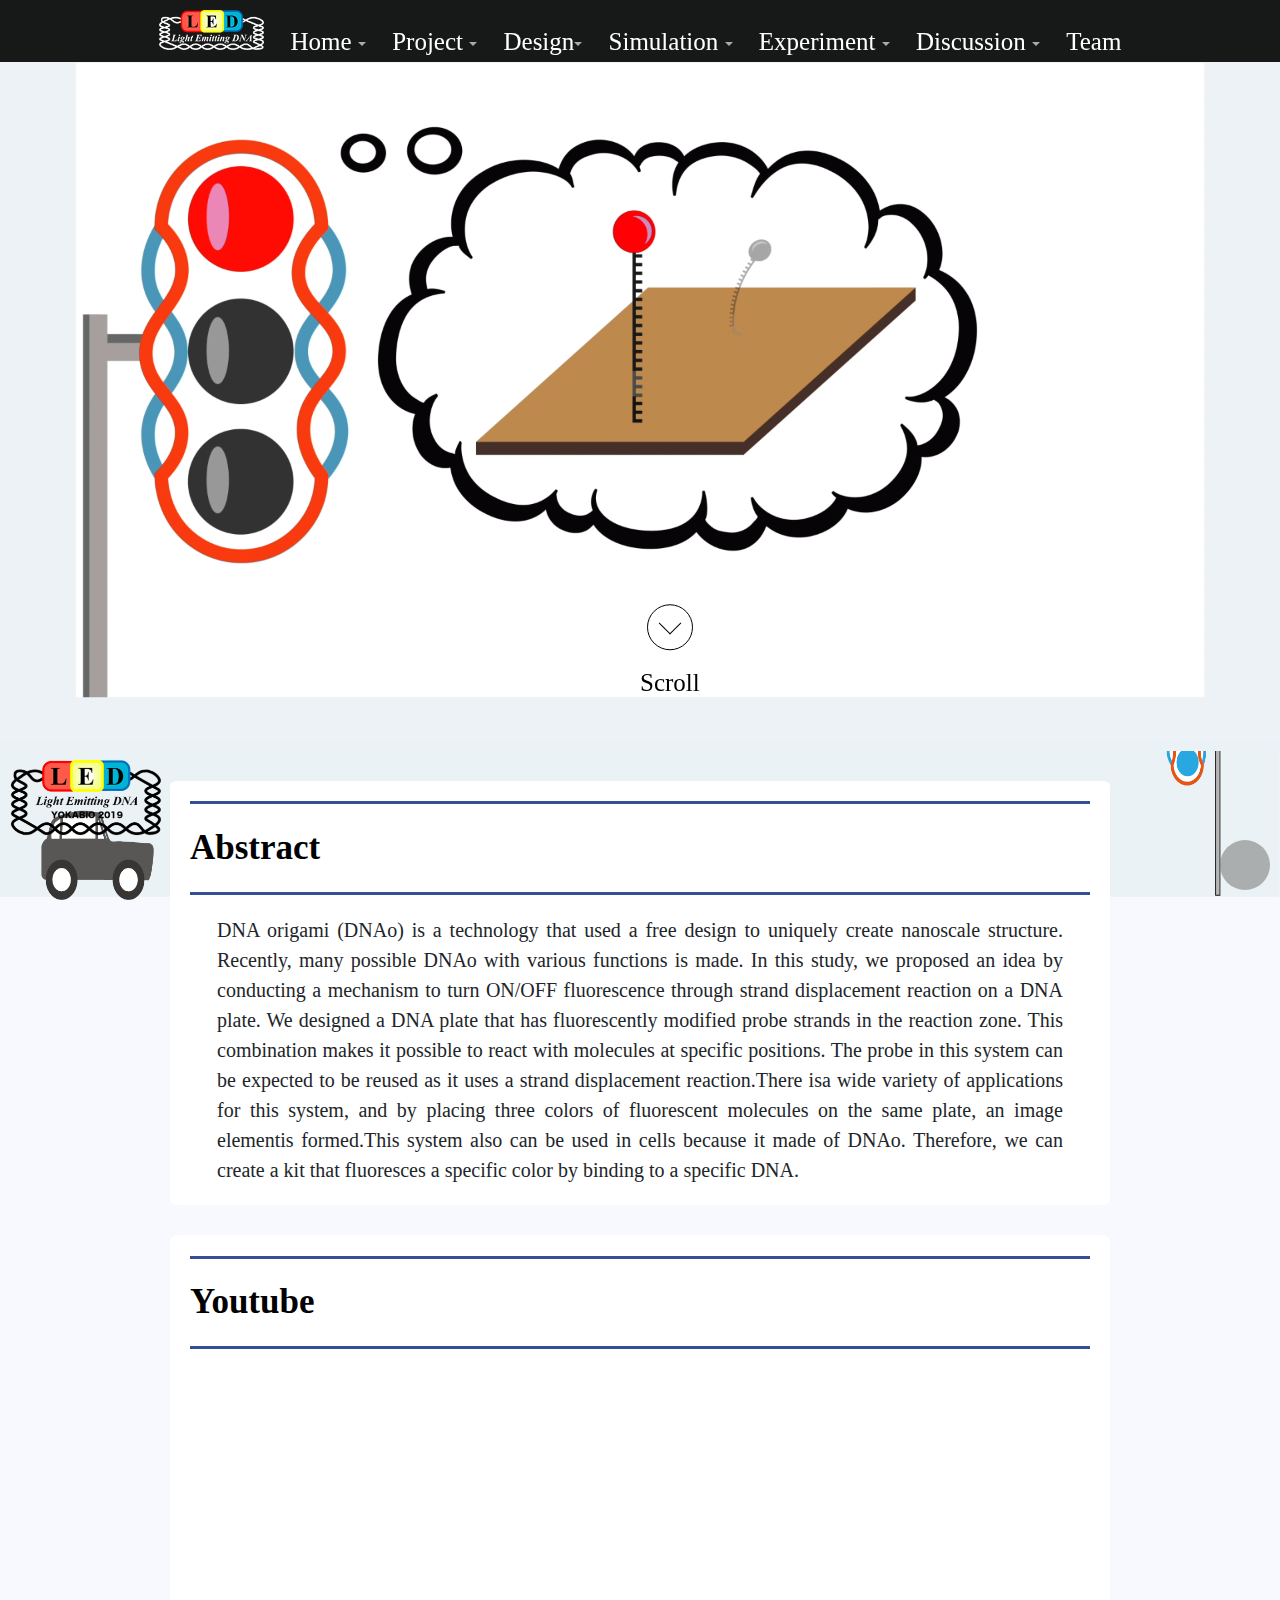
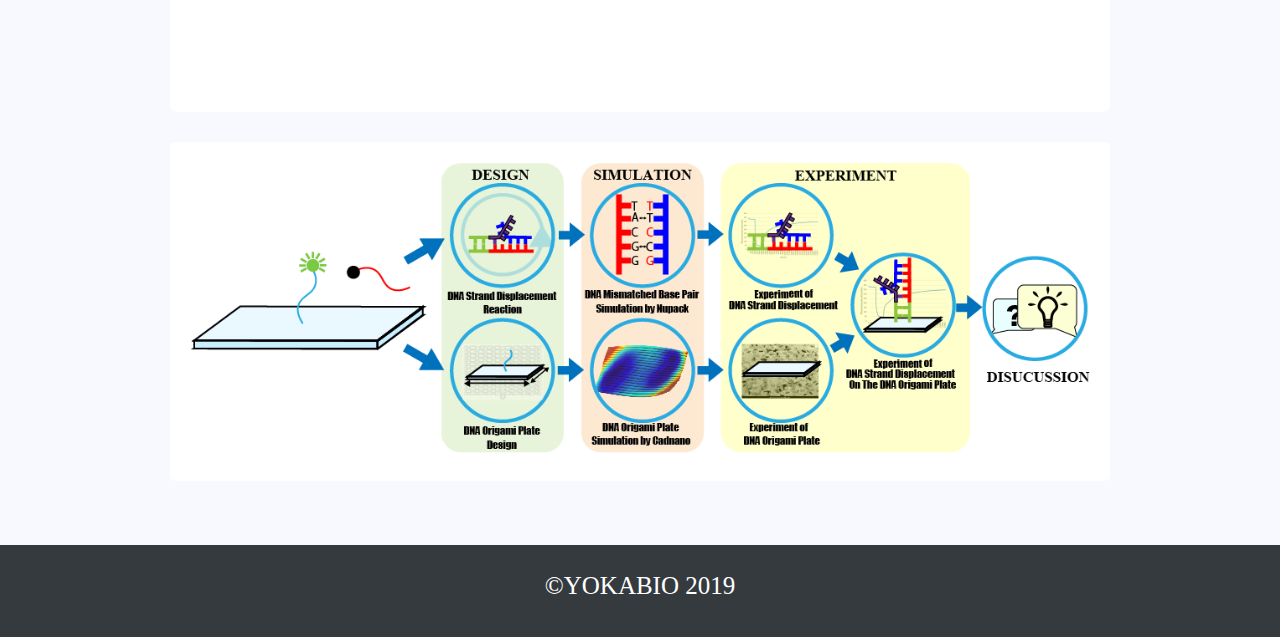
<file: index.html>
<!doctype html>

<html lang="ja">



<head>

	<meta charset="utf-8">

	<meta name="viewport" content="width=device-width, initial-scale=1, shrink-to-fit=no">

	<meta http-equiv="x-ua-compatible" content="ie=edge">


	<link rel="stylesheet" href="Web/common.css">


	<link rel="stylesheet" href="https://use.fontawesome.com/releases/v5.2.0/css/all.css" integrity="sha384-hWVjflwFxL6sNzntih27bfxkr27PmbbK/iSvJ+a4+0owXq79v+lsFkW54bOGbiDQ" crossorigin="anonymous">


	<title>YOKABIO2019</title>


	<script src="https://ajax.googleapis.com/ajax/libs/jquery/3.2.1/jquery.min.js"></script>
	<script src="Web/js/jquery.rwdImageMaps.min.js"></script>
	<script src="Web/cjs/ham_menu.js"></script>
	<script src="Web/cjs/imagemap.js"></script>
	<script src="Web/cjs/menu_scroll.js"></script>
	<script src="Web/cjs/scroll.js"></script>
	<script src="Web/cjs/submenu.js"></script>
	<script src="Web/cjs/submenu_k.js"></script>
	<script src="Web/cjs/top_image.js"></script>
</head>



<body>
	<!--Topについて-->
	<header>
		<div class="space"></div>
		<video src="Web/img/main.mp4" loop autoplay muted playsinline ></video>
		<a href="#subA"><span></span>Scroll</a>
	</header>
		
	<!--ハンバーガーメニュー-->
	<div class="navToggle">
		<span></span><span></span><span></span><span>menu</span>
	</div>
	<nav class="globalMenuSp">
		<ul>
			<div class="space"></div><div class="space"></div><div class="space"></div><div class="space"></div>
			<li><a href="Web/Home/Home.html">Home <span class="caret"></span></a></li>
			<li><a href="Web/Project/Project.html">Project <span class="caret"></span></a></li>
			<li><a href="Web/Design/Design.html">Design<span class="caret"></span></a></li>
			<li><a href="Web/Simulation/Simulation.html">Simulation <span class="caret"></span></a></li>
			<li><a href="Web/Experiment/Experiment.html">Experiment <span class="caret"></span></a></li>
			<li><a href="Web/Discussion/Discussion.html">Discussion<span class="caret"></span></a></li>
			<li><a href="Web/Team/Team.html">Team</a></li>
		</ul>
	</nav>
		
			
	<!--↓ナビゲーションバー(メイン)↓-->
	<nav id="menu-wrap2">
		<div class="cp_navi">
		<ul>
			<li><a href="Web/Home/Home.html"><img src="Web/img/icon.png" height="40px"><a></li>
			<li>
				<a href="Web/Home/Home.html">Home <span class="caret"></span></a>
				<div>
				<ul>
					<li><a href="Web/Home/Home.html#ABSTRACT">Abstract</a></li>
					<li><a href="Web/Home/Home.html#YOUTUBE">Youtube</a></li>
				</ul>
				</div>
			</li>
			<li>
				<a href="Web/Project/Project.html">Project <span class="caret"></span></a>
				<div>
				<ul>
					<li><a href="Web/Project/Project.html#Background">Background</a></li>
					<li><a href="Web/Project/Project.html#TheProblem">The Problem</a></li>
					<li><a href="Web/Project/Project.html#Idea">Our idea</a></li>
				</ul>
				</div>
			</li>
			<li>
				<a href="Web/Design/Design.html">Design<span class="caret"></span></a>
				<div>
				<ul>
					<li><a href="Web/Design/Design.html#Mechanism">Mechanism</a></li>
					<li><a href="Web/Design/Design.html#DNAo">DNA origami</a></li>
					<li><a href="Web/Design/Design.html#DSD">DNA strand displacement network</a></li>
				</ul>
				</div>
			</li>
			<li>
				<a href="Web/Simulation/Simulation.html">Simulation <span class="caret"></span></a>
				<div>
				<ul>
					<li><a href="Web/Simulation/Simulation.html#cadnano">cadnano</a></li>
					<li><a href="Web/Simulation/Simulation.html#nupack">nupack</a></li>
				</ul>
				</div>
			</li>
			<li>
				<a href="Web/Experiment/Experiment.html">Experiment <span class="caret"></span></a>
				<div>
				<ul>
					<li><a href="Web/Experiment/Experiment.html#DNAo">DNA origami</a></li>
					<li><a href="Web/Experiment/Experiment.html#DSDr">DNA strand displacement reaction</a></li>
					<li><a href="Web/Experiment/Experiment.html#san">DNA strand displacement reaction on the DNA origami</a></li>
				</ul>
				</div>
			</li>
			<li>
				<a href="Web/Discussion/Discussion.html">Discussion <span class="caret"></span></a>
				<div>
				<ul>
					<li><a href="Web/Discussion/Discussion.html#Summary">Summary</a></li>
					<li><a href="Web/Discussion/Discussion.html#eva">Evaluate our method</a></li>
					<li><a href="Web/Discussion/Discussion.html#Future">Future</a></li>
					<li><a href="Web/Discussion/Discussion.html#ELSI">ELSI</a></li>
				</ul>
				</div>
			</li>							
			<li><a href="Web/Team/Team.html">Team</a></li>
		</ul>
		</div>
	</nav>
	<!--↑ナビゲーションバー(メイン)↑-->
				
	<!--↓ナビゲーションバー(サブ)-->
	<div id="na">
		<div id="navitop">
			<li><a href="Web/Home/Home.html"><img src="Web/img/icon2.png"><a></li>
		</div>
	</div>
	<!--↑ナビゲーションバー(サブ)↑-->
				
	<!--↓トップに戻るボタン↓-->
	<div id="page_top">
		<i class="fas fa-angle-double-up fa-2x faa-bounce animated-hover top-bottom"></i>
	<a href="#"></a></div>
	<!--↑トップに戻るボタン↑-->
		
						
   <!--<div class="space"></div>-->
		

		
		
		
		
	<main class="container">
		
		<div class="space" id="subA"></div>

		<div class="section1"  id="ABSTRACT">
			<h1>Abstract</h1>
			<div class="space"></div>
			<p>DNA origami  (DNAo) is a technology that used a free design to uniquely create nanoscale structure.  Recently,  many  possible DNAo  with  various  functions is made.  In  this  study,  we proposed an idea by conducting a mechanism to turn ON/OFF fluorescence through strand displacement  reaction  on  a  DNA  plate.  We  designed  a  DNA  plate  that has fluorescently modified probe strands in the reaction zone. This combination makes it possible to react with molecules at specific positions. The probe in this system can be expected to be reused as it uses a strand displacement reaction.There isa wide variety of applications for this system, and by placing three colors of fluorescent molecules on the same plate, an image elementis formed.This system also can be used in cells because it made of DNAo. Therefore, we can create a kit that fluoresces a specific color by binding to a specific DNA.</p>
		</div>
	
		<div class="space"></div>

		<div class="section1" id="YOUTUBE">
			<h1>Youtube</h1>
			<div class="space"></div>
			<iframe width="560" height="315" src="https://www.youtube.com/embed/KiOaqvqnDb8" frameborder="0" allow="accelerometer; autoplay; encrypted-media; gyroscope; picture-in-picture" allowfullscreen></iframe>
		</div>
						
		<div class="space"></div>
						
		<div class="section1">
			<img class="imageIn" src="Web/img/map.png" usemap="#image-map">
			<map name="image-map">
				<area shape="circle" coords="374,88,64" href="Web/Design/Design.html#DSD"/>
				<area shape="circle" coords="540,88,62" href="Web/Simulation/Simulation.html#nupack"/>
				<area shape="circle" coords="707,88,64" href="Web/Experiment/Experiment.html#DSDr"/>
				<area shape="circle" coords="373,248,61" href="Web/Design/Design.html#DNAo"/>
				<area shape="circle" coords="541,249,61" href="Web/Simulation/Simulation.html#cadnano"/>
				<area shape="circle" coords="705,249,64" href="Web/Experiment/Experiment.html#DNAo" alt="" />
				<area shape="circle" coords="854,172,63" href="Web/Experiment/Experiment.html#san"/>
				<area shape="circle" coords="1009,174,64" href="Web/Discussion/Discussion.html"/>
			</map>
		</div>
		
		
	</main>


	<footer>
		<p>&copy;YOKABIO 2019</p>
	</footer>

</body>

</html>
</file>
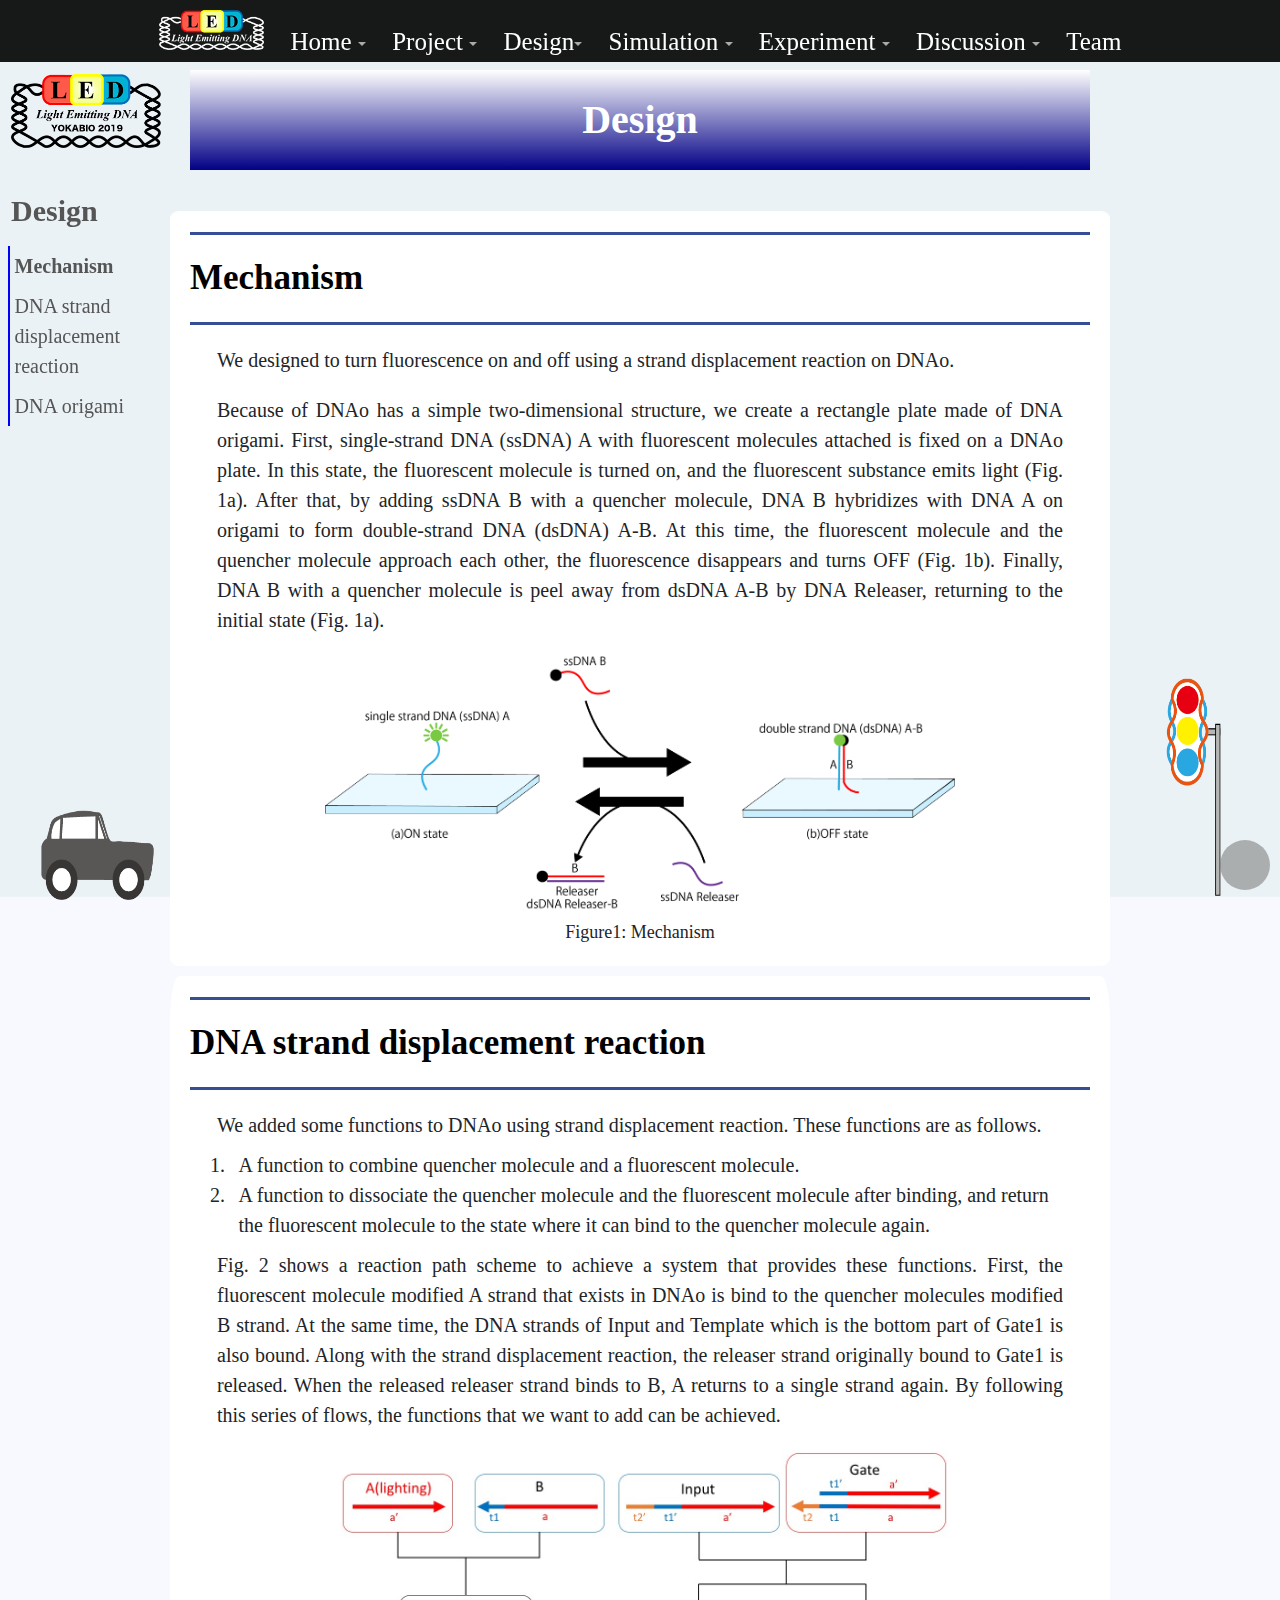
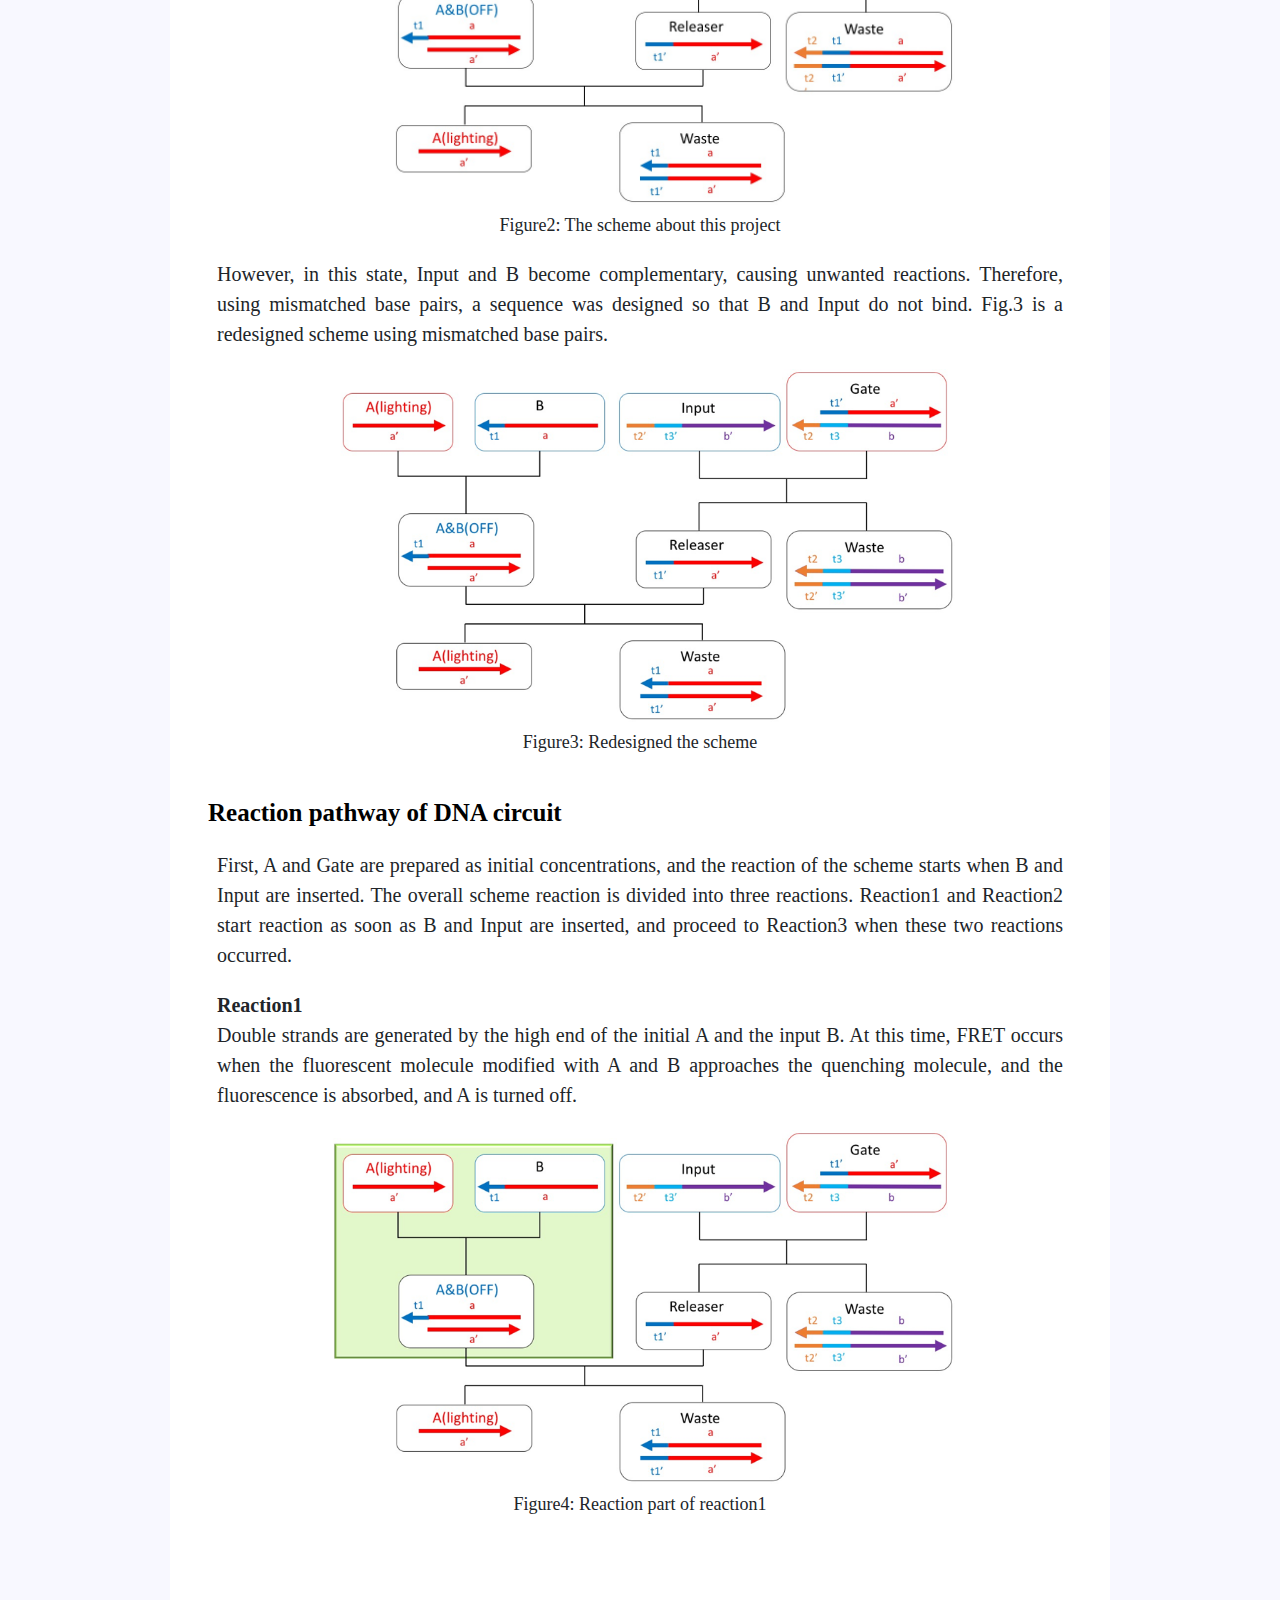
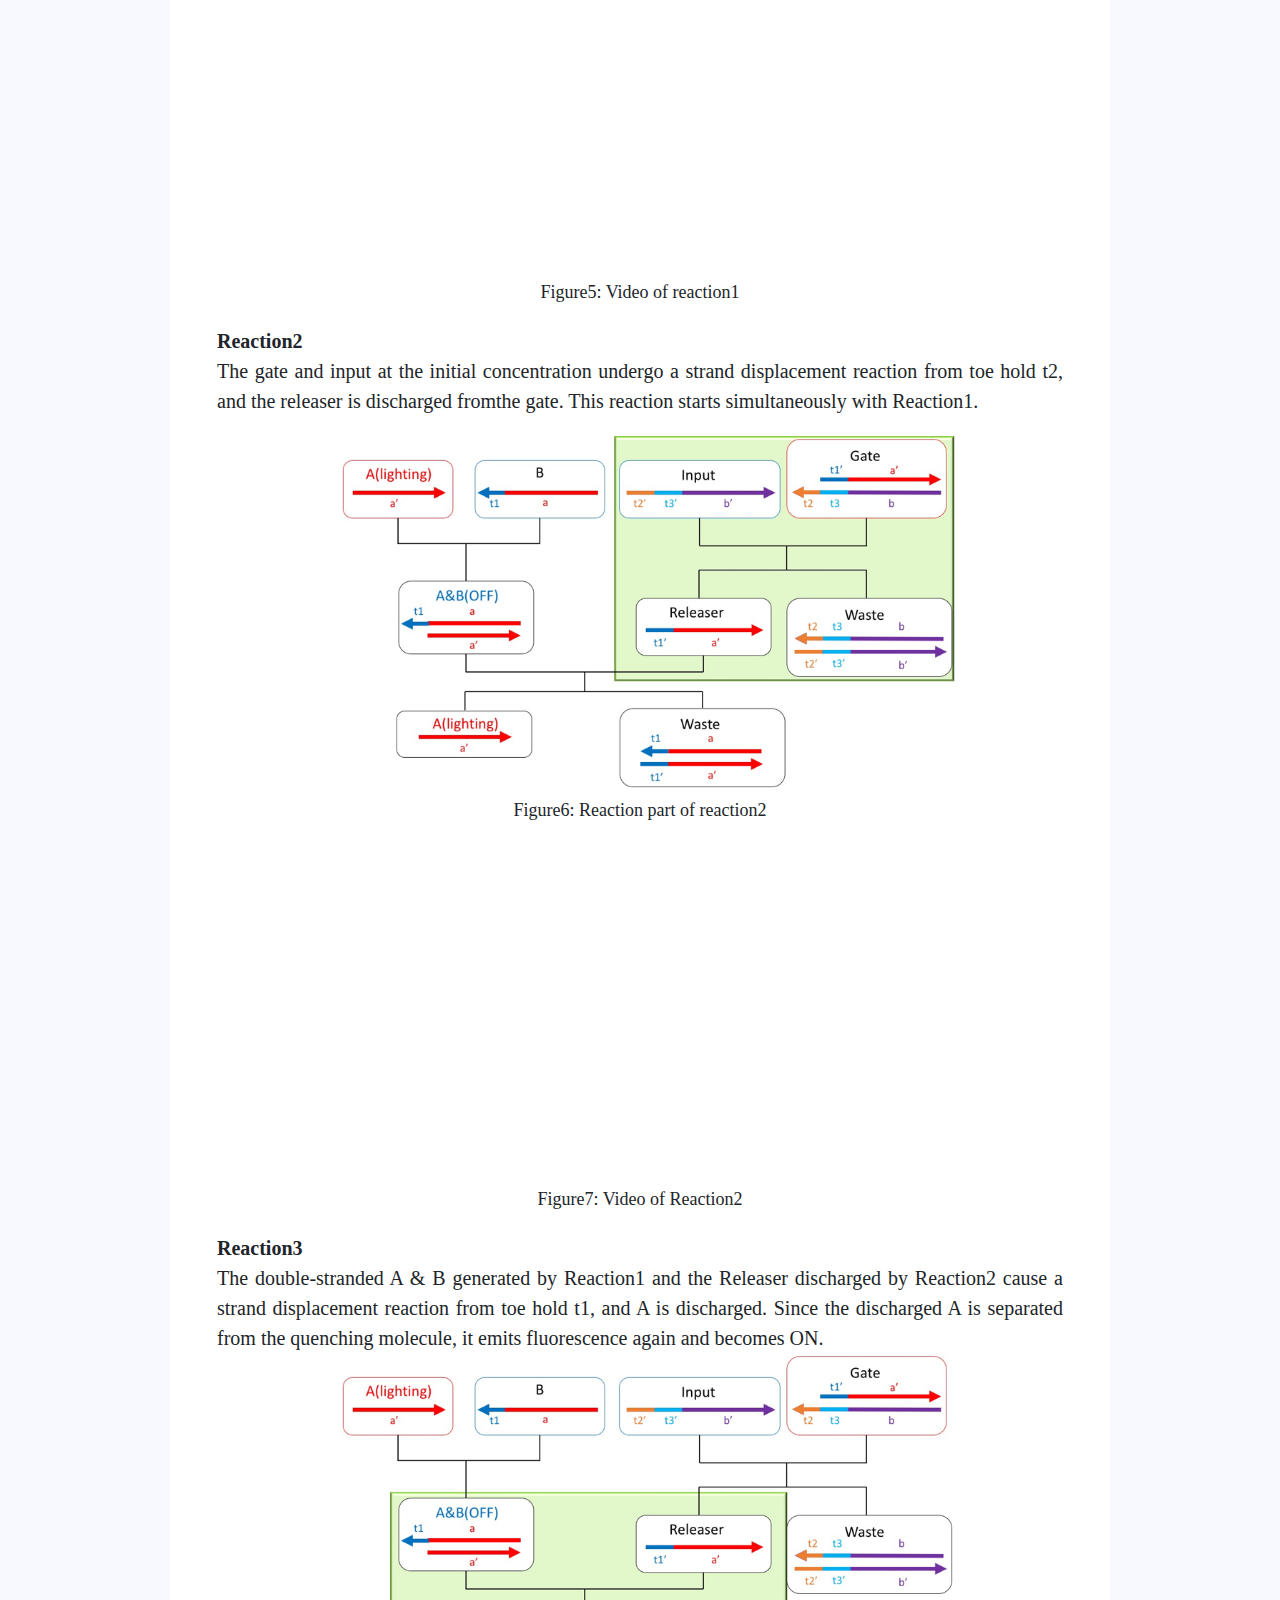
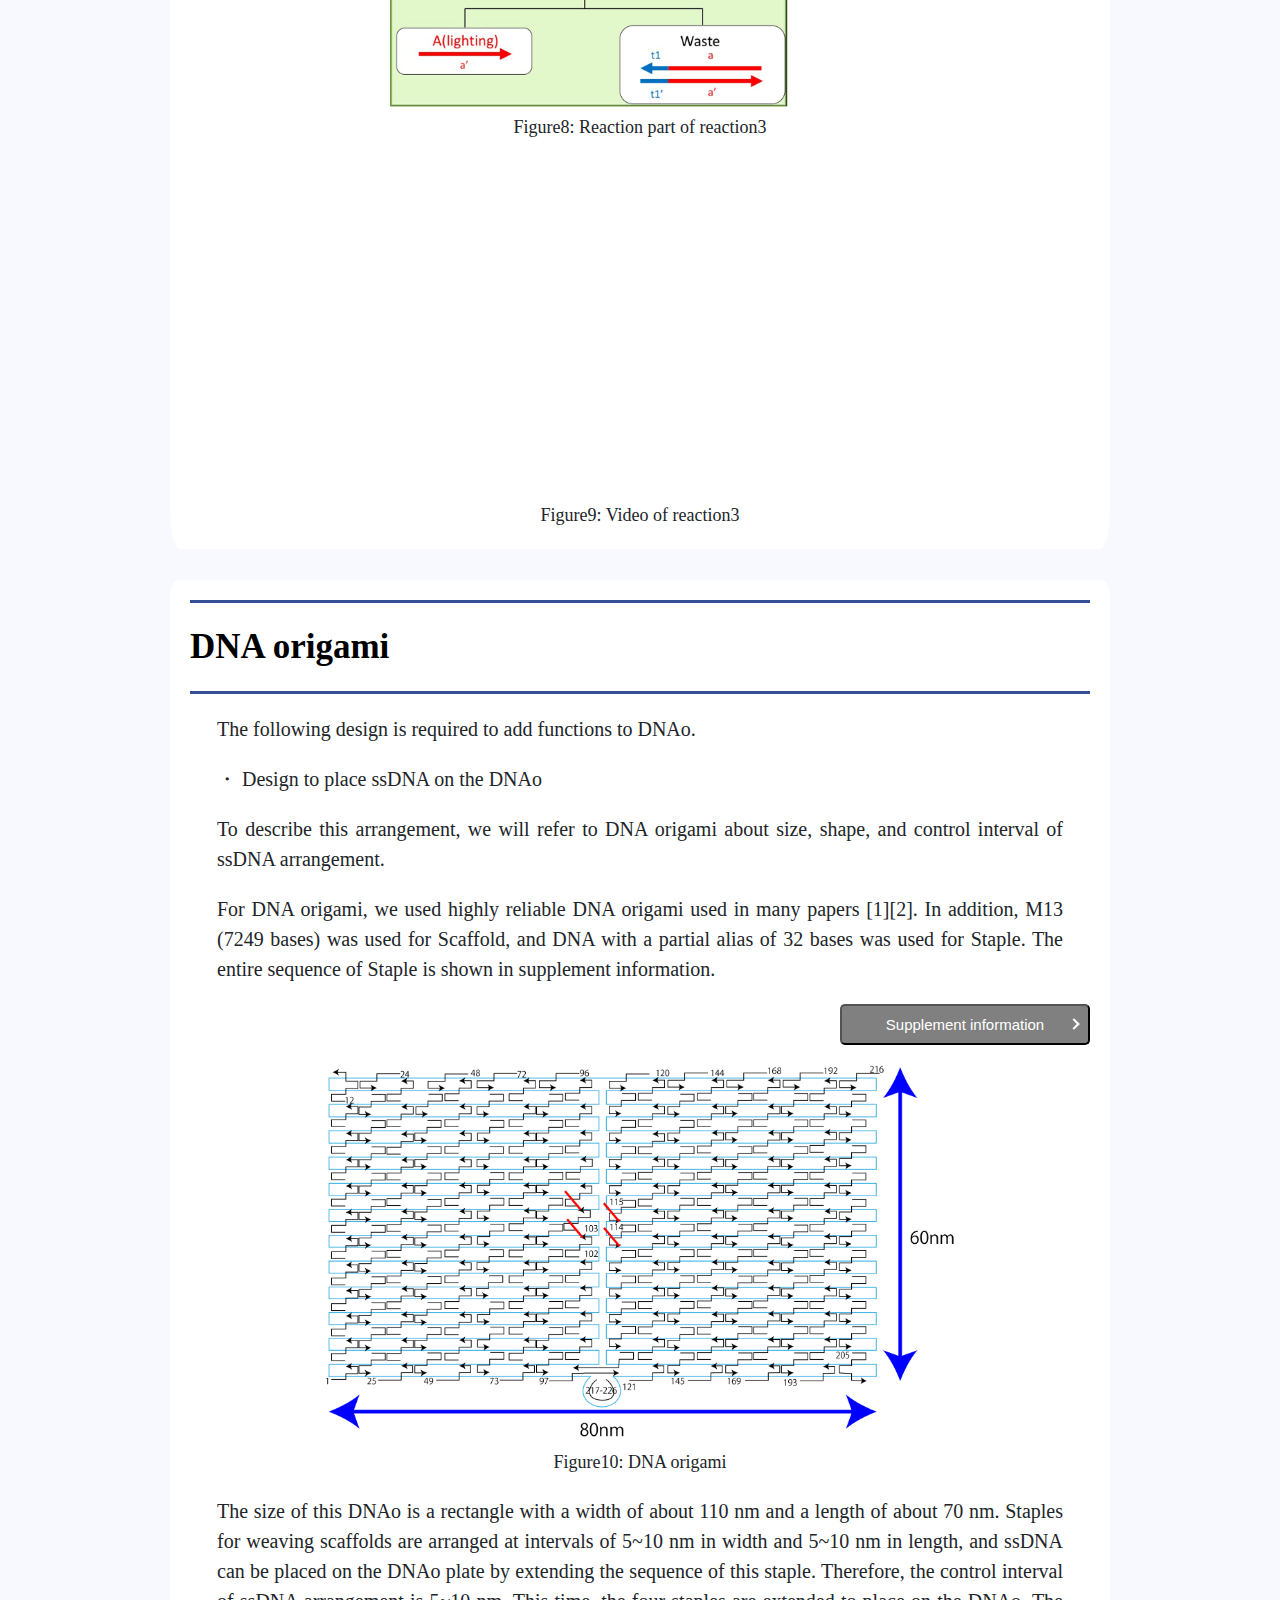
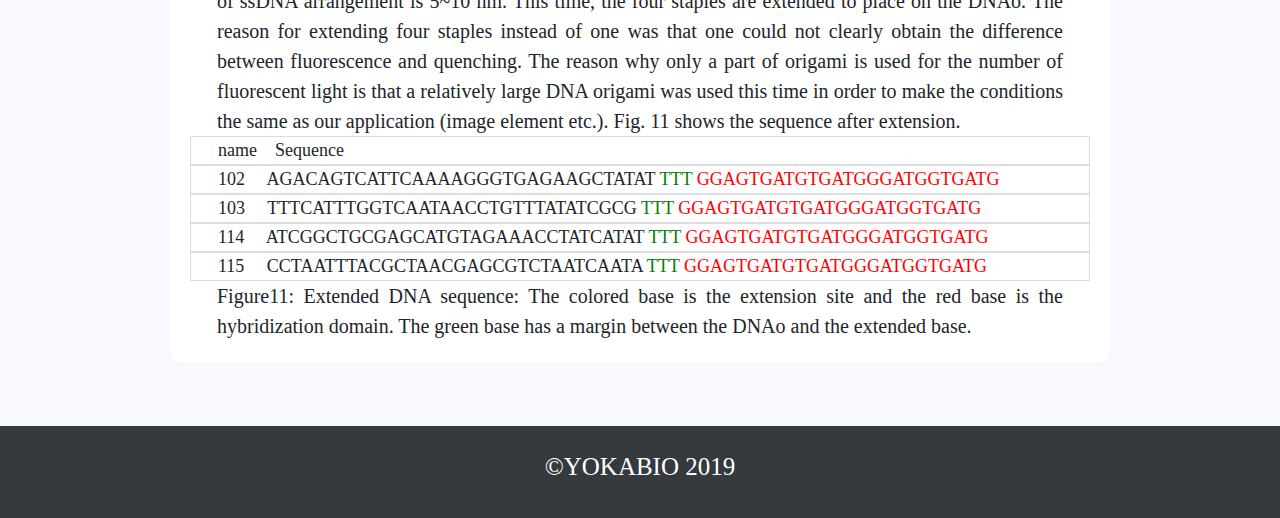
<file: Web/Design/Design.html>
<!doctype html>

<html lang="ja">



<head>

	<meta charset="utf-8">

	<meta name="viewport" content="width=device-width, initial-scale=1, shrink-to-fit=no">

	<meta http-equiv="x-ua-compatible" content="ie=edge">


	<link rel="stylesheet" href="../common.css">


	<link rel="stylesheet" href="https://use.fontawesome.com/releases/v5.2.0/css/all.css" integrity="sha384-hWVjflwFxL6sNzntih27bfxkr27PmbbK/iSvJ+a4+0owXq79v+lsFkW54bOGbiDQ" crossorigin="anonymous">


	<title>YOKABIO2019</title>


	<script src="https://ajax.googleapis.com/ajax/libs/jquery/3.2.1/jquery.min.js"></script>
	<script src="../js/jquery.rwdImageMaps.min.js"></script>
	<script src="../cjs/ham_menu.js"></script>
	<script src="../cjs/imagemap.js"></script>
	<script src="../cjs/menu_scroll.js"></script>
	<script src="../cjs/scroll.js"></script>
	<script src="../cjs/submenu.js"></script>
	<script src="../cjs/submenu_k.js"></script>
	<script src="../cjs/top_image.js"></script>
</head>


<body>
	<!--ハンバーガーメニュー-->
	<div class="navToggle">
		<span></span><span></span><span></span><span>menu</span>
	</div>
	<nav class="globalMenuSp">
		<ul>
			<div class="space"></div><div class="space"></div><div class="space"></div><div class="space"></div>
			<li><a href="../Home/Home.html">Home <span class="caret"></span></a></li>
			<li><a href="../Project/Project.html">Project <span class="caret"></span></a></li>
			<li><a href="../Design/Design.html">Design<span class="caret"></span></a></li>
			<li><a href="../Simulation/Simulation.html">Simulation <span class="caret"></span></a></li>
			<li><a href="../Experiment/Experiment.html">Experiment <span class="caret"></span></a></li>
			<li><a href="../Discussion/Discussion.html">Discussion<span class="caret"></span></a></li>
			<li><a href="../Team/Team.html">Team</a></li>
		</ul>
	</nav>
		
			
	<!--↓ナビゲーションバー(メイン)↓-->
	<nav id="menu-wrap2">
		<div class="cp_navi">
		<ul>
			<li><a href="../Home/Home.html"><img src="../img/icon.png" height="40px"><a></li>
			<li>
				<a href="../Home/Home.html">Home <span class="caret"></span></a>
				<div>
				<ul>
					<li><a href="../Home/Home.html#ABSTRACT">Abstract</a></li>
					<li><a href="../Home/Home.html#YOUTUBE">Youtube</a></li>
				</ul>
				</div>
			</li>
			<li>
				<a href="../Project/Project.html">Project <span class="caret"></span></a>
				<div>
				<ul>
					<li><a href="../Project/Project.html#Background">Background</a></li>
					<li><a href="../Project/Project.html#TheProblem">The Problem</a></li>
					<li><a href="../Project/Project.html#Idea">Our Idea</a></li>
				</ul>
				</div>
			</li>
			<li>
				<a href="../Design/Design.html">Design<span class="caret"></span></a>
				<div>
				<ul>
					<li><a href="../Design/Design.html#Mechanism">Mechanism</a></li>
					<li><a href="../Design/Design.html#DSD">DNA strand displacement reaction</a></li>
					<li><a href="../Design/Design.html#DNAo">DNA origami</a></li>
				</ul>
				</div>
			</li>
			<li>
				<a href="../Simulation/Simulation.html">Simulation <span class="caret"></span></a>
				<div>
				<ul>
					<li><a href="../Simulation/Simulation.html#nupack">Simulation of strand displacement reaction by nupack</a></li>
					<li><a href="../Simulation/Simulation.html#cadnano">Simulation of DNA origami by caDNAno</a></li>
				</ul>
				</div>
			</li>
			<li>
				<a href="../Experiment/Experiment.html">Experiment <span class="caret"></span></a>
				<div>
				<ul>
					<li><a href="../Experiment/Experiment.html#DNAo">DNA origami</a></li>
					<li><a href="../Experiment/Experiment.html#DSDr">DNA strand displacement reaction</a></li>
					<li><a href="../Experiment/Experiment.html#san">DNA strand displacement reaction on the DNA origami</a></li>
				</ul>
				</div>
			</li>
			<li>
				<a href="../Discussion/Discussion.html">Discussion <span class="caret"></span></a>
				<div>
				<ul>
					<li><a href="../Discussion/Discussion.html#Summary">Summary</a></li>
					<li><a href="../Discussion/Discussion.html#eva">Evaluate our method</a></li>
					<li><a href="../Discussion/Discussion.html#Future">Future</a></li>
					<li><a href="../Discussion/Discussion.html#ELSI">ELSI</a></li>
				</ul>
				</div>
			</li>
			<li><a href="../Team/Team.html">Team</a></li>
		</ul>
		</div>
	</nav>
	<!--↑ナビゲーションバー(メイン)↑-->

	<!--↓ナビゲーションバー(サブ)-->
	<div id="na">
		<div id="navitop">
			<li><a href="#Top"><img src="../img/icon2.png"><a></li>
			<li><a href="#Top"><h1>Design</h1></a></li>
			<ul id="navi">
				<li><a href="#Mechanism">Mechanism</a></li>
				<li><a href="#DSD">DNA strand displacement reaction</a></li>
				<li><a href="#DNAo">DNA origami</a></li>
			</ul>
		</div>
	</div>
	<!--↑ナビゲーションバー(サブ)↑-->
	<!--↓トップに戻るボタン↓-->
	<div id="page_top">
		<i class="fas fa-angle-double-up fa-2x faa-bounce animated-hover top-bottom"></i>
	<a href="#"></a></div>
	<!--↑トップに戻るボタン↑-->
						
	<!--<div class="space"></div>-->
		

	<main class="container">
	<div class="space"></div>
	<div class="space"></div>
	<div class="space"></div>
	<div class="midasi"  id="Top"><h1>Design</h1></div>
		
	<div class="section1"  id="Mechanism">
		<h1>Mechanism</h1>
		<div class="space"></div>
		<p>We designed to turn fluorescence on and off using a strand displacement reaction on DNAo.</p>
		<div class="space"></div>
		<p>Because of DNAo has a simple two-dimensional structure, we create a rectangle plate made of DNA origami. First, single-strand DNA (ssDNA) A with fluorescent molecules attached is fixed on a DNAo plate. In this state, the fluorescent molecule is turned on, and the fluorescent substance emits light (Fig. 1a). After that, by adding ssDNA B with a quencher molecule, DNA B hybridizes with DNA A on origami to form double-strand DNA (dsDNA) A-B. At this time, the fluorescent molecule and the quencher molecule approach each other, the fluorescence disappears and turns OFF (Fig. 1b). Finally, DNA B with a quencher molecule is peel away from dsDNA A-B by DNA Releaser, returning to the initial state (Fig. 1a).</p>
		<div class="space"></div>
		<div class="figure">
			<img src="../img/DFigure1.png">
			<p>Figure1: Mechanism</p>
		</div>
	</div>
	
	<div class="section1"  id="DSD">
		<h1>DNA strand displacement reaction</h1>
		<div class="space"></div>
		<p>We added some functions to DNAo using strand displacement reaction. These functions are as follows.</p>
		<ol>
			<li>A function to combine quencher molecule and a fluorescent molecule.</li>
			<li>A function to dissociate the quencher molecule and the fluorescent molecule after binding, and return the fluorescent molecule to the state where it can bind to the quencher molecule again.</li>
		</ol>
		<p>Fig. 2 shows a reaction path scheme to achieve a system that provides these functions. First, the fluorescent molecule modified A strand that exists in DNAo is bind to the quencher molecules modified B strand. At the same time, the DNA strands of Input and Template which is the bottom part of Gate1 is also bound. Along with the strand displacement reaction, the releaser strand originally bound to Gate1 is released. When the released releaser strand binds to B, A returns to a single strand again. By following this series of flows, the functions that we want to add can be achieved.</p>
		<div class="space"></div>
		<div class="figure">
			<img src="../img/DFigure4.png">
			<p>Figure2: The scheme about this project</p>
		</div>
		<div class="space"></div>
		<p>However, in this state, Input and B become complementary, causing unwanted reactions. Therefore, using mismatched base pairs, a sequence was designed so that B and Input do not bind. Fig.3 is a redesigned scheme using mismatched base pairs. </p>
		<div class="space"></div>
		<div class="figure">
			<img src="../img/DFigure3.png">
			<p>Figure3: Redesigned the scheme</p>
		</div>
		<div class="space"></div>
		<h2>Reaction pathway of DNA circuit</h2>
		<p>First, A and Gate are prepared as initial concentrations, and the reaction of the scheme starts when B and Input are inserted. The overall scheme reaction is divided into three reactions. Reaction1 and Reaction2 start reaction as soon as B and Input are inserted, and proceed to Reaction3 when these two reactions occurred.</p>
		<div class="space"></div>
		<p><b>Reaction1</b></p>
		<p>Double strands are generated by the high end of the initial A and the input B. At this time, FRET occurs when the fluorescent molecule modified with A and B approaches the quenching molecule, and the fluorescence is absorbed, and A is turned off.</p>
		<div class="space"></div>
		<div class="figure">
			<img src="../img/DFigure5.png">
			<p>Figure4: Reaction part of reaction1 </p>
		</div>
		<div class="figure">
			<video src="../img/DVideo1.mp4" loop autoplay muted playsinline></video>
			<p>Figure5: Video of reaction1</p>
		</div>
		<div class="space"></div>
		<p><b>Reaction2</b></p>
		<p>The gate and input at the initial concentration undergo a strand displacement reaction from toe hold t2, and the releaser is discharged fromthe gate. This reaction starts simultaneously with Reaction1.</p>
		<div class="space"></div>
		<div class="figure">
			<img src="../img/DFigure6.png">
			<p>Figure6: Reaction part of reaction2</p>
		</div>
		<div class="figure">
			<video src="../img/DVideo2.mp4" loop autoplay muted playsinline></video>
			<p>Figure7: Video of Reaction2</p>
		</div>
		<div class="space"></div>
		<p><b>Reaction3</b></p>
		<p>The double-stranded A & B generated by Reaction1 and the Releaser discharged by Reaction2 cause a strand displacement reaction from toe hold t1, and A is discharged. Since the discharged A is separated from the quenching molecule, it emits fluorescence again and becomes ON.</p>
		<div class="figure">
			<img src="../img/DFigure7.png">
			<p>Figure8: Reaction part of reaction3</p>
		</div>
		<div class="figure">
			<video src="../img/DVideo3.mp4" loop autoplay muted playsinline></video>
			<p>Figure9: Video of reaction3</p>
		</div>
							
	</div>
	
	<div class="space" id="subA"></div>

	<div class="section1"  id="DNAo">
		<h1>DNA origami</h1>
		<div class="space"></div>
		<p>The following design is required to add functions to DNAo.</p>
		<div class="space"></div>
		<p>・ Design to place ssDNA on the DNAo</p>
		<div class="space"></div>
		<p>To describe this arrangement, we will refer to DNA origami about size, shape, and control interval of ssDNA arrangement.</p>
		<div class="space"></div>
		<p>For DNA origami, we used highly reliable DNA origami used in many papers [1][2]. In addition, M13 (7249 bases) was used for Scaffold, and DNA with a partial alias of 32 bases was used for Staple. The entire sequence of Staple is shown in supplement information.</p>
		<div class="space"></div>
		<div class="btnblock">
			<a href="../SI/SI.html#array">
				<button type="submit" class="btn">Supplement information</button>
			</a>
		</div>
		<div class="space"></div>
		<div class="figure">
			<img src="../img/DFigure2.png">
			<p>Figure10: DNA origami</p>
		</div>
		<div class="space"></div>
							
		<p>The size of this DNAo is a rectangle with a width of about 110 nm and a length of about 70 nm. Staples for weaving scaffolds are arranged at intervals of 5~10 nm in width and 5~10 nm in length, and ssDNA can be placed on the DNAo plate by extending the sequence of this staple. Therefore, the control interval of ssDNA arrangement is 5~10 nm. This time, the four staples are extended to place on the DNAo. The reason for extending four staples instead of one was that one could not clearly obtain the difference between fluorescence and quenching. The reason why only a part of origami is used for the number of fluorescent light is that a relatively large DNA origami was used this time in order to make the conditions the same as our application (image element etc.). Fig. 11 shows the sequence after extension.</p>
							
		<div class="array">
			<p>name&emsp;Sequence</p>
			<p>102&emsp;	AGACAGTCATTCAAAAGGGTGAGAAGCTATAT <font color="green">TTT</font> <font color="red">GGAGTGATGTGATGGGATGGTGATG</font></p>
			<p>103&emsp;	TTTCATTTGGTCAATAACCTGTTTATATCGCG <font color="green">TTT</font> <font color="red">GGAGTGATGTGATGGGATGGTGATG</font></p>
			<p>114&emsp;	ATCGGCTGCGAGCATGTAGAAACCTATCATAT <font color="green">TTT</font> <font color="red">GGAGTGATGTGATGGGATGGTGATG</font></p>
			<p>115&emsp;	CCTAATTTACGCTAACGAGCGTCTAATCAATA <font color="green">TTT</font> <font color="red">GGAGTGATGTGATGGGATGGTGATG</font></p>
		</div>
		<p>Figure11: Extended DNA sequence: The colored base is the extension site and the red base is the hybridization domain. The green base has a margin between the DNAo and the extended base.</p>
	</div>
	</main>


	<footer>
		<p>&copy;YOKABIO 2019</p>
	</footer>



</body>



</html>
</file>
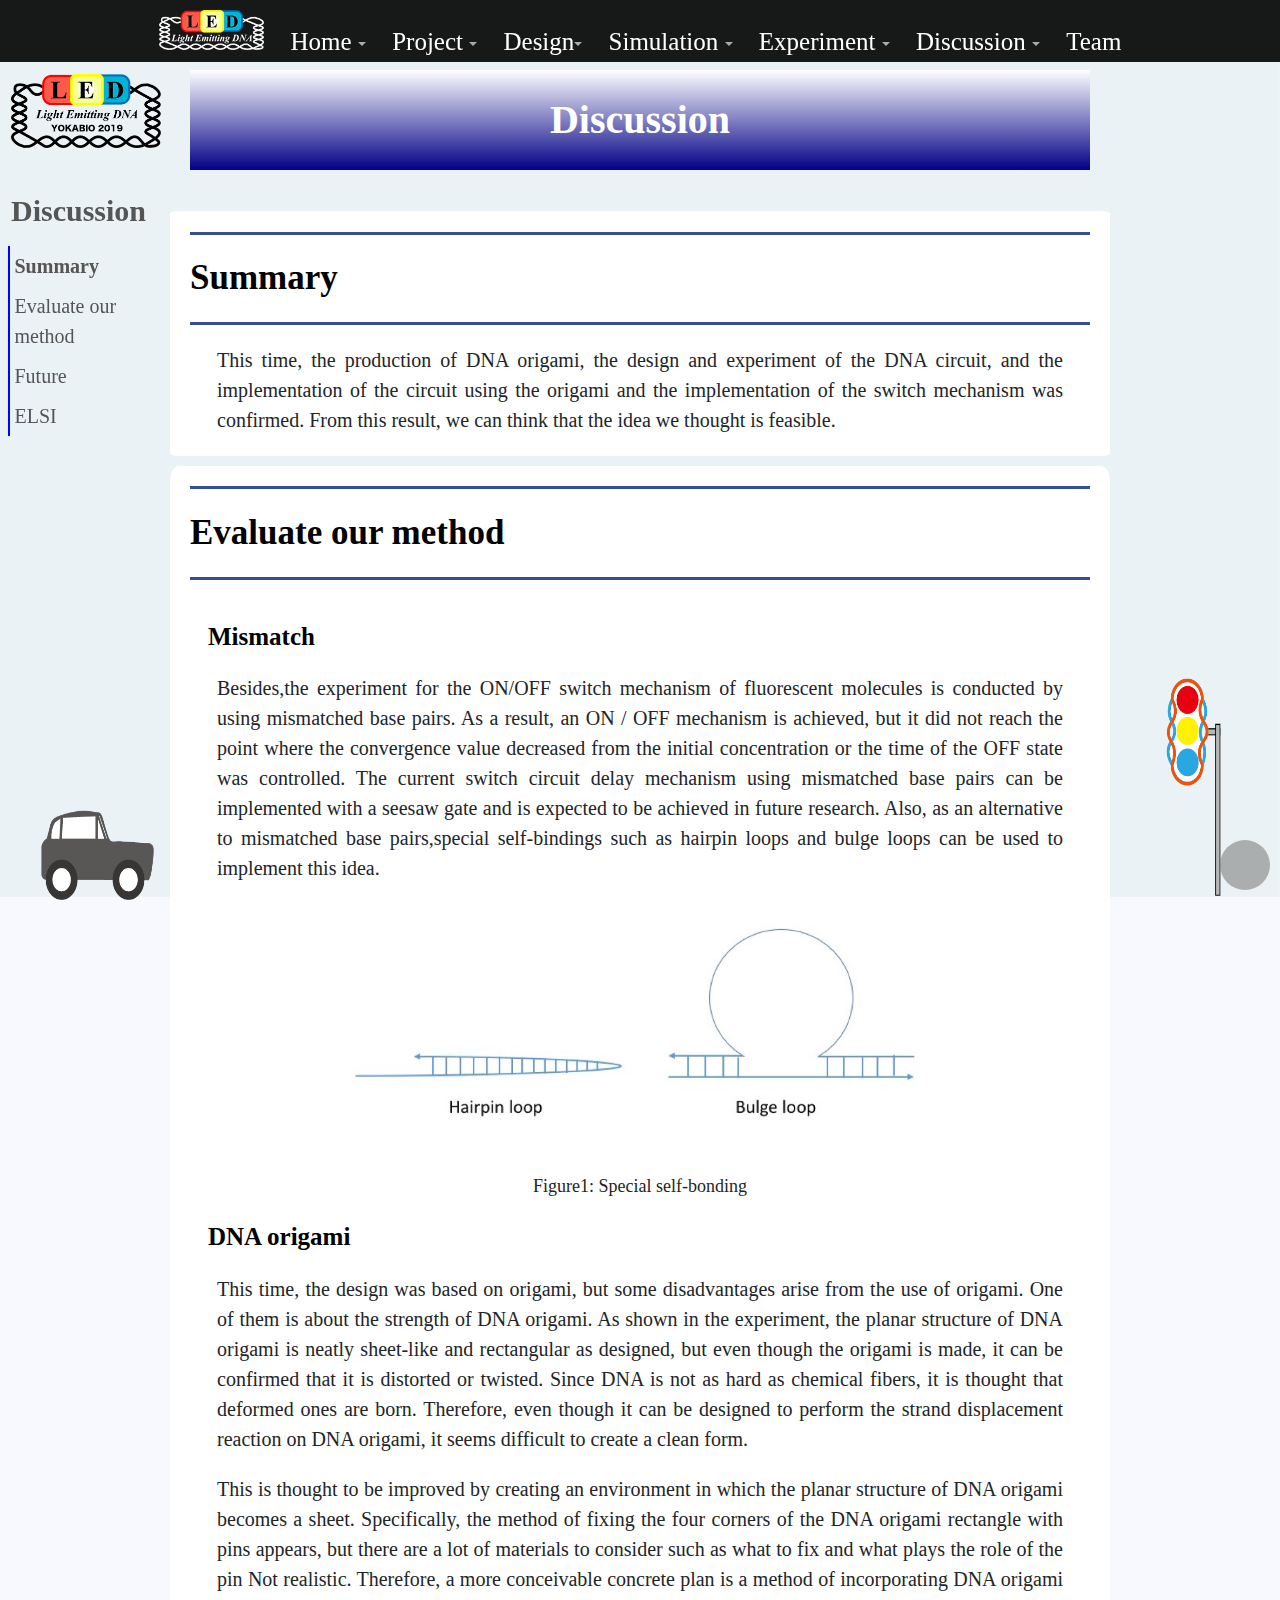
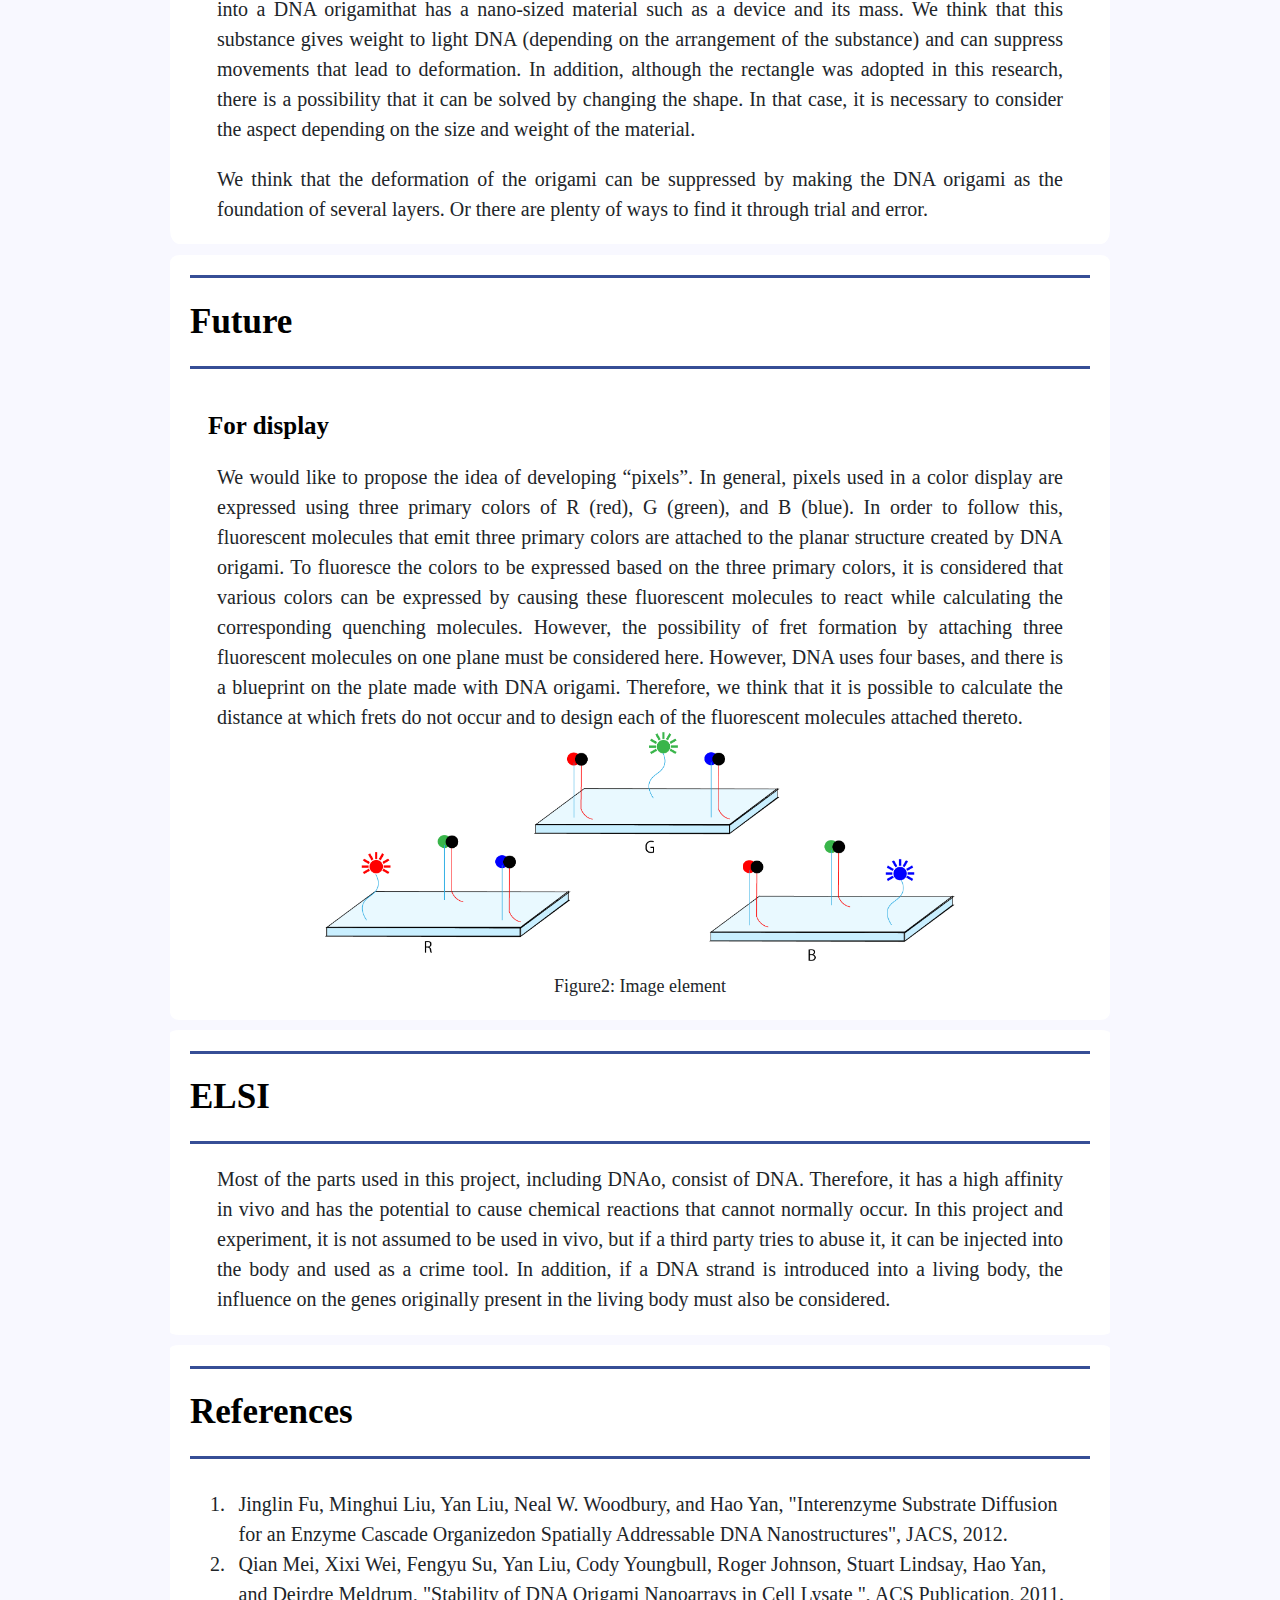
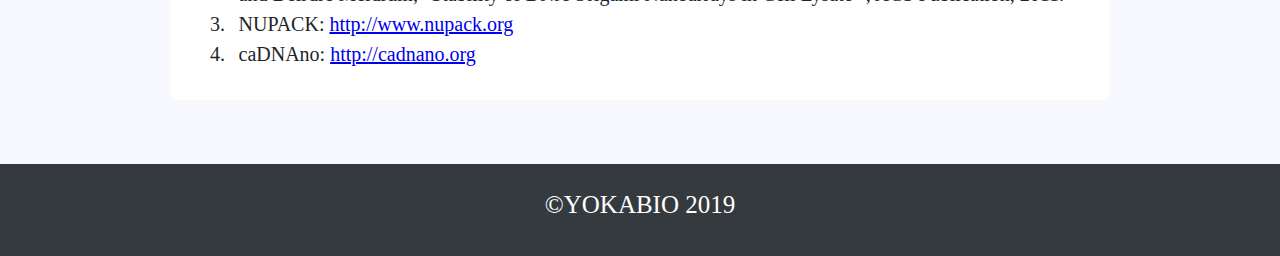
<file: Web/Discussion/Discussion.html>
<!doctype html>

<html lang="ja">



<head>

	<meta charset="utf-8">

	<meta name="viewport" content="width=device-width, initial-scale=1, shrink-to-fit=no">

	<meta http-equiv="x-ua-compatible" content="ie=edge">


	<link rel="stylesheet" href="../common.css">


	<link rel="stylesheet" href="https://use.fontawesome.com/releases/v5.2.0/css/all.css" integrity="sha384-hWVjflwFxL6sNzntih27bfxkr27PmbbK/iSvJ+a4+0owXq79v+lsFkW54bOGbiDQ" crossorigin="anonymous">


	<title>YOKABIO2019</title>


	<script src="https://ajax.googleapis.com/ajax/libs/jquery/3.2.1/jquery.min.js"></script>
	<script src="../js/jquery.rwdImageMaps.min.js"></script>
	<script src="../cjs/ham_menu.js"></script>
	<script src="../cjs/imagemap.js"></script>
	<script src="../cjs/menu_scroll.js"></script>
	<script src="../cjs/scroll.js"></script>
	<script src="../cjs/submenu.js"></script>
	<script src="../cjs/submenu_k.js"></script>
	<script src="../cjs/top_image.js"></script>
</head>



<body>
	<!--ハンバーガーメニュー-->
	<div class="navToggle">
		<span></span><span></span><span></span><span>menu</span>
	</div>
	<nav class="globalMenuSp">
		<ul>
			<div class="space"></div><div class="space"></div><div class="space"></div><div class="space"></div>
			<li><a href="../Home/Home.html">Home <span class="caret"></span></a></li>
			<li><a href="../Project/Project.html">Project <span class="caret"></span></a></li>
			<li><a href="../Design/Design.html">Design<span class="caret"></span></a></li>
			<li><a href="../Simulation/Simulation.html">Simulation <span class="caret"></span></a></li>
			<li><a href="../Experiment/Experiment.html">Experiment <span class="caret"></span></a></li>
			<li><a href="../Discussion/Discussion.html">Discussion<span class="caret"></span></a></li>
			<li><a href="../Team/Team.html">Team</a></li>
		</ul>
	</nav>
		
			
	<!--↓ナビゲーションバー(メイン)↓-->
	<nav id="menu-wrap2">
		<div class="cp_navi">
		<ul>
			<li><a href="../Home/Home.html"><img src="../img/icon.png" height="40px"><a></li>
			<li>
				<a href="../Home/Home.html">Home <span class="caret"></span></a>
				<div>
				<ul>
					<li><a href="../Home/Home.html#ABSTRACT">Abstract</a></li>
					<li><a href="../Home/Home.html#YOUTUBE">Youtube</a></li>
				</ul>
				</div>
			</li>
			<li>
				<a href="../Project/Project.html">Project <span class="caret"></span></a>
				<div>
				<ul>
					<li><a href="../Project/Project.html#Background">Background</a></li>
					<li><a href="../Project/Project.html#TheProblem">The Problem</a></li>
					<li><a href="../Project/Project.html#Idea">Our Idea</a></li>
				</ul>
				</div>
			</li>
			<li>
				<a href="../Design/Design.html">Design<span class="caret"></span></a>
				<div>
				<ul>
					<li><a href="../Design/Design.html#Mechanism">Mechanism</a></li>
					<li><a href="../Design/Design.html#DSD">DNA strand displacement reaction</a></li>
					<li><a href="../Design/Design.html#DNAo">DNA origami</a></li>
				</ul>
				</div>
			</li>
			<li>
				<a href="../Simulation/Simulation.html">Simulation <span class="caret"></span></a>
				<div>
				<ul>
					<li><a href="../Simulation/Simulation.html#nupack">Simulation of strand displacement reaction by nupack</a></li>
					<li><a href="../Simulation/Simulation.html#cadnano">Simulation of DNA origami by caDNAno</a></li>
				</ul>
				</div>
			</li>
			<li>
				<a href="../Experiment/Experiment.html">Experiment <span class="caret"></span></a>
				<div>
				<ul>
					<li><a href="../Experiment/Experiment.html#DNAo">DNA origami</a></li>
					<li><a href="../Experiment/Experiment.html#DSDr">DNA strand displacement reaction</a></li>
					<li><a href="../Experiment/Experiment.html#san">DNA strand displacement reaction on the DNA origami</a></li>
				</ul>
				</div>
			</li>
			<li>
				<a href="../Discussion/Discussion.html">Discussion <span class="caret"></span></a>
				<div>
				<ul>
					<li><a href="../Discussion/Discussion.html#Summary">Summary</a></li>
					<li><a href="../Discussion/Discussion.html#eva">Evaluate our method</a></li>
					<li><a href="../Discussion/Discussion.html#Future">Future</a></li>
					<li><a href="../Discussion/Discussion.html#ELSI">ELSI</a></li>
				</ul>
				</div>
			</li>
			<li><a href="../Team/Team.html">Team</a></li>
		</ul>
		</div>
	</nav>
	<!--↑ナビゲーションバー(メイン)↑-->

	<!--↓ナビゲーションバー(サブ)-->
	<div id="na">
		<div id="navitop">
			<li><a href="#Top"><img src="../img/icon2.png"><a></li>
			<li><a href="#Top"><h1>Discussion</h1></a></li>
			<ul id="navi">
				<li><a href="#Summary">Summary</a></li>
				<li><a href="#eva">Evaluate our method</a></li>
				<li><a href="#Future">Future</a></li>
				<li><a href="#ELSI">ELSI</a></li>
			</ul>
		</div>
	</div>
	<!--↑ナビゲーションバー(サブ)↑-->
	<div id="page_top">
		<i class="fas fa-angle-double-up fa-2x faa-bounce animated-hover top-bottom"></i>
	<a href="#"></a></div>
	<!--↑トップに戻るボタン↑-->
						
	<!--<div class="space"></div>-->
		

	<main class="container">
	<div class="space"></div>
	<div class="space"></div>
	<div class="space"></div>
	<div class="midasi"  id="Top"><h1>Discussion</h1></div>

						
	<div class="section1"  id="Summary">
		<h1>Summary</h1>
		<div class="space"></div>
		<p>This time, the production of DNA origami, the design and experiment of the DNA circuit, and the implementation of the circuit using the origami and the implementation  of  the  switch  mechanism  was  confirmed.  From  this  result, we can think that the idea we thought is feasible.</p>

	</div>
						
						
	<div class="section1"  id="eva">
		<h1>Evaluate our method</h1>
		<div class="space"></div>
		<h2>Mismatch</h2>
		<p>Besides,the  experiment  for  the  ON/OFF  switch  mechanism  of  fluorescent molecules is conducted by using mismatched base pairs. As a result, an ON / OFF  mechanism is  achieved,  but  it  did  not  reach the  point  where  the convergence value decreased from the initial concentration or the time of the OFF state was controlled. The current switch circuit delay mechanism using mismatched  base  pairs  can  be  implemented  with  a  seesaw  gate  and  is expected  to  be achieved in  future  research. Also, as  an  alternative  to mismatched base pairs,special self-bindings such as hairpin loops and bulge loops can be used to implement this idea.</p>
		<div class="figure">
			<img src="../img/DiFigure2.png">
			<p>Figure1: Special self-bonding</p>
		</div>
		<h2>DNA origami</h2>
		<p>This  time,  the  design  was  based  on  origami,  but  some  disadvantages  arise  from  the  use  of 
origami. One of them is about the strength of DNA origami. As shown in the experiment, the planar  structure  of  DNA  origami  is  neatly  sheet-like and  rectangular  as  designed,  but  even though the origami is made, it can be confirmed that it is distorted or twisted. Since DNA is not  as  hard  as  chemical  fibers,  it  is  thought  that  deformed  ones  are  born.  Therefore,  even though it can be designed to perform the strand displacement reaction on DNA origami, it seems difficult to create a clean form.</p>
		<div class="space"></div>
		<p>This is thought to be improved by creating an environment in which the planar structure of DNA origami becomes a sheet. Specifically, the method of fixing the four corners of the DNA origami rectangle with pins appears, but there are a lot of materials to consider such as what to fix and what plays the role of the pin Not realistic. Therefore, a more conceivable concrete plan  is  a  method  of  incorporating  DNA  origami  into  a  DNA  origamithat  has  a  nano-sized material  such  as  a  device  and its  mass.  We  think  that  this  substance  gives  weight  to light DNA (depending on the arrangement of the substance) and can suppress  movements that  lead  to  deformation.  In  addition,  although  the  rectangle  was  adopted  in  this  research, there is a possibility that it can be solved by changing the shape. In that case, it is necessary to consider the aspect depending on the size and weight of the material.</p>
		<div class="space"></div>
		<p>We think that the deformation of the origami can be suppressed by making the DNA origami as the foundation of several layers. Or there are plenty of ways to find it through trial and error.</p>
	</div>
						
	<div class="section1"  id="Future">
		<h1>Future</h1>
		<div class="space"></div>
		<h2>For display</h2>
		<p>We  would  like  to  propose  the  idea  of developing “pixels”.  In  general,  pixels  used  in  a  color display are expressed using three primary colors of R (red), G (green), and B (blue). In order to follow this, fluorescent molecules that emit three primary colors are attached to the planar structure created by DNA origami. To fluoresce the colors to be expressed based on the three primary  colors,  it  is  considered  that  various  colors  can  be  expressed  by  causing  these fluorescent  molecules  to  react  while  calculating  the  corresponding  quenching  molecules. However,  the  possibility  of  fret  formation  by  attaching  three  fluorescent  molecules  on  one plane must be considered here. However, DNA uses four bases, and there is a blueprint on the plate  made  with  DNA  origami.  Therefore,  we  think  that  it  is  possible  to  calculate  the distance at which frets do not occur and to design each of the fluorescent molecules attached thereto.</p>
		<div class="figure">
			<img src="../img/DiFigure1.png">
			<p>Figure2: Image element</p>
		</div>
	</div>

	<div class="section1"  id="ELSI">
		<h1>ELSI</h1>
		<div class="space"></div>
		<p>Most of the parts used in this project, including DNAo, consist of DNA. Therefore, it has a high affinity in vivo and has the potential to cause chemical reactions that cannot normally occur. In this project and experiment, it is not assumed to be used in vivo, but if a third party tries to abuse it, it can be injected into the body and used as a crime tool. In addition, if a DNA strand is introduced into a living body, the influence on the genes originally present in the living body must also be considered.</p>
	</div>
						
	<div class="section1"  id="References">
		<h1>References</h1>
		<div class="space"></div>
		<ol>
			<li>Jinglin Fu, Minghui Liu, Yan Liu, Neal W. Woodbury, and Hao Yan, "Interenzyme Substrate Diffusion for an Enzyme Cascade Organizedon Spatially Addressable DNA Nanostructures", JACS, 2012.</li>
			<li>Qian Mei, Xixi Wei, Fengyu Su, Yan Liu, Cody Youngbull, Roger Johnson, Stuart Lindsay, Hao Yan, and Deirdre Meldrum, "Stability of DNA Origami Nanoarrays in Cell Lysate ", ACS Publication, 2011.</li>
			<li>NUPACK: <a href="http://www.nupack.org/partition/new">http://www.nupack.org</a></li>
			<li>caDNAno: <a href="http://cadnano.org">http://cadnano.org</a></li>
		</ol>
	</div>
						
	</main>


	<footer>
		<p>&copy;YOKABIO 2019</p>
	</footer>



</body>



</html>
</file>
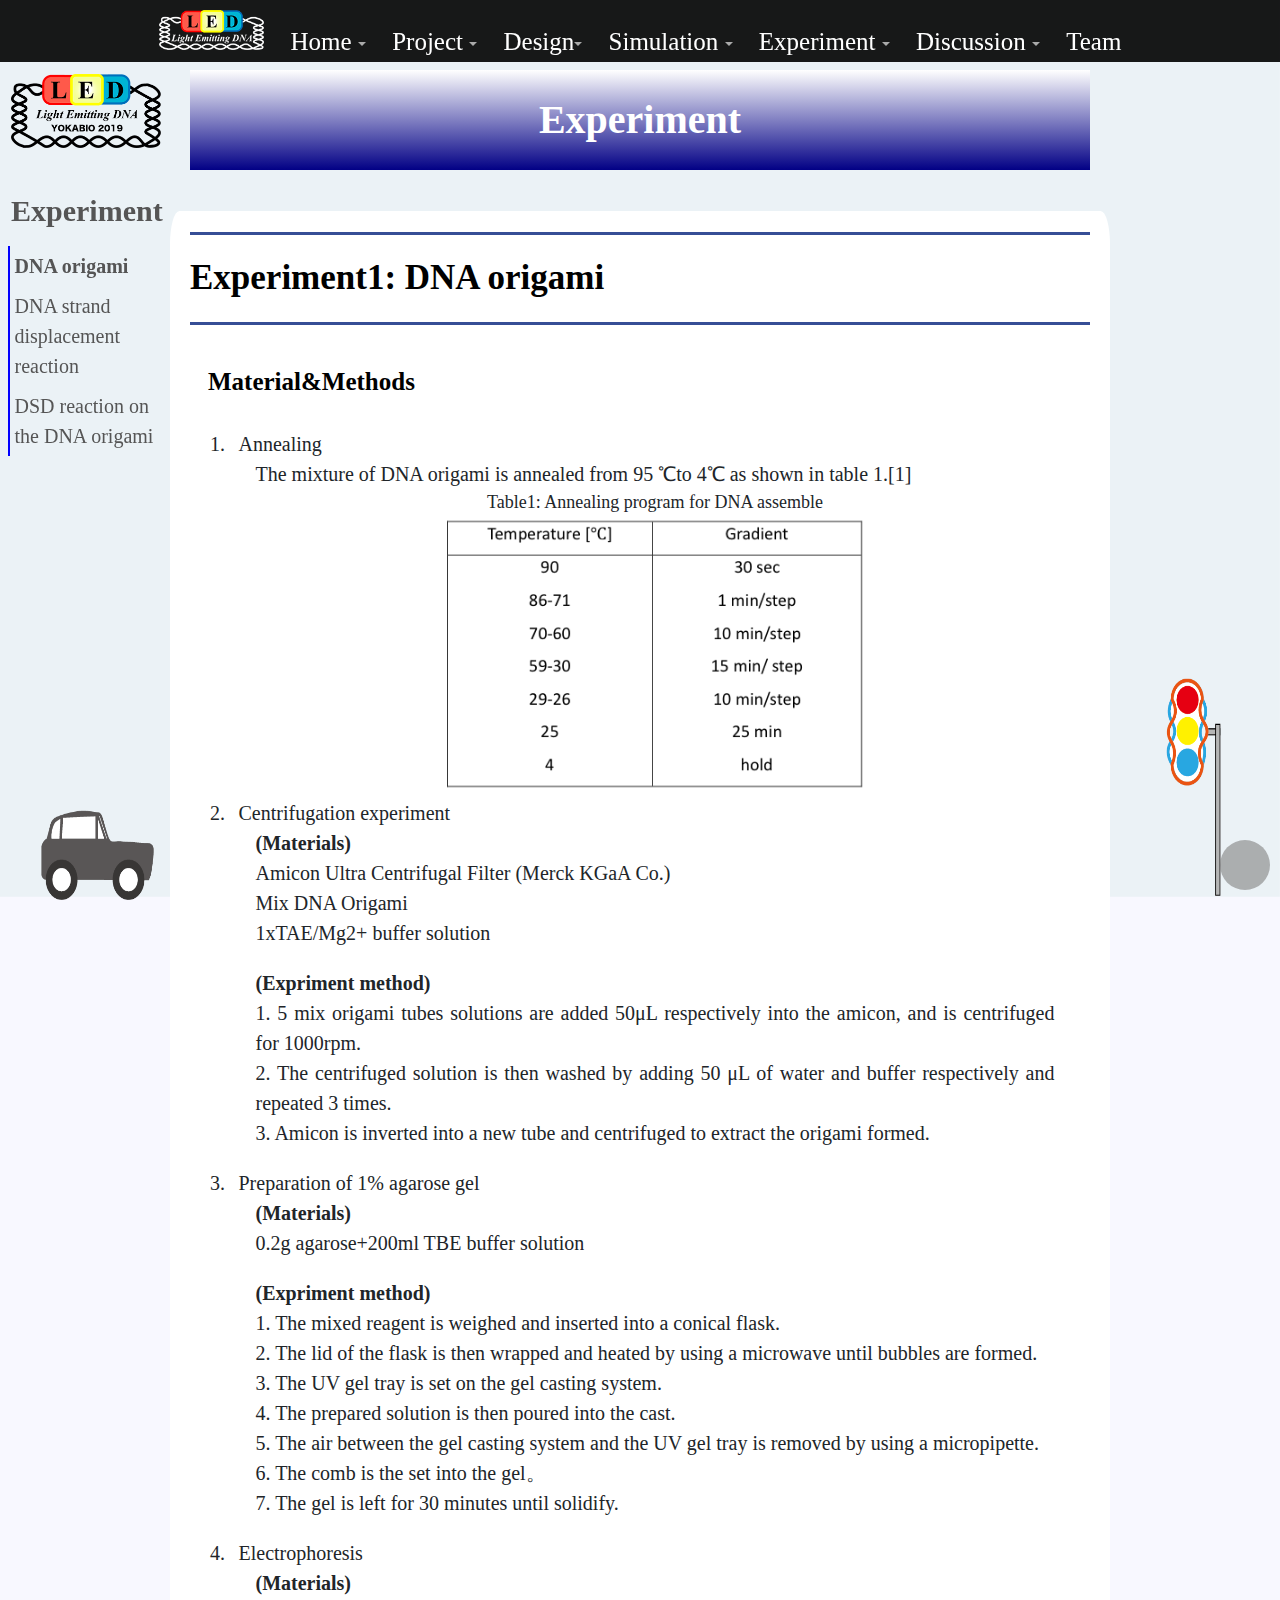
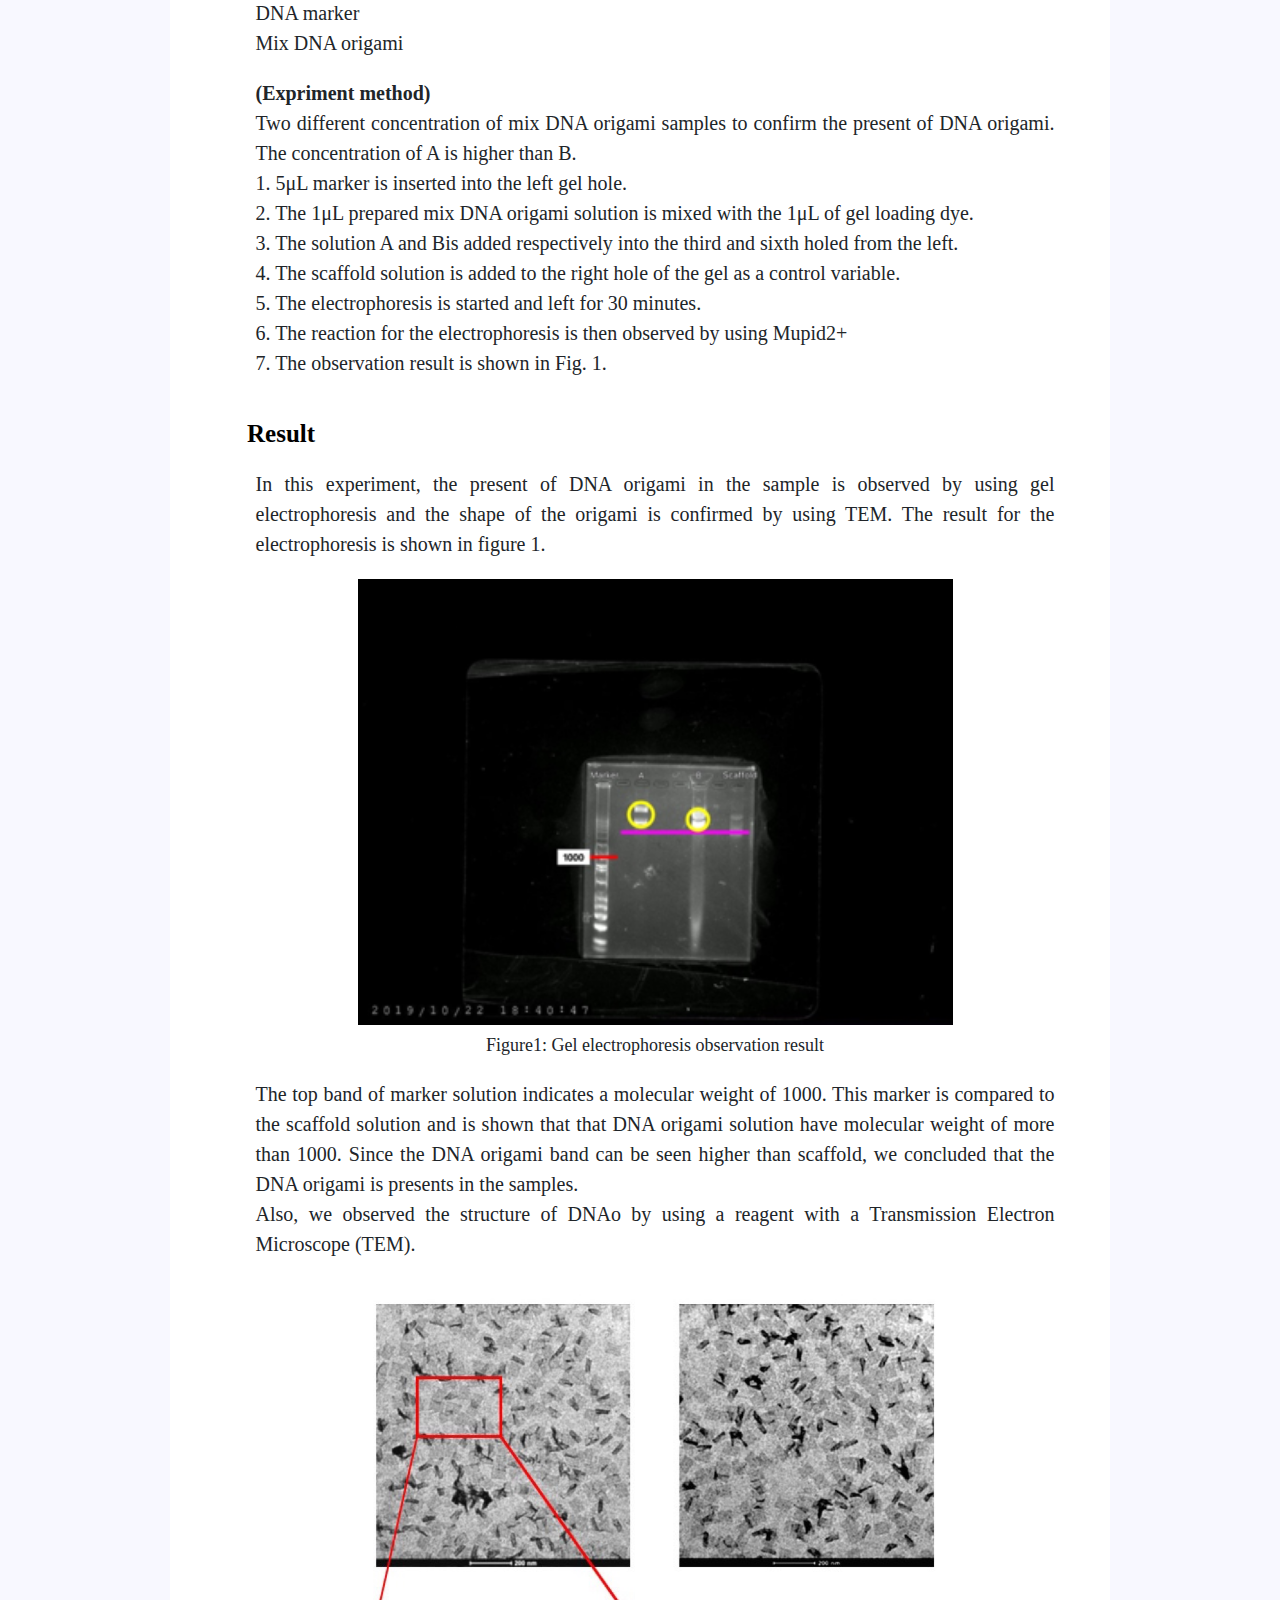
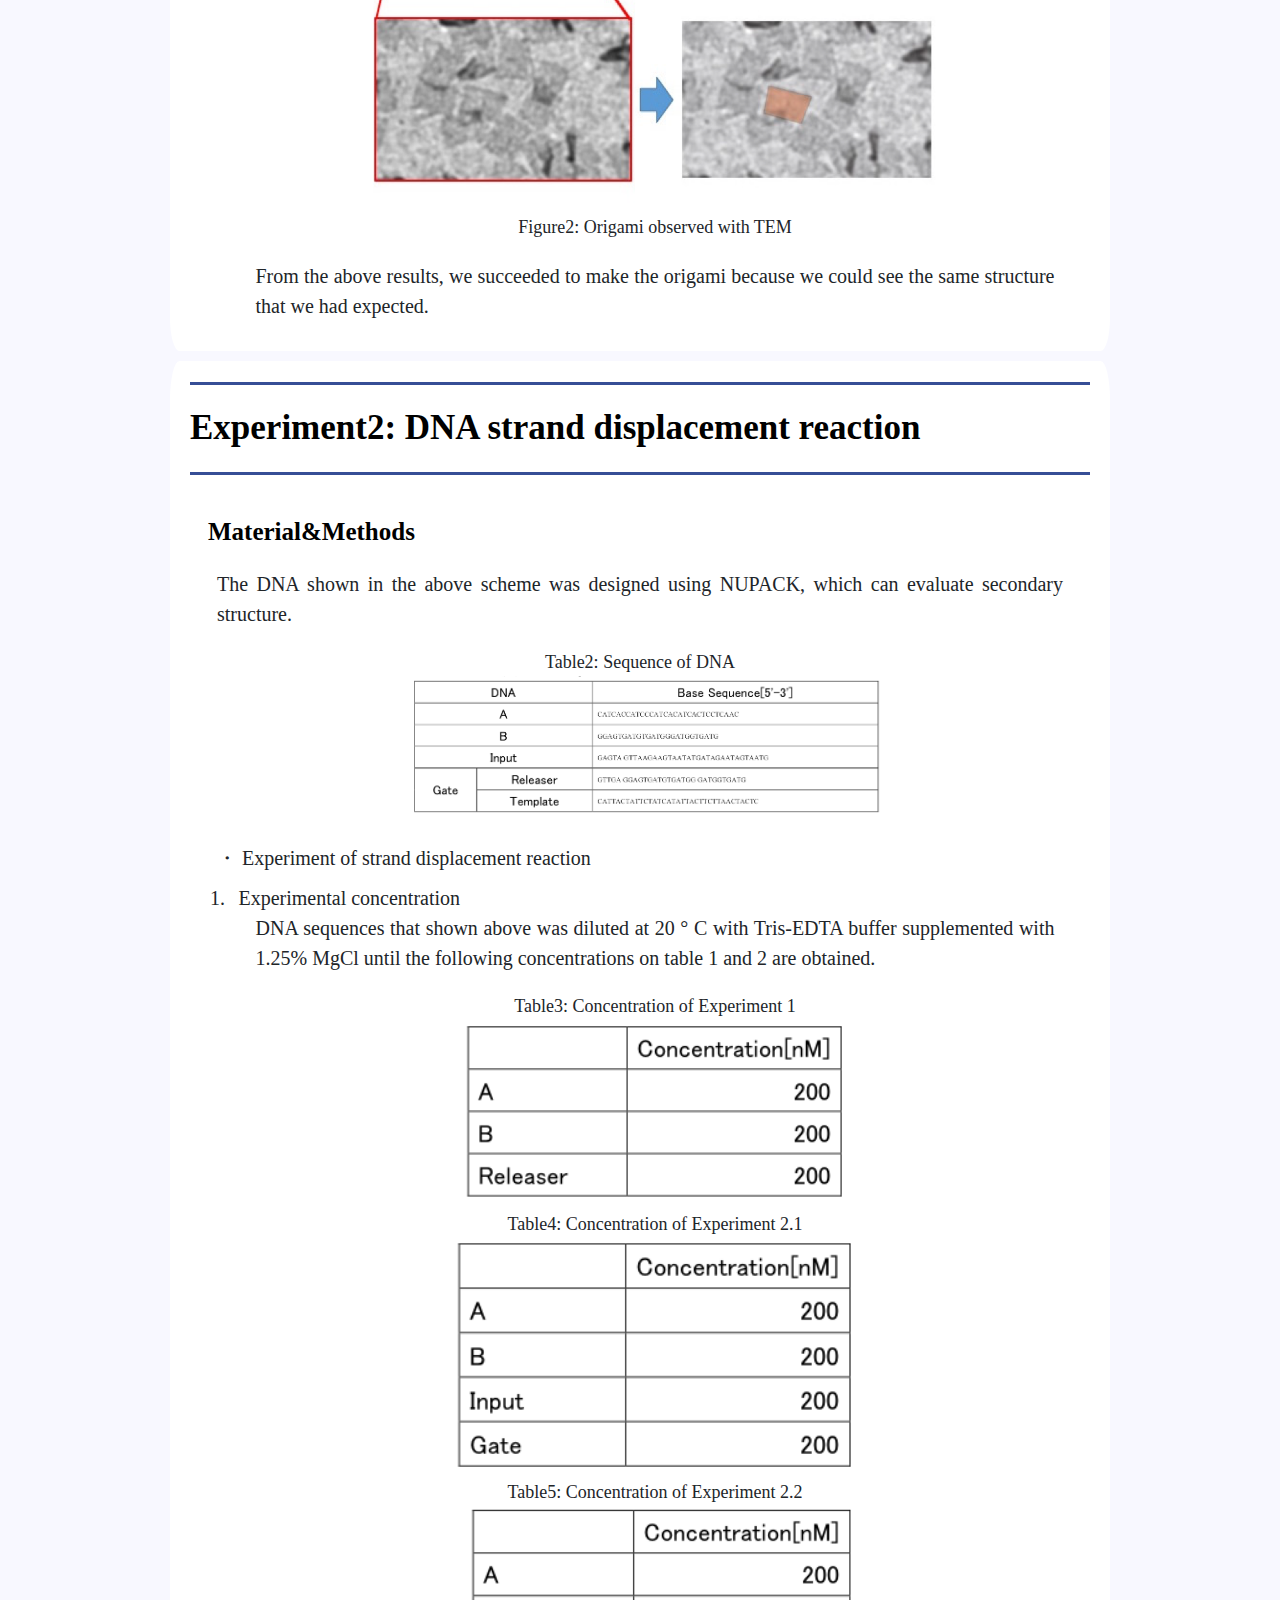
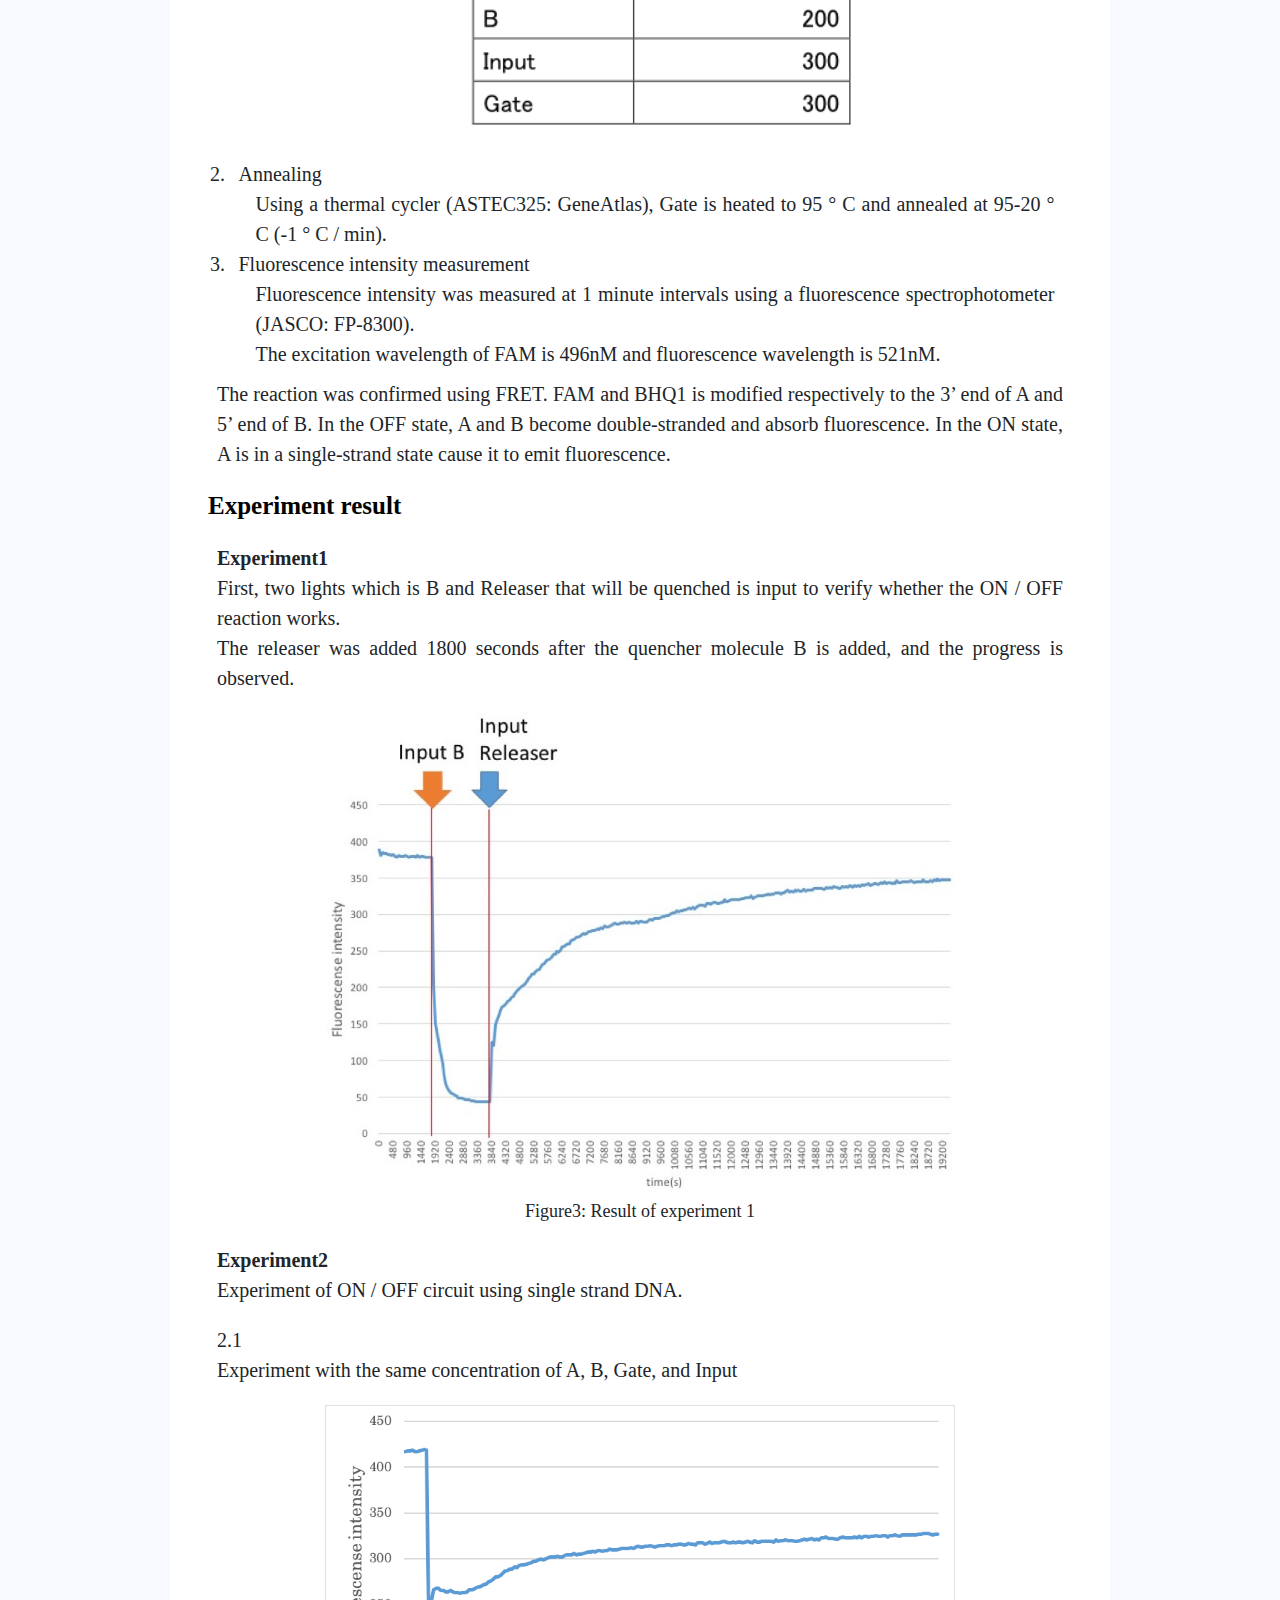
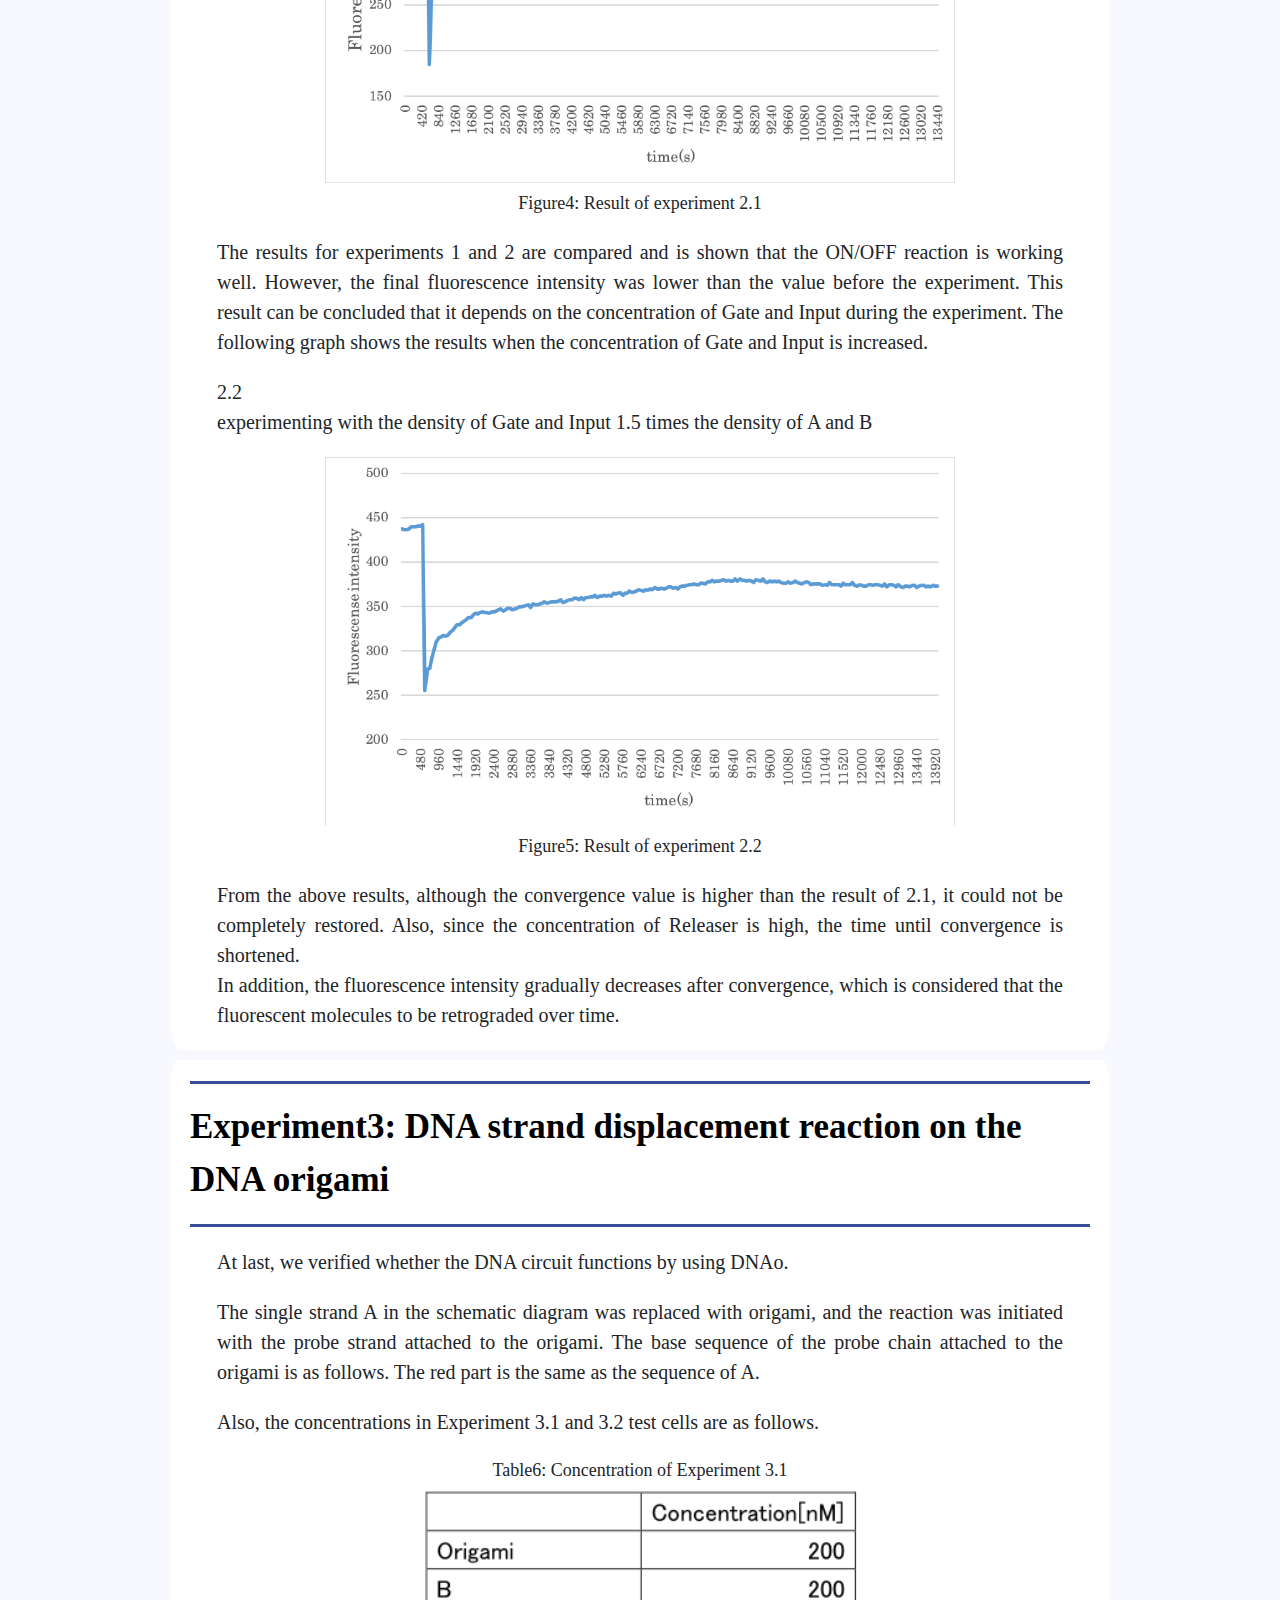
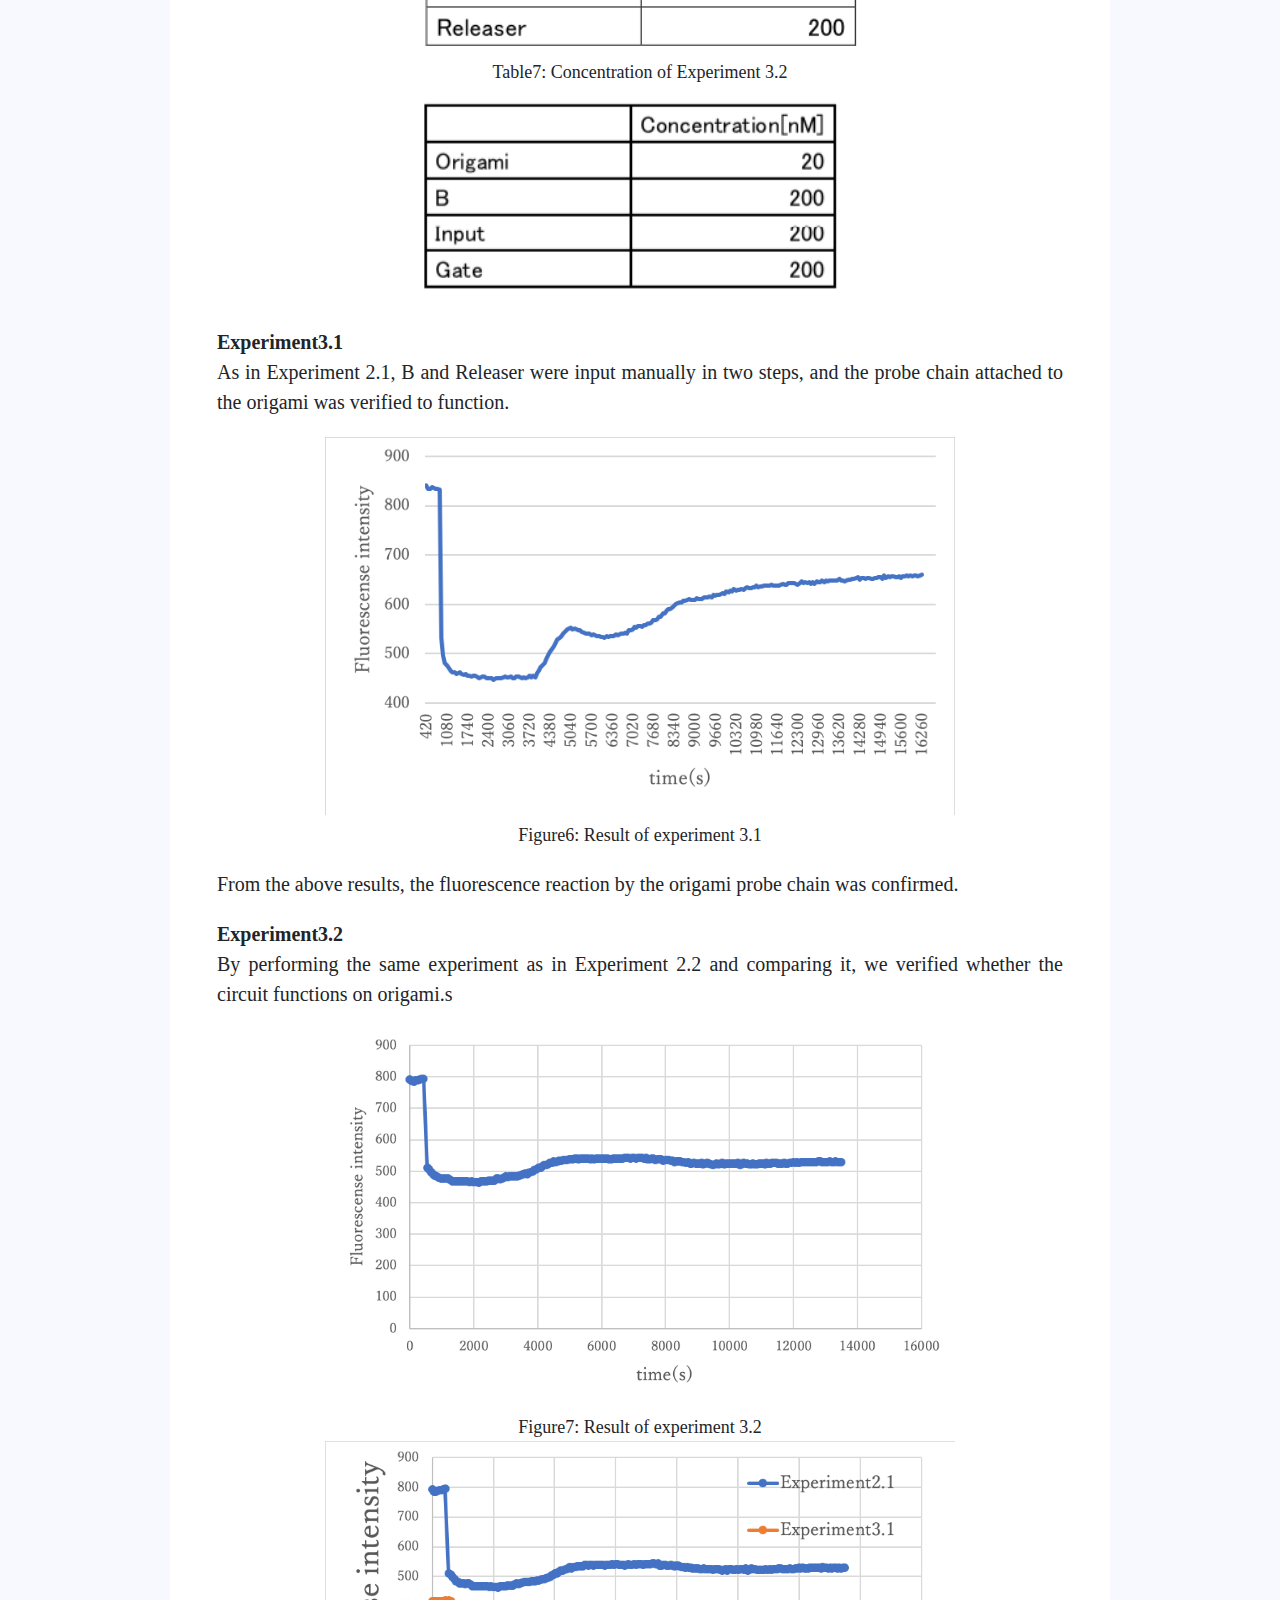
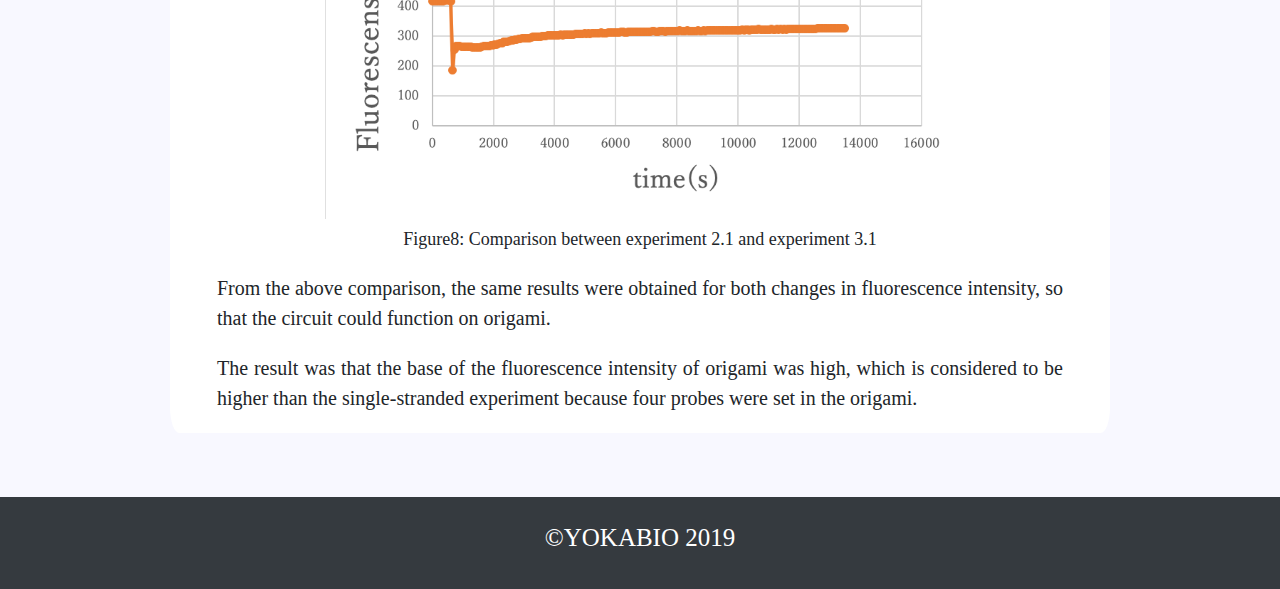
<file: Web/Experiment/Experiment.html>
<!doctype html>

<html lang="ja">



<head>

	<meta charset="utf-8">

	<meta name="viewport" content="width=device-width, initial-scale=1, shrink-to-fit=no">

	<meta http-equiv="x-ua-compatible" content="ie=edge">


	<link rel="stylesheet" href="../common.css">


	<link rel="stylesheet" href="https://use.fontawesome.com/releases/v5.2.0/css/all.css" integrity="sha384-hWVjflwFxL6sNzntih27bfxkr27PmbbK/iSvJ+a4+0owXq79v+lsFkW54bOGbiDQ" crossorigin="anonymous">


	<title>YOKABIO2019</title>


	<script src="https://ajax.googleapis.com/ajax/libs/jquery/3.2.1/jquery.min.js"></script>
	<script src="../js/jquery.rwdImageMaps.min.js"></script>
	<script src="../cjs/ham_menu.js"></script>
	<script src="../cjs/imagemap.js"></script>
	<script src="../cjs/menu_scroll.js"></script>
	<script src="../cjs/scroll.js"></script>
	<script src="../cjs/submenu.js"></script>
	<script src="../cjs/submenu_k.js"></script>
	<script src="../cjs/top_image.js"></script>
</head>



<body>
	<!--ハンバーガーメニュー-->
	<div class="navToggle">
		<span></span><span></span><span></span><span>menu</span>
	</div>
	<nav class="globalMenuSp">
		<ul>
			<div class="space"></div><div class="space"></div><div class="space"></div><div class="space"></div>
			<li><a href="../Home/Home.html">Home <span class="caret"></span></a></li>
			<li><a href="../Project/Project.html">Project <span class="caret"></span></a></li>
			<li><a href="../Design/Design.html">Design<span class="caret"></span></a></li>
			<li><a href="../Simulation/Simulation.html">Simulation <span class="caret"></span></a></li>
			<li><a href="../Experiment/Experiment.html">Experiment <span class="caret"></span></a></li>
			<li><a href="../Discussion/Discussion.html">Discussion<span class="caret"></span></a></li>
			<li><a href="../Team/Team.html">Team</a></li>
		</ul>
	</nav>
		
			
	<!--↓ナビゲーションバー(メイン)↓-->
	<nav id="menu-wrap2">
		<div class="cp_navi">
		<ul>
			<li><a href="../Home/Home.html"><img src="../img/icon.png" height="40px"><a></li>
			<li>
				<a href="../Home/Home.html">Home <span class="caret"></span></a>
				<div>
				<ul>
					<li><a href="../Home/Home.html#ABSTRACT">Abstract</a></li>
					<li><a href="../Home/Home.html#YOUTUBE">Youtube</a></li>
				</ul>
				</div>
			</li>
			<li>
				<a href="../Project/Project.html">Project <span class="caret"></span></a>
				<div>
				<ul>
					<li><a href="../Project/Project.html#Background">Background</a></li>
					<li><a href="../Project/Project.html#TheProblem">The Problem</a></li>
					<li><a href="../Project/Project.html#Idea">Our Idea</a></li>
				</ul>
				</div>
			</li>
			<li>
				<a href="../Design/Design.html">Design<span class="caret"></span></a>
				<div>
				<ul>
					<li><a href="../Design/Design.html#Mechanism">Mechanism</a></li>
					<li><a href="../Design/Design.html#DSD">DNA strand displacement reaction</a></li>
					<li><a href="../Design/Design.html#DNAo">DNA origami</a></li>
				</ul>
				</div>
			</li>
			<li>
				<a href="../Simulation/Simulation.html">Simulation <span class="caret"></span></a>
				<div>
				<ul>
					<li><a href="../Simulation/Simulation.html#nupack">Simulation of strand displacement reaction by nupack</a></li>
					<li><a href="../Simulation/Simulation.html#cadnano">Simulation of DNA origami by caDNAno</a></li>
				</ul>
				</div>
			</li>
			<li>
				<a href="../Experiment/Experiment.html">Experiment <span class="caret"></span></a>
				<div>
				<ul>
					<li><a href="../Experiment/Experiment.html#DNAo">DNA origami</a></li>
					<li><a href="../Experiment/Experiment.html#DSDr">DNA strand displacement reaction</a></li>
					<li><a href="../Experiment/Experiment.html#san">DNA strand displacement reaction on the DNA origami</a></li>
				</ul>
				</div>
			</li>
			<li>
				<a href="../Discussion/Discussion.html">Discussion <span class="caret"></span></a>
				<div>
				<ul>
					<li><a href="../Discussion/Discussion.html#Summary">Summary</a></li>
					<li><a href="../Discussion/Discussion.html#eva">Evaluate our method</a></li>
					<li><a href="../Discussion/Discussion.html#Future">Future</a></li>
					<li><a href="../Discussion/Discussion.html#ELSI">ELSI</a></li>
				</ul>
				</div>
			</li>
			<li><a href="../Team/Team.html">Team</a></li>
		</ul>
		</div>
	</nav>
	<!--↑ナビゲーションバー(メイン)↑-->

	<!--↓ナビゲーションバー(サブ)-->
	<div id="na">
		<div id="navitop">
			<li><a href="#Top"><img src="../img/icon2.png"><a></li>
			<li><a href="#Top"><h1>Experiment</h1></a></li>
			<ul id="navi">
				<li><a href="#DNAo">DNA origami</a></li>
				<li><a href="#DSDr">DNA strand displacement reaction</a></li>
				<li><a href="#san">DSD reaction on the DNA origami</a></li>
			</ul>
		</div>
	</div>
	<!--↑ナビゲーションバー(サブ)↑-->
	<!--↓トップに戻るボタン↓-->
	<div id="page_top">
		<i class="fas fa-angle-double-up fa-2x faa-bounce animated-hover top-bottom"></i>
	<a href="#"></a></div>
	<!--↑トップに戻るボタン↑-->
						
	<!--<div class="space"></div>-->
		
	<main class="container">
	<div class="space"></div>
	<div class="space"></div>
	<div class="space"></div>
	<div class="midasi"  id="Top"><h1>Experiment</h1></div>
		
						
								
								
	<div class="section1"  id="DNAo">
		<h1>Experiment1: DNA origami</h1>
		<div class="space"></div>
		<h2>Material&Methods</h2>
		<ol>
			<li>Annealing</li>
			<p>The mixture of DNA origami is annealed from 95 ℃to 4℃ as shown in table 1.[1] </p>
			<div class="figure">
				<p>Table1: Annealing program for DNA assemble</p>
				<img src="../img/ETable6.png">
			</div>
			<li>Centrifugation experiment</li>
			<p><b>(Materials)</b></p>
			<p>Amicon Ultra Centrifugal Filter (Merck KGaA Co.)</p>
			<p>Mix DNA Origami</p>
			<p>1xTAE/Mg2+ buffer solution </p>
			<div class="space"></div>
			<p><b>(Expriment method)</b></p>
			<p>1.	5 mix origami tubes solutions are added 50μL respectively into the amicon, and is centrifuged for 1000rpm.   </p>
			<p>2.	The centrifuged solution is then washed by adding 50 μL of water and buffer respectively and repeated 3 times.</p>
			<p>3.	Amicon is inverted into a new tube and centrifuged to extract the origami formed. </p>
								
			<div class="space"></div>
			<li>Preparation of 1% agarose gel</li>
			<p><b>(Materials)</b></p>
			<p>0.2g agarose+200ml TBE buffer solution</p>
			<div class="space"></div>
			<p><b>(Expriment method)</b></p>
			<p>1.	The mixed reagent is weighed and inserted into a conical flask. </p>
			<p>2.	The lid of the flask is then wrapped and heated by using a microwave until bubbles are formed. </p>
			<p>3.	The UV gel tray is set on the gel casting system. </p>
			<p>4.	The prepared solution is then poured into the cast.</p>
			<p>5.	The air between the gel casting system and the UV gel tray is removed by using a micropipette.</p>
			<p>6.	The comb is the set into the gel。</p>
			<p>7.	The gel is left for 30 minutes until solidify.</p>
								
			<div class="space"></div>
			<li>Electrophoresis</li>
			<p><b>(Materials)</b></p>
			<p>DNA marker</p>
			<p>Mix DNA origami </p>
			<div class="space"></div>
			<p><b>(Expriment method)</b></p>
			<p>Two different concentration of mix DNA origami samples to confirm the present of DNA origami. The concentration of A is higher than B. </p>
			<p>1.	 5μL marker is inserted into the left gel hole. </p>
			<p>2.	The 1μL prepared mix DNA origami solution is mixed with the 1μL of gel loading dye. </p>
			<p>3.	The solution A and Bis added respectively into the third and sixth holed from the left.</p>
			<p>4.	The scaffold solution is added to the right hole of the gel as a control variable. </p>
			<p>5.	The electrophoresis is started and left for 30 minutes.</p>
			<p>6.	The reaction for the electrophoresis is then observed by using Mupid2+ </p>
			<p>7.	The observation result is shown in Fig. 1. </p>
								
			<div class="space"></div>
		<h2>Result</h2>
			<p>In this experiment, the present of DNA origami in the sample is observed by using gel electrophoresis and the shape of the origami is confirmed by using TEM. The result for the electrophoresis is shown in figure 1. </p>
			<div class="space"></div>
		<div class="figure">
			<img src="../img/EFigure4.png">
			<p>Figure1: Gel electrophoresis observation result </p>
		</div>
			<div class="space"></div>
			<p>The top band of marker solution indicates a molecular weight of 1000. This marker is compared to the scaffold solution and is shown that that DNA origami solution have molecular weight of more than 1000. Since the DNA origami band can be seen higher than scaffold, we concluded that the DNA origami is presents in the samples. </p>
			<p>Also, we observed the structure of DNAo by using a reagent with a Transmission Electron Microscope (TEM).</p>
			<div class="space"></div>
		<div class="figure">
			<img src="../img/EFigure5.png">
			<p>Figure2: Origami observed with TEM </p>
		</div>
			<div class="space"></div>
			<p>From the above results, we succeeded to make the origami because we could see the same structure that we had expected.</p>
								
								
	</div>
						
	<div class="section1"  id="DSDr">
		<h1>Experiment2: DNA strand displacement reaction</h1>
		<div class="space"></div>
		<h2>Material&Methods</h2>
		<p>The DNA shown in the above scheme was designed using NUPACK, which can evaluate secondary structure.</p>
			<div class="space"></div>
		<div class="figure">
			<p>Table2: Sequence of DNA</p>
			<img src="../img/ETable1.png">
		</div>
			<div class="space"></div>
							
		<p>・ Experiment of strand displacement reaction</p>
		<ol>
			<li>Experimental concentration</li>
			<p>DNA sequences that shown above was diluted at 20 ° C with Tris-EDTA buffer supplemented with 1.25% MgCl until the following concentrations on table 1 and 2 are obtained.</p>
			<div class="space"></div>
			<div class="figure">
				<p>Table3: Concentration of Experiment 1</p>
				<img src="../img/ETable2.png">
			</div>
			<div class="figure">
				<p>Table4: Concentration of Experiment 2.1</p>
				<img src="../img/ETable3.png">
			</div>
			<div class="figure">
				<p>Table5: Concentration of Experiment 2.2</p>
				<img src="../img/ETable4.png">
			</div>
			<div class="space"></div>
			<li>Annealing</li>
			<p>Using a thermal cycler (ASTEC325: GeneAtlas), Gate is heated to 95 ° C and annealed at 95-20 ° C (-1 ° C / min).</p>
			<li>Fluorescence intensity measurement</li>
			<p>Fluorescence intensity was measured at 1 minute intervals using a fluorescence spectrophotometer (JASCO: FP-8300).</p><p>The excitation wavelength of FAM is 496nM and fluorescence wavelength is 521nM.</p>
		</ol>
		<p>The reaction was confirmed using FRET. FAM and BHQ1 is modified respectively to the 3’ end of A and 5’ end of B. In the OFF state, A and B become double-stranded and absorb fluorescence. In the ON state, A is in a single-strand state cause it to emit fluorescence.</p>
							
		<h2>Experiment result</h2>	
		<p><b>Experiment1</b></p>
		<p>First, two lights which is B and Releaser that will be quenched is input to verify whether the ON / OFF reaction works.</p>
		<p>The releaser was added 1800 seconds after the quencher molecule B is added, and the progress is observed.</p>
			<div class="space"></div>
		<div class="figure">
			<img src="../img/EFigure1.png">
			<p>Figure3: Result of experiment 1</p>
		</div>
			<div class="space"></div>
		<p><b>Experiment2</b></p>
		<p>Experiment of ON / OFF circuit using single strand DNA.</p>
		
		<div class="space"></div>
		<p>2.1</p>
		<p>Experiment with the same concentration of A, B, Gate, and Input</p>
			<div class="space"></div>
		<div class="figure">
			<img src="../img/EFigure2.png">
			<p>Figure4: Result of experiment 2.1</p>
		</div>
			<div class="space"></div>
		<p>The results for experiments 1 and 2 are compared and is shown that the ON/OFF reaction is working well. However, the final fluorescence intensity was lower than the value before the experiment. This result can be concluded that it depends on the concentration of Gate and Input during the experiment. The following graph shows the results when the concentration of Gate and Input is increased.</p>
		<div class="space"></div>
		<p>2.2</p>
		<p>experimenting with the density of Gate and Input 1.5 times the density of A and B</p>
			<div class="space"></div>
		<div class="figure">
			<img src="../img/EFigure3.png">
			<p>Figure5: Result of experiment 2.2</p>
		</div>
			<div class="space"></div>
		<p>From the above results, although the convergence value is higher than the result of 2.1, it could not be completely restored. Also, since the concentration of Releaser is high, the time until convergence is shortened.</p>
		<p>In addition, the fluorescence intensity gradually decreases after convergence, which is considered that the fluorescent molecules to be retrograded over time.</p>
	</div>
		
	<div class="section1"  id="san">
		<h1>Experiment3: DNA strand displacement reaction on the DNA origami</h1>
		<div class="space"></div>
		<p>At last, we verified whether the DNA circuit functions by using DNAo.</p>
		<div class="space"></div>
		<p>The single strand A in the schematic diagram was replaced with origami, and the reaction was initiated with the probe strand attached to the origami. The base sequence of the probe chain attached to the origami is as follows. The red part is the same as the sequence of A.</p>
		<div class="space"></div>
		<p>Also, the concentrations in Experiment 3.1 and 3.2 test cells are as follows.</p>
			<div class="space"></div>
		<div class="figure">
			<p>Table6: Concentration of Experiment 3.1</p>
			<img src="../img/ETable7.png">
		</div>
		<div class="figure">
			<p>Table7: Concentration of Experiment 3.2</p>
			<img src="../img/ETable8.png">
		</div>
			<div class="space"></div>
								
		<p><b>Experiment3.1</b></p>
		<p>As in Experiment 2.1, B and Releaser were input manually in two steps, and the probe chain attached to the origami was verified to function.</p>
			<div class="space"></div>
		<div class="figure">
			<img src="../img/EFigure6.png">
			<p>Figure6: Result of experiment 3.1</p>
		</div>
			<div class="space"></div>
		<p>From the above results, the fluorescence reaction by the origami probe chain was confirmed.</p>
								
		<div class="space"></div>
		<p><b>Experiment3.2</b></p>
		<p>By performing the same experiment as in Experiment 2.2 and comparing it, we verified whether the circuit functions on origami.s</p>
			<div class="space"></div>
		<div class="figure">
			<img src="../img/EFigure7.png">
			<p>Figure7: Result of experiment 3.2</p>
		</div>
		<div class="figure">
			<img src="../img/EFigure8.png">
			<p>Figure8: Comparison between experiment 2.1 and experiment 3.1</p>
		</div>
			<div class="space"></div>
		<p>From the above comparison, the same results were obtained for both changes in fluorescence intensity, so that the circuit could function on origami.</p>
		<div class="space"></div>
		<p>The result was that the base of the fluorescence intensity of origami was high, which is considered to be higher than the single-stranded experiment because four probes were set in the origami.</p>
	</div>
		
	</main>


	<footer>
		<p>&copy;YOKABIO 2019</p>
	</footer>



</body>



</html>
</file>
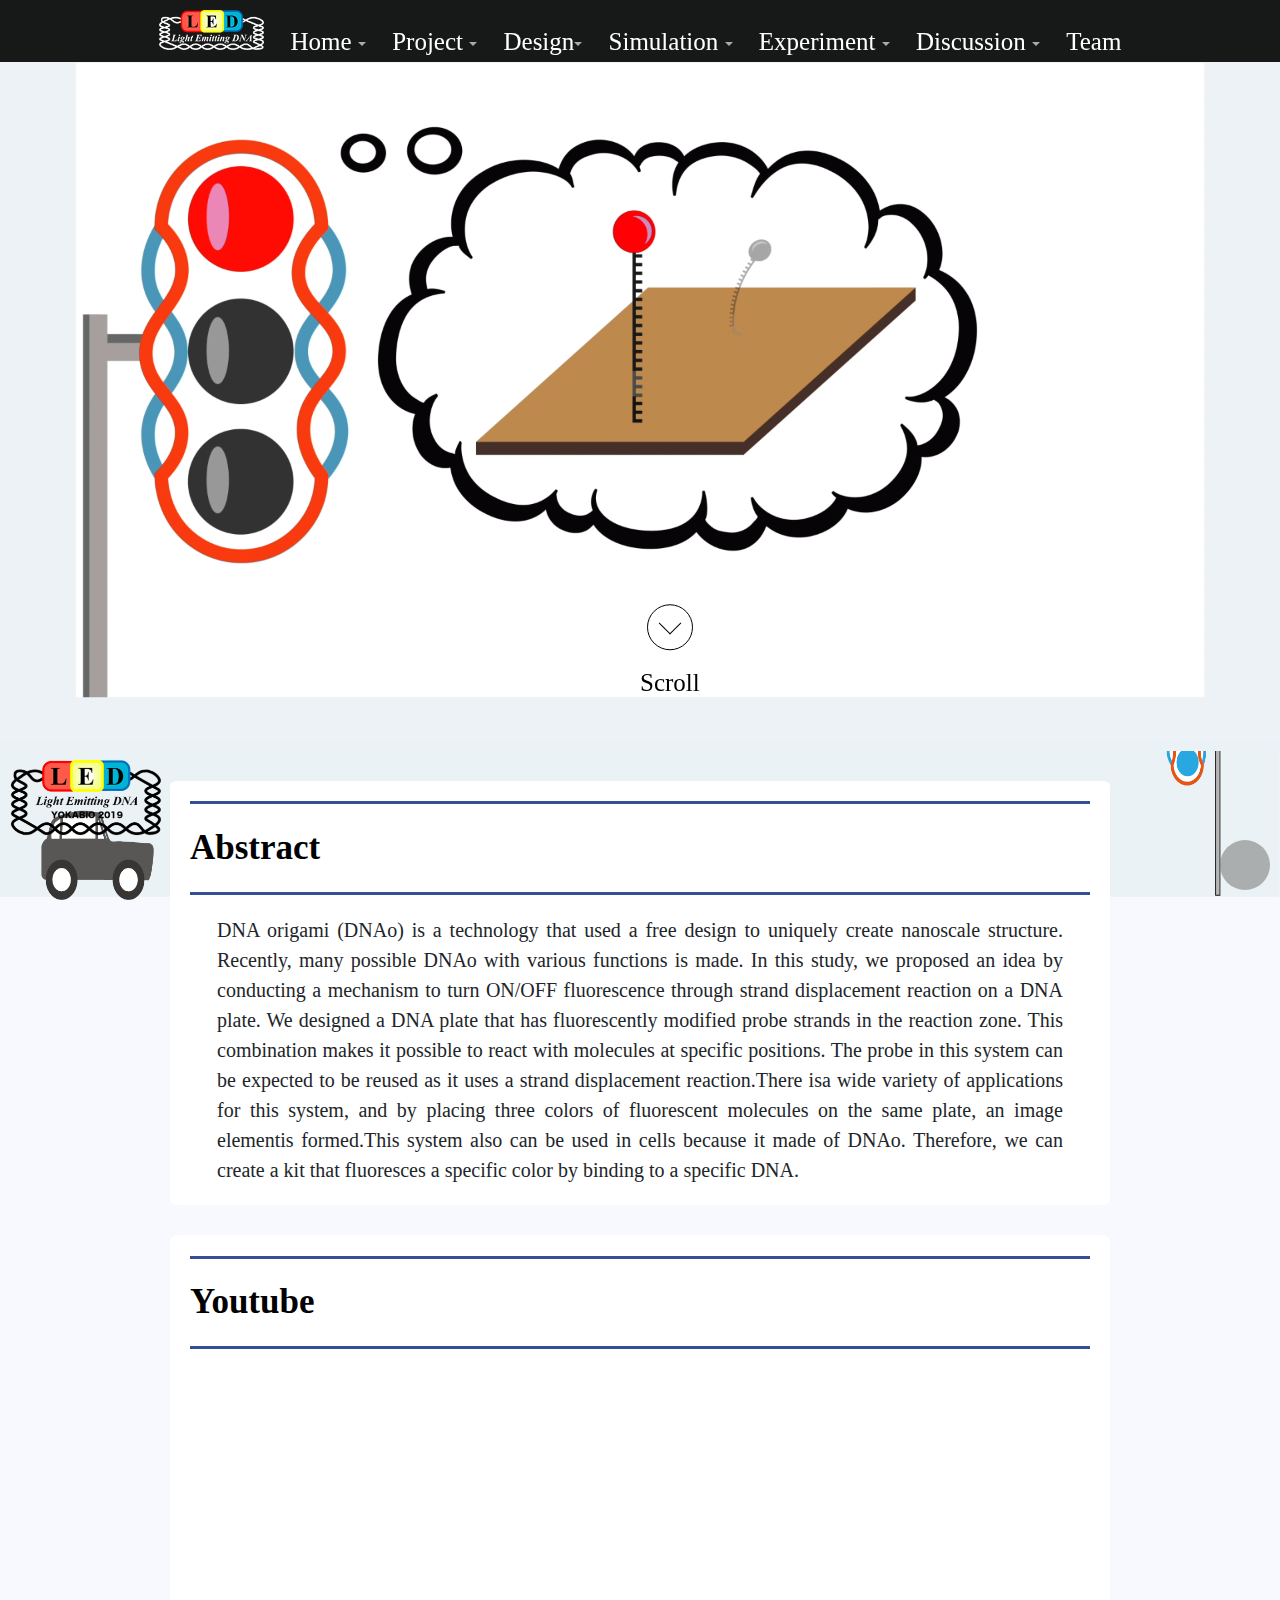
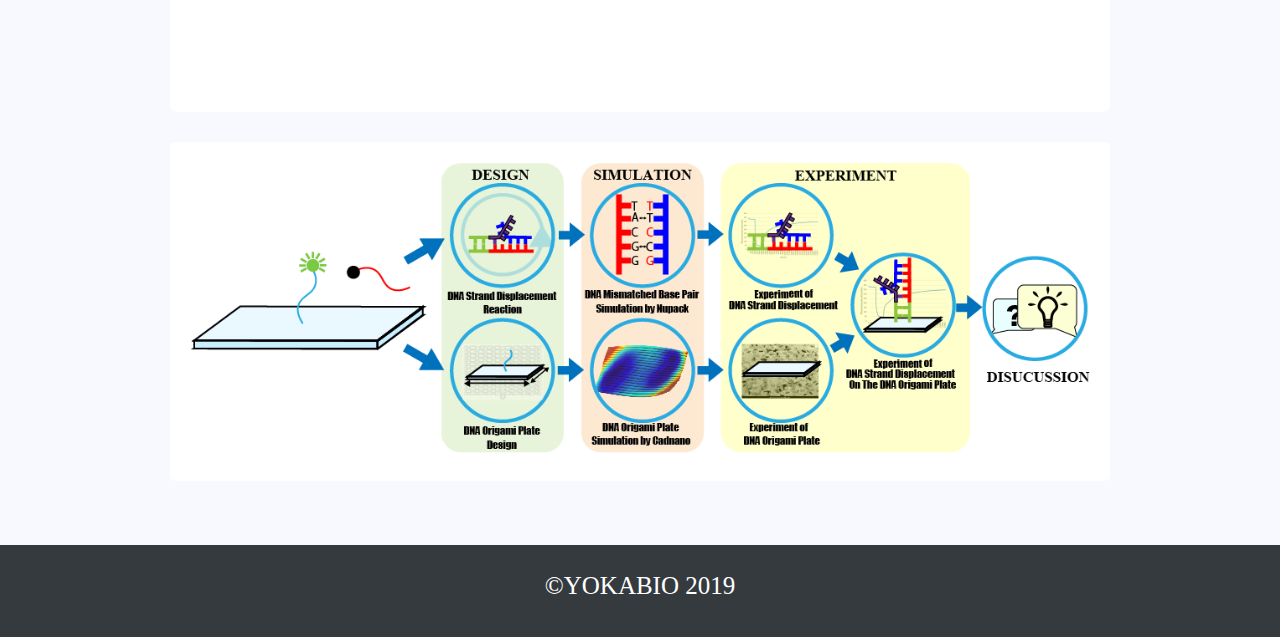
<file: Web/Home/Home.html>
<!doctype html>

<html lang="ja">



<head>

	<meta charset="utf-8">

	<meta name="viewport" content="width=device-width, initial-scale=1, shrink-to-fit=no">

	<meta http-equiv="x-ua-compatible" content="ie=edge">


	<link rel="stylesheet" href="../common.css">


	<link rel="stylesheet" href="https://use.fontawesome.com/releases/v5.2.0/css/all.css" integrity="sha384-hWVjflwFxL6sNzntih27bfxkr27PmbbK/iSvJ+a4+0owXq79v+lsFkW54bOGbiDQ" crossorigin="anonymous">


	<title>YOKABIO2019</title>


	<script src="https://ajax.googleapis.com/ajax/libs/jquery/3.2.1/jquery.min.js"></script>
	<script src="../js/jquery.rwdImageMaps.min.js"></script>
	<script src="../cjs/ham_menu.js"></script>
	<script src="../cjs/imagemap.js"></script>
	<script src="../cjs/menu_scroll.js"></script>
	<script src="../cjs/scroll.js"></script>
	<script src="../cjs/submenu.js"></script>
	<script src="../cjs/submenu_k.js"></script>
	<script src="../cjs/top_image.js"></script>
</head>



<body>
	<!--Topについて-->
	<header>
		<div class="space"></div>
		<video src="../img/main.mp4" loop autoplay muted playsinline></video>
		<a href="#subA"><span></span>Scroll</a>
	</header>
		
	<!--ハンバーガーメニュー-->
	<div class="navToggle">
		<span></span><span></span><span></span><span>menu</span>
	</div>
	<nav class="globalMenuSp">
		<ul>
			<div class="space"></div><div class="space"></div><div class="space"></div><div class="space"></div>
			<li><a href="../Home/Home.html">Home <span class="caret"></span></a></li>
			<li><a href="../Project/Project.html">Project <span class="caret"></span></a></li>
			<li><a href="../Design/Design.html">Design<span class="caret"></span></a></li>
			<li><a href="../Simulation/Simulation.html">Simulation <span class="caret"></span></a></li>
			<li><a href="../Experiment/Experiment.html">Experiment <span class="caret"></span></a></li>
			<li><a href="../Discussion/Discussion.html">Discussion<span class="caret"></span></a></li>
			<li><a href="../Team/Team.html">Team</a></li>
		</ul>
	</nav>
		
			
	<!--↓ナビゲーションバー(メイン)↓-->
	<nav id="menu-wrap2">
		<div class="cp_navi">
		<ul>
			<li><a href="../Home/Home.html"><img src="../img/icon.png" height="40px"><a></li>
			<li>
				<a href="../Home/Home.html">Home <span class="caret"></span></a>
				<div>
				<ul>
					<li><a href="../Home/Home.html#ABSTRACT">Abstract</a></li>
					<li><a href="../Home/Home.html#YOUTUBE">Youtube</a></li>
				</ul>
				</div>
			</li>
			<li>
				<a href="../Project/Project.html">Project <span class="caret"></span></a>
				<div>
				<ul>
					<li><a href="../Project/Project.html#Background">Background</a></li>
					<li><a href="../Project/Project.html#TheProblem">The Problem</a></li>
					<li><a href="../Project/Project.html#Idea">Our Idea</a></li>
				</ul>
				</div>
			</li>
			<li>
				<a href="../Design/Design.html">Design<span class="caret"></span></a>
				<div>
				<ul>
					<li><a href="../Design/Design.html#Mechanism">Mechanism</a></li>
					<li><a href="../Design/Design.html#DSD">DNA strand displacement reaction</a></li>
					<li><a href="../Design/Design.html#DNAo">DNA origami</a></li>
				</ul>
				</div>
			</li>
			<li>
				<a href="../Simulation/Simulation.html">Simulation <span class="caret"></span></a>
				<div>
				<ul>
					<li><a href="../Simulation/Simulation.html#nupack">Simulation of strand displacement reaction by nupack</a></li>
					<li><a href="../Simulation/Simulation.html#cadnano">Simulation of DNA origami by caDNAno</a></li>
				</ul>
				</div>
			</li>
			<li>
				<a href="../Experiment/Experiment.html">Experiment <span class="caret"></span></a>
				<div>
				<ul>
					<li><a href="../Experiment/Experiment.html#DNAo">DNA origami</a></li>
					<li><a href="../Experiment/Experiment.html#DSDr">DNA strand displacement reaction</a></li>
					<li><a href="../Experiment/Experiment.html#san">DNA strand displacement reaction on the DNA origami</a></li>
				</ul>
				</div>
			</li>
			<li>
				<a href="../Discussion/Discussion.html">Discussion <span class="caret"></span></a>
				<div>
				<ul>
					<li><a href="../Discussion/Discussion.html#Summary">Summary</a></li>
					<li><a href="../Discussion/Discussion.html#eva">Evaluate our method</a></li>
					<li><a href="../Discussion/Discussion.html#Future">Future</a></li>
					<li><a href="../Discussion/Discussion.html#ELSI">ELSI</a></li>
				</ul>
				</div>
			</li>
			<li><a href="../Team/Team.html">Team</a></li>
		</ul>
		</div>
	</nav>
	<!--↑ナビゲーションバー(メイン)↑-->
		
	<!--↓ナビゲーションバー(サブ)-->
	<div id="na">
		<div id="navitop">
			<li><a href="../Home/Home.html"><img src="../img/icon2.png"><a></li>
		</div>
	</div>
	<!--↑ナビゲーションバー(サブ)↑-->
				
	<!--↓トップに戻るボタン↓-->
	<div id="page_top">
		<i class="fas fa-angle-double-up fa-2x faa-bounce animated-hover top-bottom"></i>
	<a href="#"></a></div>
	<!--↑トップに戻るボタン↑-->
		
						
   <!--<div class="space"></div>-->
		

		
		
		
		
	<main class="container">
		
		<div class="space" id="subA"></div>

		<div class="section1"  id="ABSTRACT">
			<h1>Abstract</h1>
			<div class="space"></div>
			<p>DNA origami  (DNAo) is a technology that used a free design to uniquely create nanoscale structure.  Recently,  many  possible DNAo  with  various  functions is made.  In  this  study,  we proposed an idea by conducting a mechanism to turn ON/OFF fluorescence through strand displacement  reaction  on  a  DNA  plate.  We  designed  a  DNA  plate  that has fluorescently modified probe strands in the reaction zone. This combination makes it possible to react with molecules at specific positions. The probe in this system can be expected to be reused as it uses a strand displacement reaction.There isa wide variety of applications for this system, and by placing three colors of fluorescent molecules on the same plate, an image elementis formed.This system also can be used in cells because it made of DNAo. Therefore, we can create a kit that fluoresces a specific color by binding to a specific DNA.</p>
		</div>
	
		<div class="space"></div>

		<div class="section1" id="YOUTUBE">
			<h1>Youtube</h1>
			<div class="space"></div>
			<iframe width="560" height="315" src="https://www.youtube.com/embed/KiOaqvqnDb8" frameborder="0" allow="accelerometer; autoplay; encrypted-media; gyroscope; picture-in-picture" allowfullscreen></iframe>
		</div>
		
		<div class="space"></div>
						
		<div class="section1">
			<img class="imageIn" src="../img/map.png" usemap="#image-map">
			<map name="image-map">
				<area shape="circle" coords="374,88,64" href="../Design/Design.html#DSD"/>
				<area shape="circle" coords="540,88,62" href="../Simulation/Simulation.html#nupack"/>
				<area shape="circle" coords="707,88,64" href="../Experiment/Experiment.html#DSDr"/>
				<area shape="circle" coords="373,248,61" href="../Design/Design.html#DNAo"/>
				<area shape="circle" coords="541,249,61" href="../Simulation/Simulation.html#cadnano"/>
				<area shape="circle" coords="705,249,64" href="../Experiment/Experiment.html#DNAo" alt="" />
				<area shape="circle" coords="854,172,63" href="../Experiment/Experiment.html#san"/>
				<area shape="circle" coords="1009,174,64" href="../Discussion/Discussion.html"/>
			</map>
		</div>
						
	</main>


	<footer>
		<p>&copy;YOKABIO 2019</p>
		</footer>

</body>

</html>
</file>
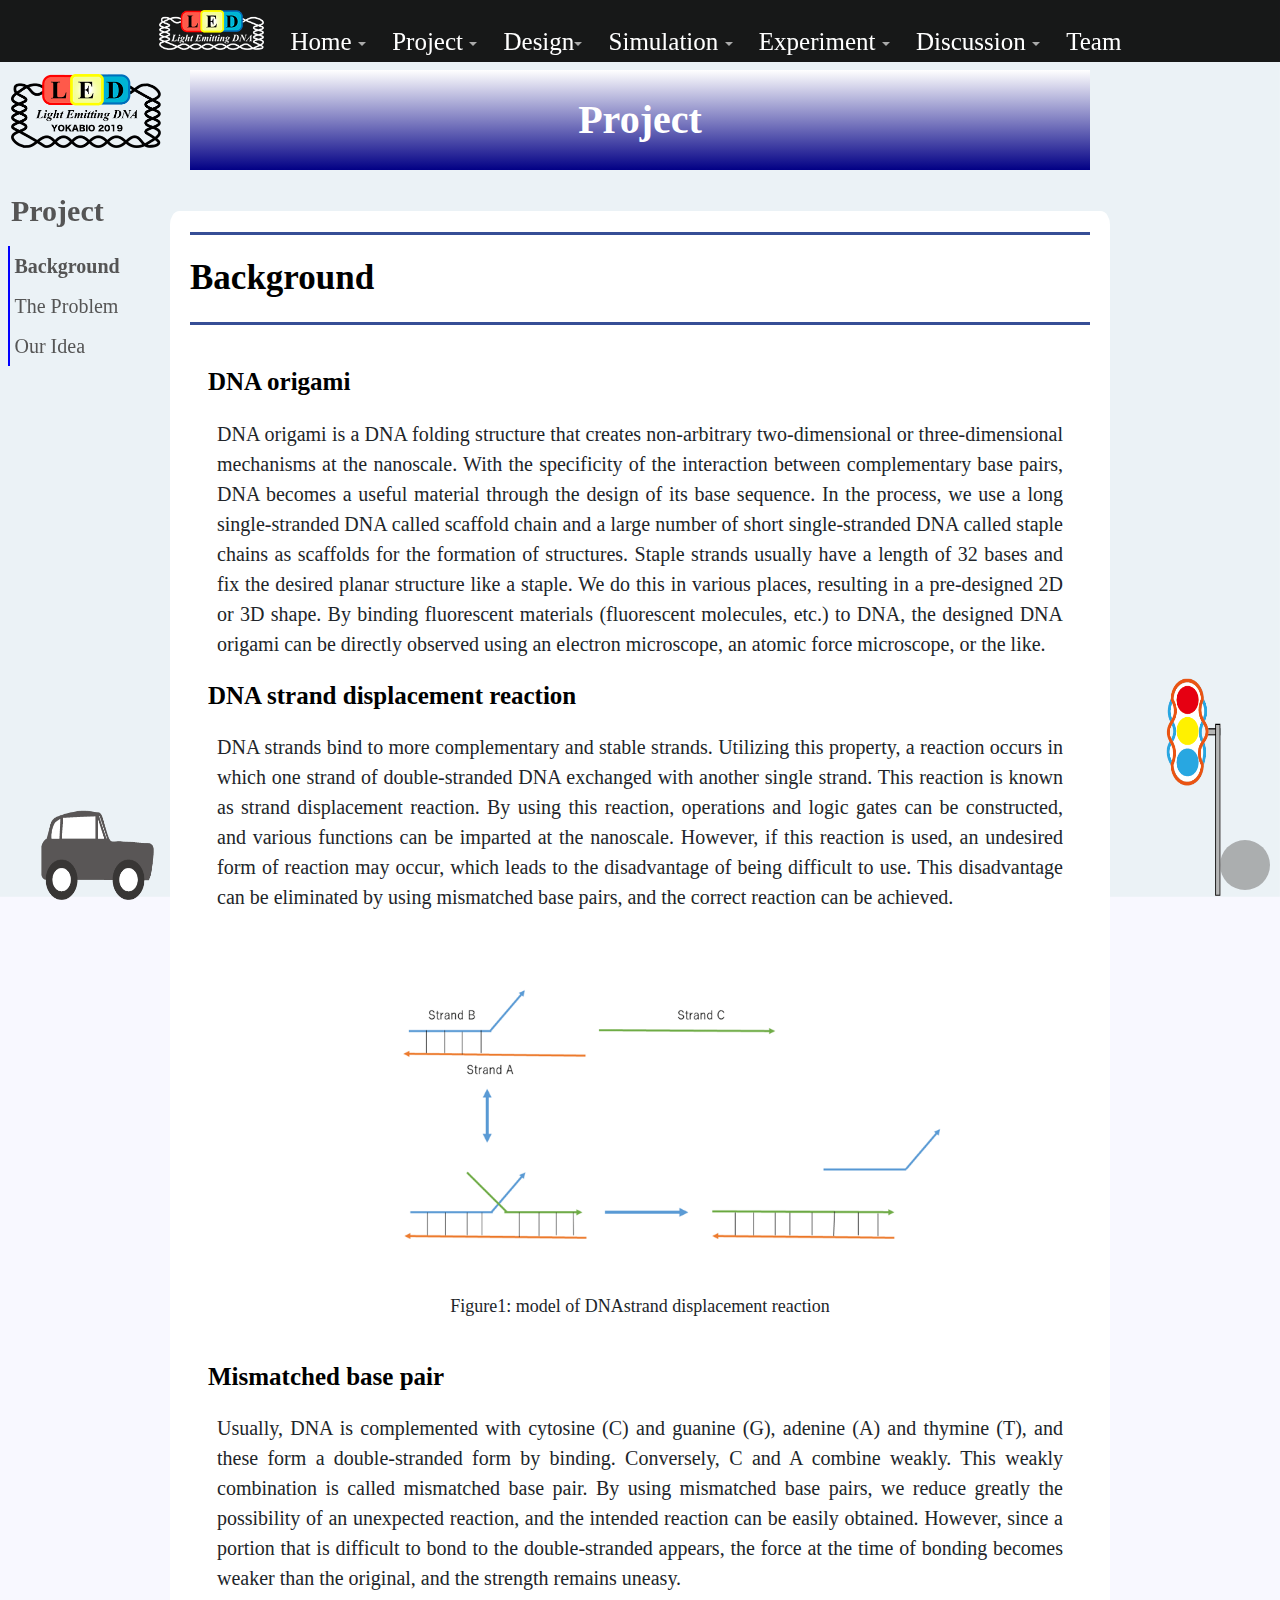
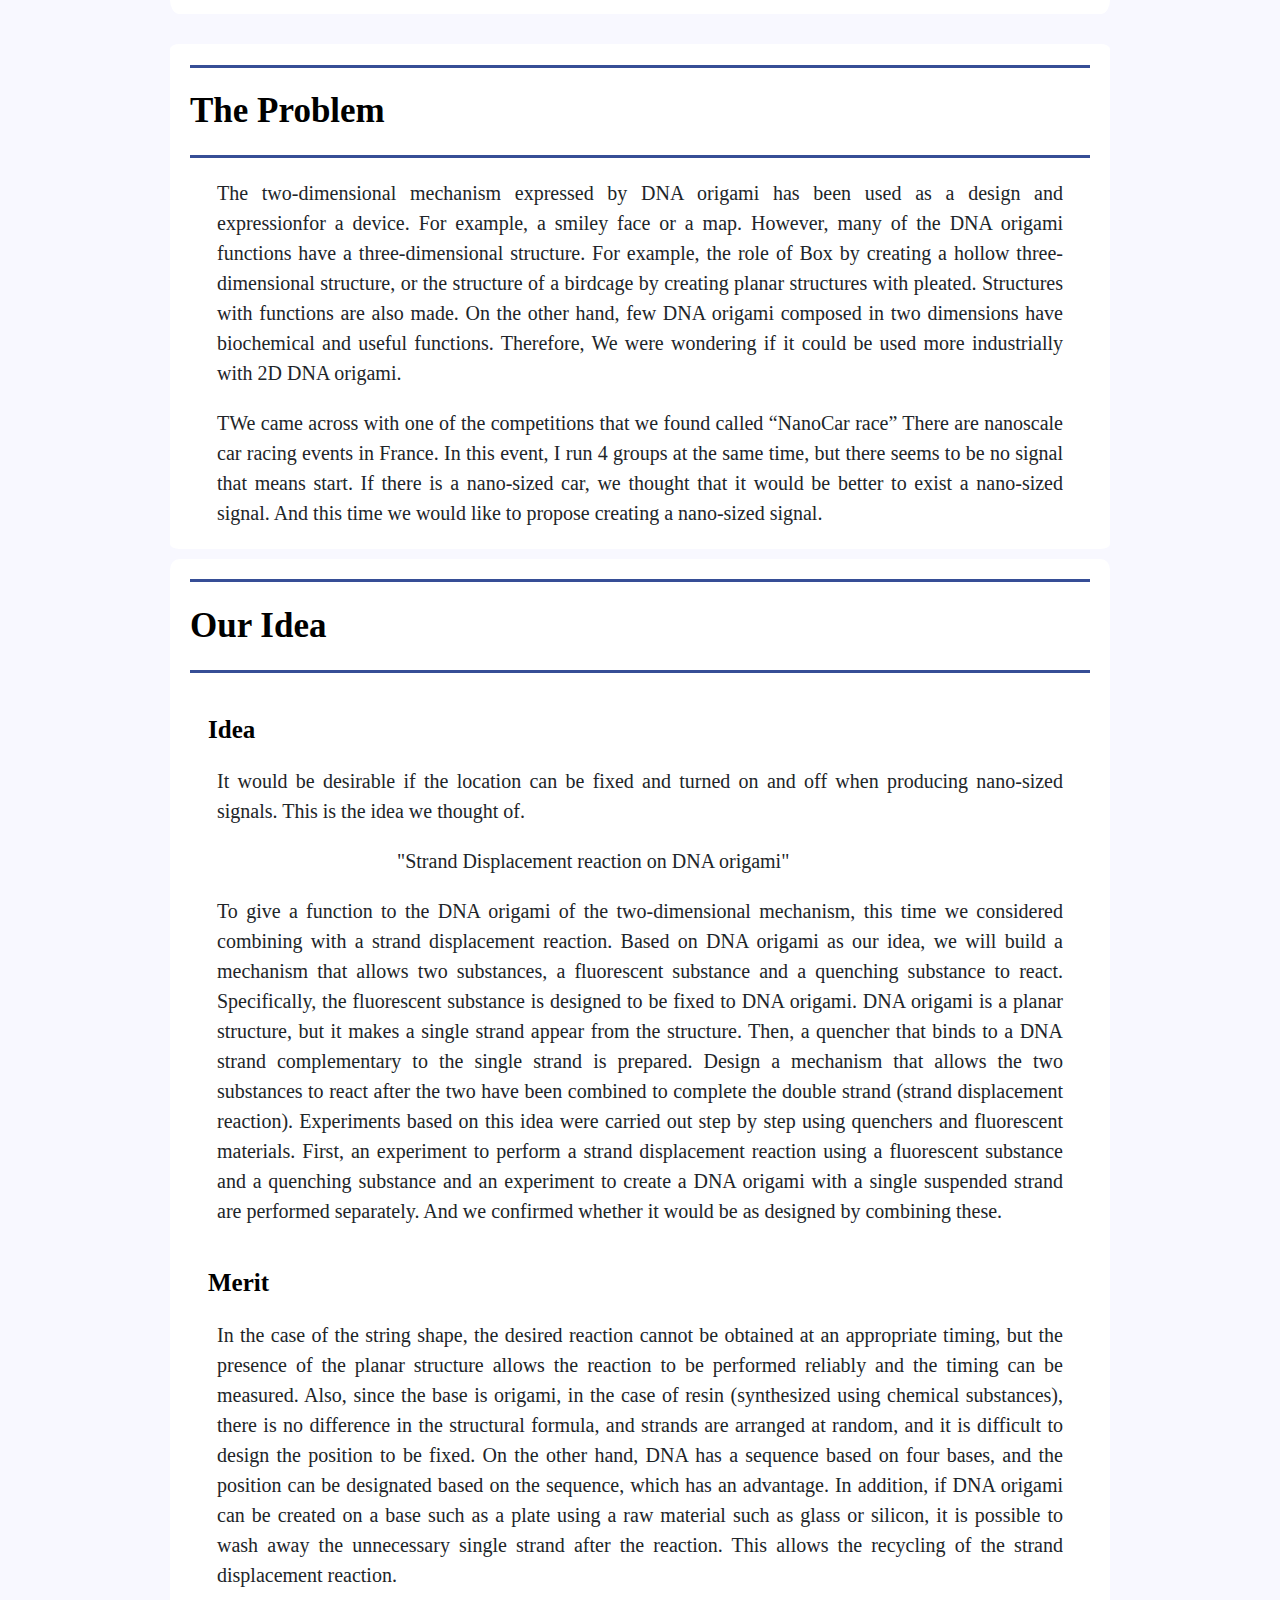
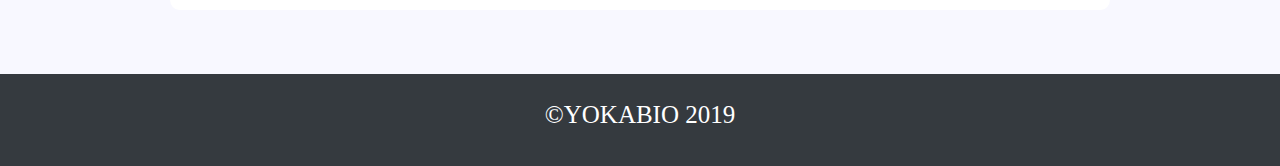
<file: Web/Project/Project.html>
<!doctype html>

<html lang="ja">



<head>

	<meta charset="utf-8">

	<meta name="viewport" content="width=device-width, initial-scale=1, shrink-to-fit=no">

	<meta http-equiv="x-ua-compatible" content="ie=edge">


	<link rel="stylesheet" href="../common.css">


	<link rel="stylesheet" href="https://use.fontawesome.com/releases/v5.2.0/css/all.css" integrity="sha384-hWVjflwFxL6sNzntih27bfxkr27PmbbK/iSvJ+a4+0owXq79v+lsFkW54bOGbiDQ" crossorigin="anonymous">


	<title>YOKABIO2019</title>


	<script src="https://ajax.googleapis.com/ajax/libs/jquery/3.2.1/jquery.min.js"></script>
	<script src="../js/jquery.rwdImageMaps.min.js"></script>
	<script src="../cjs/ham_menu.js"></script>
	<script src="../cjs/imagemap.js"></script>
	<script src="../cjs/menu_scroll.js"></script>
	<script src="../cjs/scroll.js"></script>
	<script src="../cjs/submenu.js"></script>
	<script src="../cjs/submenu_k.js"></script>
	<script src="../cjs/top_image.js"></script>
</head>



<body>
	<!--ハンバーガーメニュー-->
	<div class="navToggle">
		<span></span><span></span><span></span><span>menu</span>
	</div>
	<nav class="globalMenuSp">
		<ul>
			<div class="space"></div><div class="space"></div><div class="space"></div><div class="space"></div>
			<li><a href="../Home/Home.html">Home <span class="caret"></span></a></li>
			<li><a href="../Project/Project.html">Project <span class="caret"></span></a></li>
			<li><a href="../Design/Design.html">Design<span class="caret"></span></a></li>
			<li><a href="../Simulation/Simulation.html">Simulation <span class="caret"></span></a></li>
			<li><a href="../Experiment/Experiment.html">Experiment <span class="caret"></span></a></li>
			<li><a href="../Discussion/Discussion.html">Discussion<span class="caret"></span></a></li>
			<li><a href="../Team/Team.html">Team</a></li>
		</ul>
	</nav>
		
			
	<!--↓ナビゲーションバー(メイン)↓-->
	<nav id="menu-wrap2">
		<div class="cp_navi">
		<ul>
			<li><a href="../Home/Home.html"><img src="../img/icon.png" height="40px"><a></li>
			<li>
				<a href="../Home/Home.html">Home <span class="caret"></span></a>
				<div>
				<ul>
					<li><a href="../Home/Home.html#ABSTRACT">Abstract</a></li>
					<li><a href="../Home/Home.html#YOUTUBE">Youtube</a></li>
				</ul>
				</div>
			</li>
			<li>
				<a href="../Project/Project.html">Project <span class="caret"></span></a>
				<div>
				<ul>
					<li><a href="../Project/Project.html#Background">Background</a></li>
					<li><a href="../Project/Project.html#TheProblem">The Problem</a></li>
					<li><a href="../Project/Project.html#Idea">Our Idea</a></li>
				</ul>
				</div>
			</li>
			<li>
				<a href="../Design/Design.html">Design<span class="caret"></span></a>
				<div>
				<ul>
					<li><a href="../Design/Design.html#Mechanism">Mechanism</a></li>
					<li><a href="../Design/Design.html#DSD">DNA strand displacement reaction</a></li>
					<li><a href="../Design/Design.html#DNAo">DNA origami</a></li>
				</ul>
				</div>
			</li>
			<li>
				<a href="../Simulation/Simulation.html">Simulation <span class="caret"></span></a>
				<div>
				<ul>
					<li><a href="../Simulation/Simulation.html#nupack">Simulation of strand displacement reaction by nupack</a></li>
					<li><a href="../Simulation/Simulation.html#cadnano">Simulation of DNA origami by caDNAno</a></li>
				</ul>
				</div>
			</li>
			<li>
				<a href="../Experiment/Experiment.html">Experiment <span class="caret"></span></a>
				<div>
				<ul>
					<li><a href="../Experiment/Experiment.html#DNAo">DNA origami</a></li>
					<li><a href="../Experiment/Experiment.html#DSDr">DNA strand displacement reaction</a></li>
					<li><a href="../Experiment/Experiment.html#san">DNA strand displacement reaction on the DNA origami</a></li>
				</ul>
				</div>
			</li>
			<li>
				<a href="../Discussion/Discussion.html">Discussion <span class="caret"></span></a>
				<div>
				<ul>
					<li><a href="../Discussion/Discussion.html#Summary">Summary</a></li>
					<li><a href="../Discussion/Discussion.html#eva">Evaluate our method</a></li>
					<li><a href="../Discussion/Discussion.html#Future">Future</a></li>
					<li><a href="../Discussion/Discussion.html#ELSI">ELSI</a></li>
				</ul>
				</div>
			</li>
			<li><a href="../Team/Team.html">Team</a></li>
		</ul>
		</div>
	</nav>
	<!--↑ナビゲーションバー(メイン)↑-->

	<!--↓ナビゲーションバー(サブ)-->
	<div id="na">
		<div id="navitop">
			<li><a href="#Top"><img src="../img/icon2.png"><a></li>
			<li><a href="#Top"><h1>Project</h1></a></li>
			<ul id="navi">
				<li><a href="#Background">Background</a></li>
				<li><a href="#TheProblem">The Problem</a></li>
				<li><a href="#Idea">Our Idea</a></li>
			</ul>
		</div>
	</div>
	<!--↑ナビゲーションバー(サブ)↑-->
	<div id="page_top">
		<i class="fas fa-angle-double-up fa-2x faa-bounce animated-hover top-bottom"></i>
	<a href="#"></a></div>
	<!--↑トップに戻るボタン↑-->
						
	<!--<div class="space"></div>-->
		

	<main class="container">
	<div class="space"></div>
	<div class="space"></div>
	<div class="space"></div>
	<div class="midasi"  id="Top"><h1>Project</h1></div>

	<div class="section1"  id="Background">
		<h1>Background</h1>
		<div class="space"></div>
		<h2>DNA origami</h2>
		<p>DNA origami is a DNA folding structure that creates non-arbitrary two-dimensional or three-dimensional mechanisms at the nanoscale. With the specificity of the interaction between complementary base pairs, DNA becomes a useful material through the design of its base sequence. In the process, we use a long single-stranded DNA called scaffold chain and a large number of short single-stranded DNA called staple chains as scaffolds for the formation of structures. Staple strands usually have a length of 32 bases and fix the desired planar structure like a staple.  We do this in various places, resulting in a pre-designed 2D or 3D shape. By binding fluorescent materials (fluorescent molecules, etc.) to DNA, the designed DNA origami can be directly observed using an electron microscope, an atomic force microscope, or the like.</p>
							
		<h2>DNA strand displacement reaction</h2>
		<p>DNA strands bind to more complementary and stable strands. Utilizing this property, a reaction occurs in which one strand of double-stranded DNA exchanged with another single strand. This reaction is known as strand displacement reaction. By using this reaction, operations and logic gates can be constructed, and various functions can be imparted at the nanoscale. However, if this reaction is used, an undesired form of reaction may occur, which leads to the disadvantage of being difficult to use. This disadvantage can be eliminated by using mismatched base pairs, and the correct reaction can be achieved.</p>
	<div class="space"></div>
		<div class="figure">
			<img src="../img/PFigure1.png">
			<p>Figure1: model of DNAstrand displacement reaction</p>
		</div>
	<div class="space"></div>
		<h2>Mismatched base pair</h2>
		<p>Usually, DNA is complemented with cytosine (C) and guanine (G), adenine (A) and thymine (T), and these form a double-stranded form by binding. Conversely, C and A combine weakly. This weakly combination is called mismatched base pair. By using mismatched base pairs, we reduce greatly the possibility of an unexpected reaction, and the intended reaction can be easily obtained. However, since a portion that is difficult to bond to the double-stranded appears, the force at the time of bonding becomes weaker than the original, and the strength remains uneasy.</p>
	</div>
	
	
	<div class="space"></div>

	<div class="section1"  id="TheProblem">
		<h1>The Problem</h1>
		<div class="space"></div>
		<p>The two-dimensional mechanism expressed by DNA origami has been used as a design and expressionfor a device. For example, a smiley face or a map. However, many of the DNA origami functions have a three-dimensional structure. For example, the role of Box by creating a hollow three-dimensional structure, or the structure of a birdcage by creating planar structures with pleated. Structures with functions are also made. On the other hand, few DNA origami composed in two dimensions have biochemical and useful functions. Therefore, We were wondering if it could be used more industrially with 2D DNA origami.</p>
		<div class="space"></div>
		<p>TWe came across with one of the competitions that we found called “NanoCar race” There are nanoscale car racing events in France. In this event, I run 4 groups at the same time, but there seems to be no signal that means start. If there is a nano-sized car, we thought that it would be better to exist a nano-sized signal. And this time we would like to propose creating a nano-sized signal.</p>

	</div>

	<div class="section1"  id="Idea">
		<h1>Our Idea</h1>
		<div class="space"></div>
		<h2>Idea</h2>
		<p>It would be desirable if the location can be fixed and turned on and off when producing nano-sized signals. This is the idea we thought of.</p>
		<div class="space"></div>
		<p>&emsp;&emsp;&emsp;&emsp;&emsp;&emsp;&emsp;&emsp;&emsp;"Strand Displacement reaction on DNA origami"</p>
		<div class="space"></div>
		<p>To give a function to the DNA origami of the two-dimensional mechanism, this time we considered combining with a strand displacement reaction. Based on DNA origami as our idea, we will build a mechanism that allows two substances, a fluorescent substance and a quenching substance to react. Specifically, the fluorescent substance is designed to be fixed to DNA origami. DNA origami is a planar structure, but it makes a single strand appear from the structure. Then, a quencher that binds to a DNA strand complementary to the single strand is prepared. Design a mechanism that allows the two substances to react after the two have been combined to complete the double strand (strand displacement reaction). Experiments based on this idea were carried out step by step using quenchers and fluorescent materials. First, an experiment to perform a strand displacement reaction using a fluorescent substance and a quenching substance and an experiment to create a DNA origami with a single suspended strand are performed separately. And we confirmed whether it would be as designed by combining these.</p>
		<div class="space"></div>
		<h2>Merit</h2>
		<p>In the case of the string shape, the desired reaction cannot be obtained at an appropriate timing, but the presence of the planar structure allows the reaction to be performed reliably and the timing can be measured. Also, since the base is origami, in the case of resin (synthesized using chemical substances), there is no difference in the structural formula, and strands are arranged at random, and it is difficult to design the position to be fixed. On the other hand, DNA has a sequence based on four bases, and the position can be designated based on the sequence, which has an advantage. In addition, if DNA origami can be created on a base such as a plate using a raw material such as glass or silicon, it is possible to wash away the unnecessary single strand after the reaction. This allows the recycling of the strand displacement reaction.</p>
	</div>
		
	</main>


	<footer>
		<p>&copy;YOKABIO 2019</p>
	</footer>



</body>



</html>
</file>
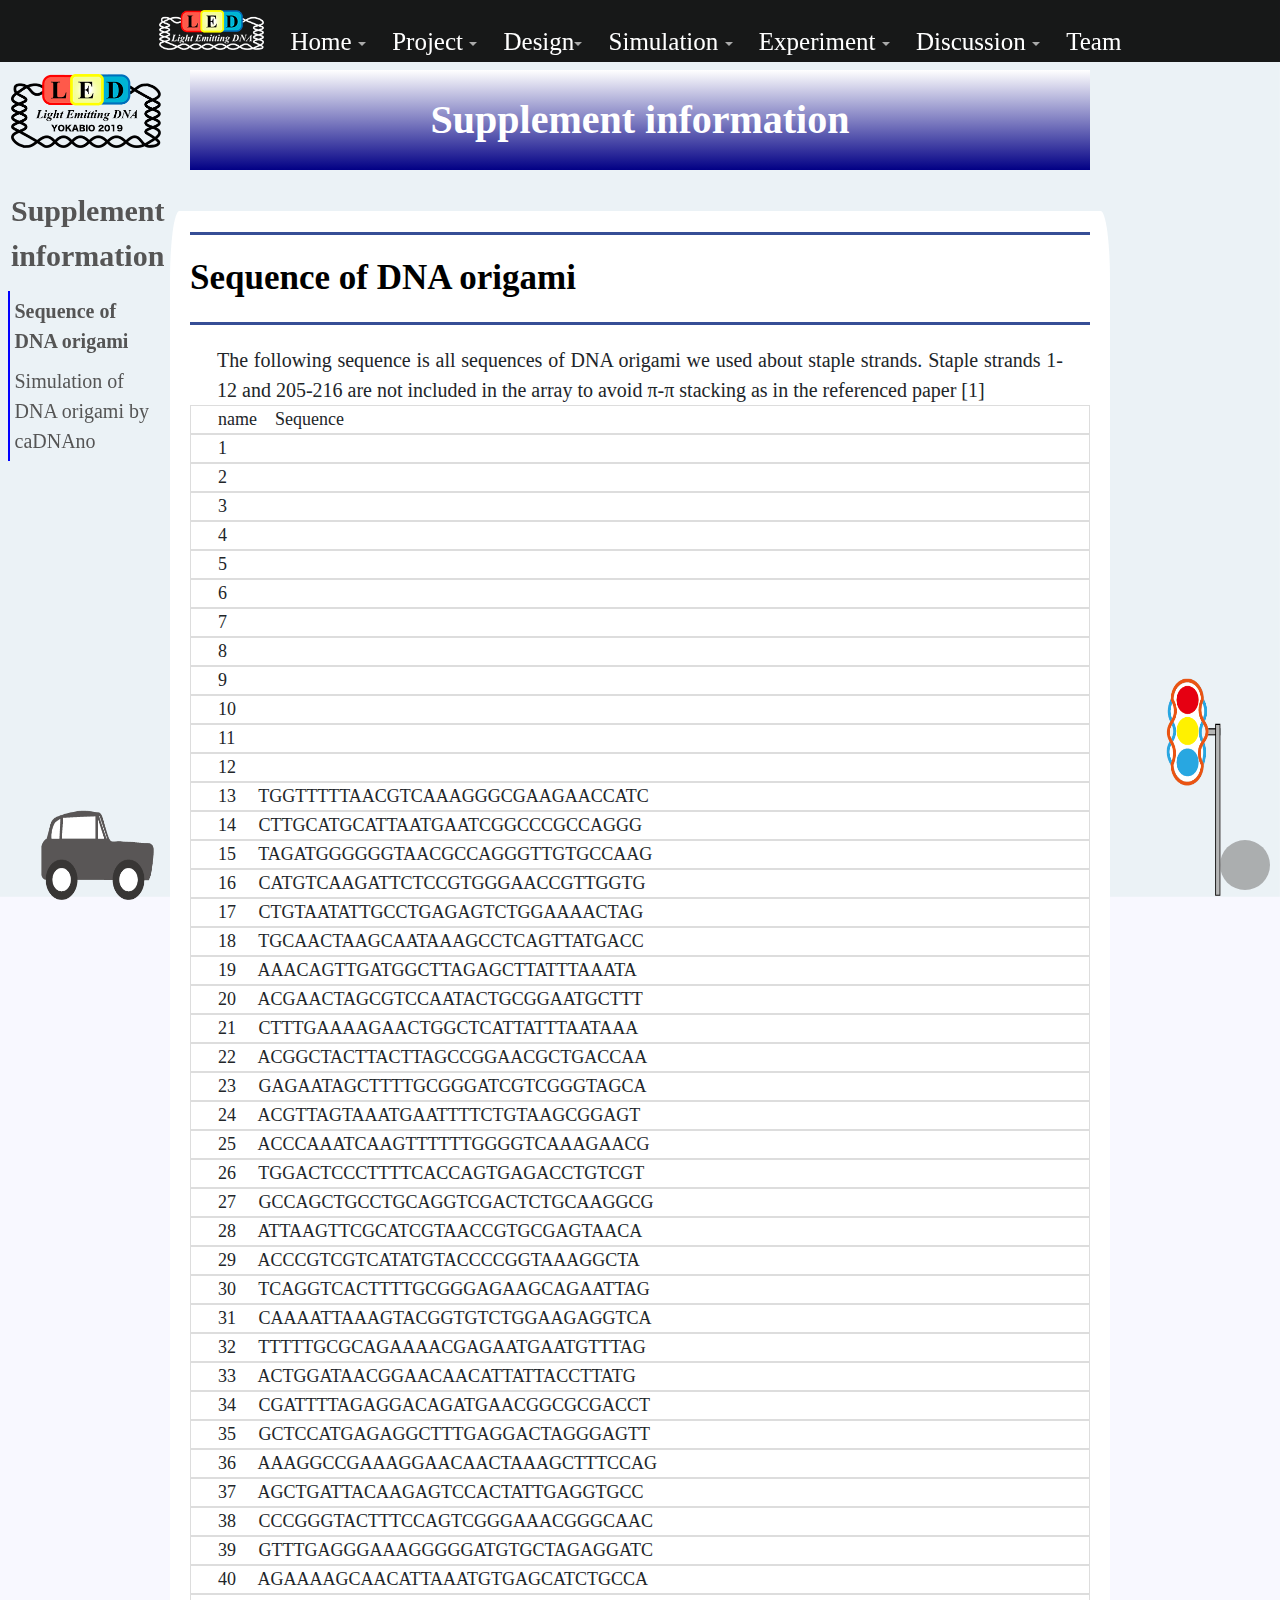
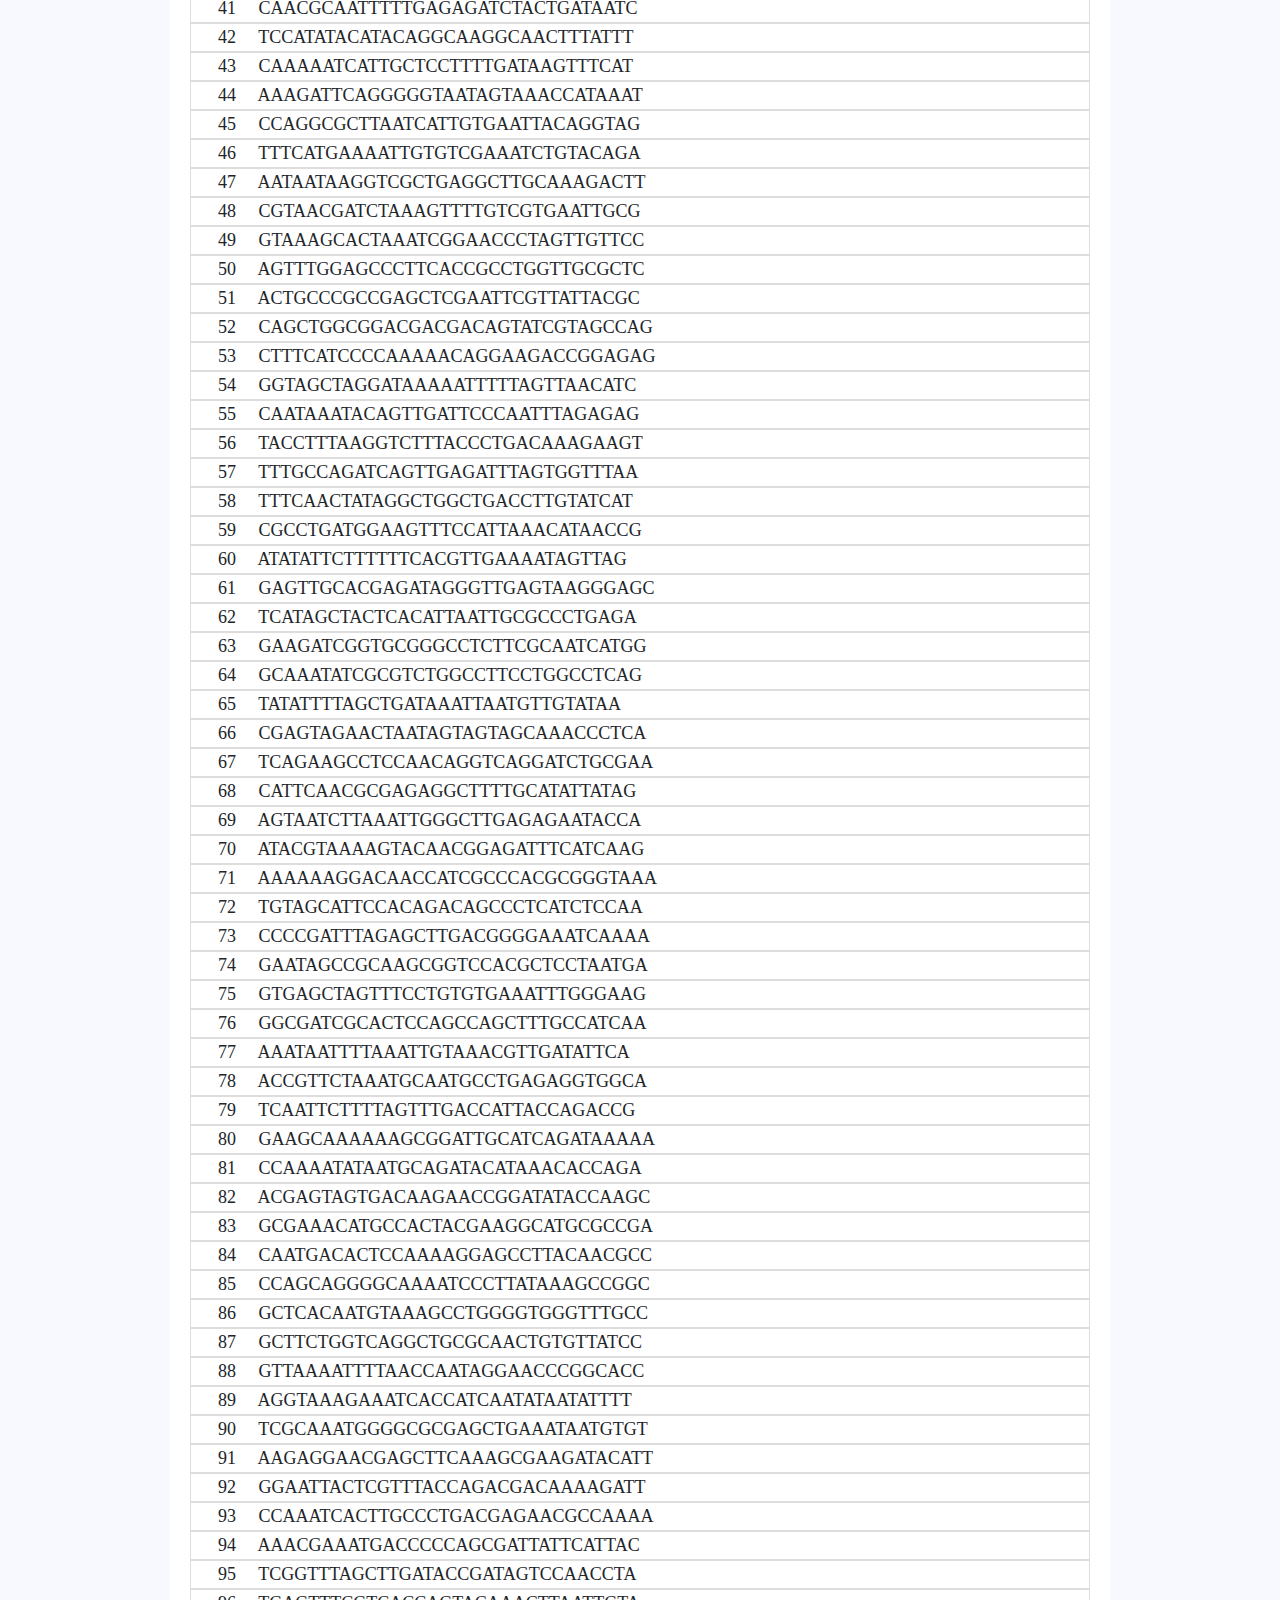
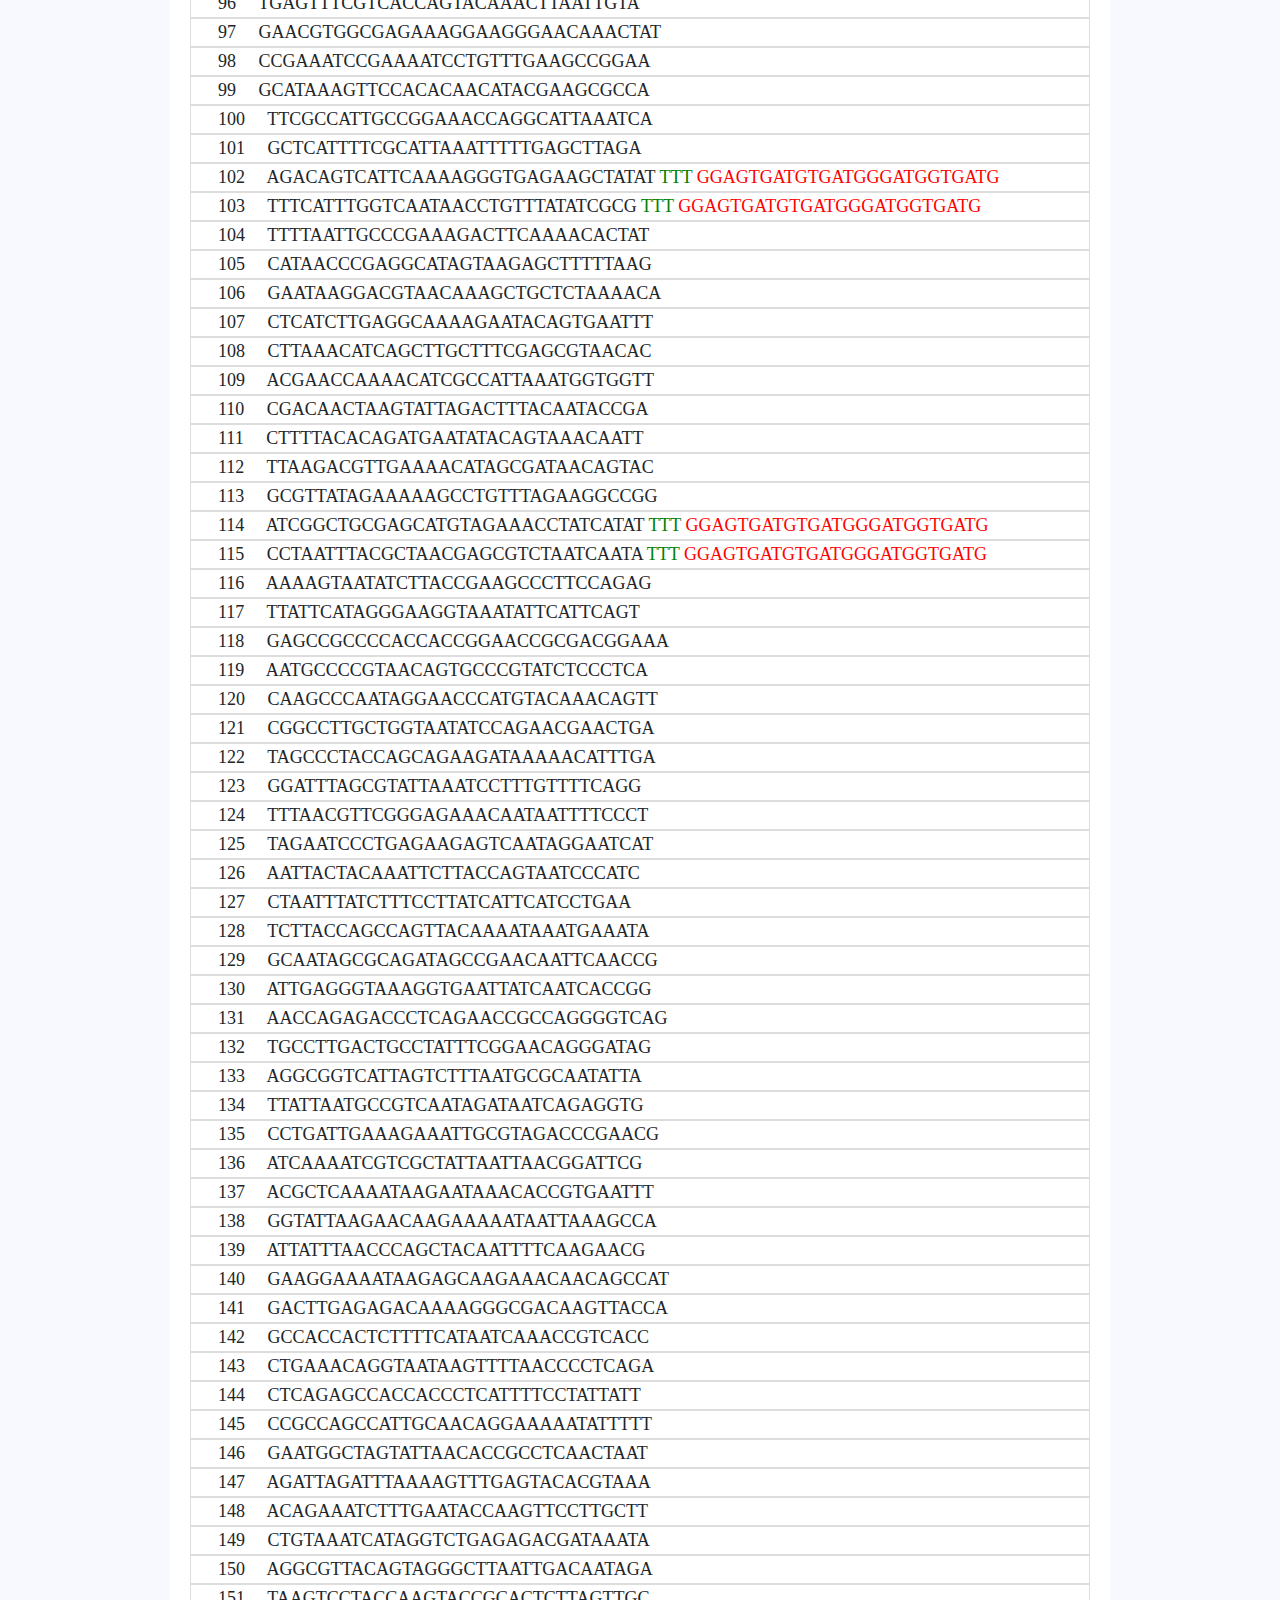
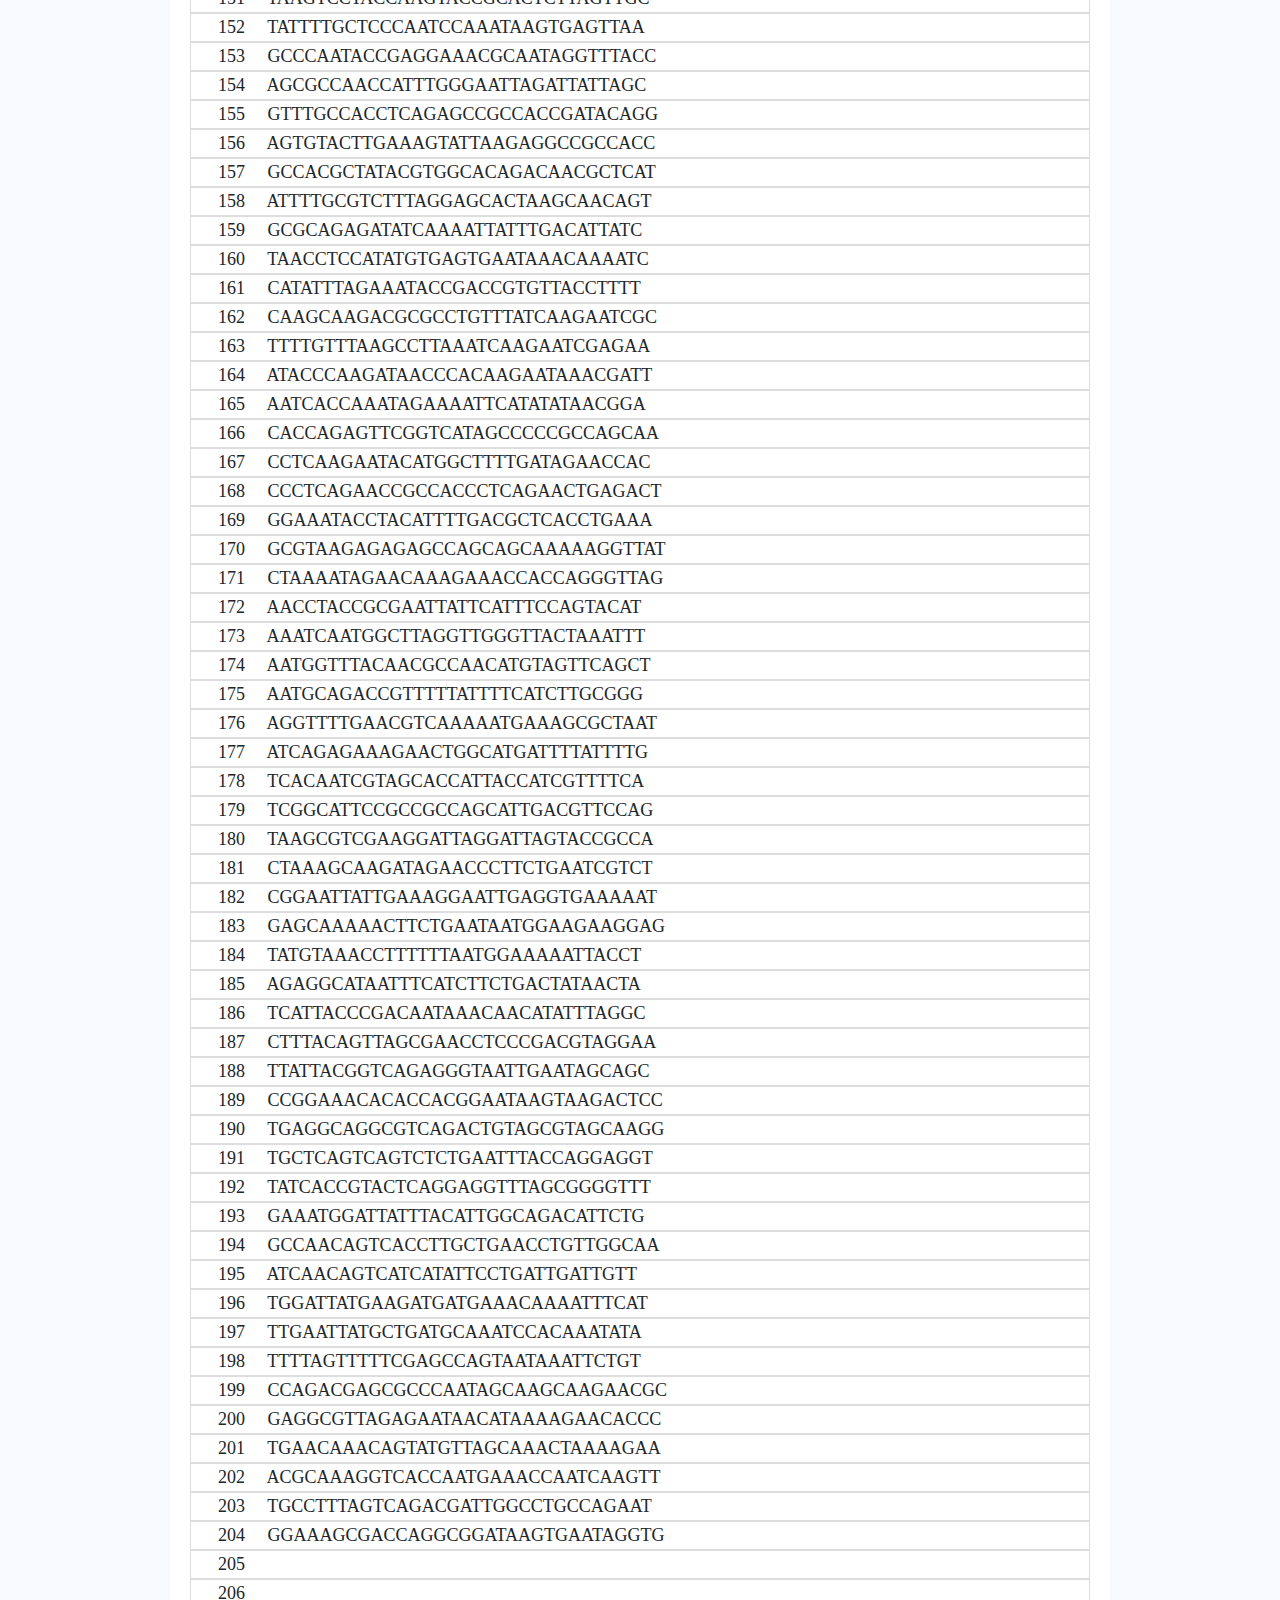
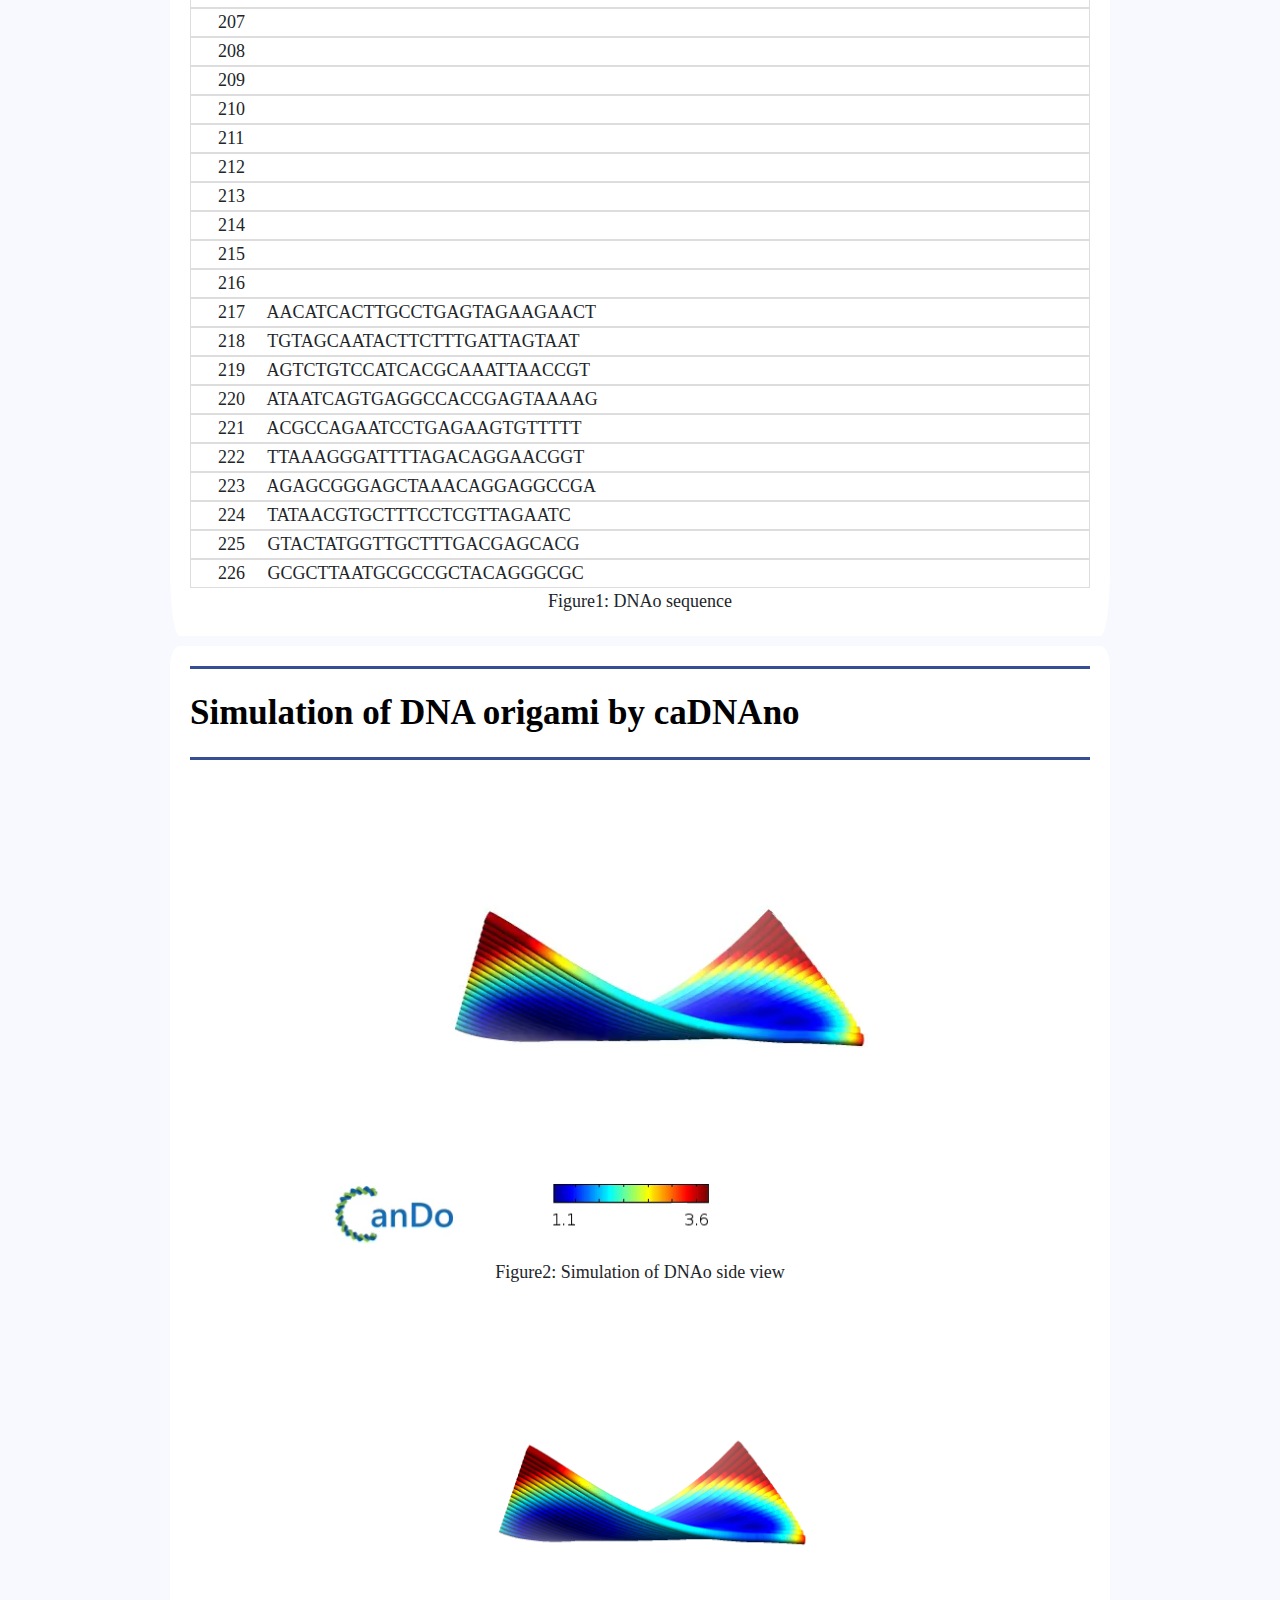
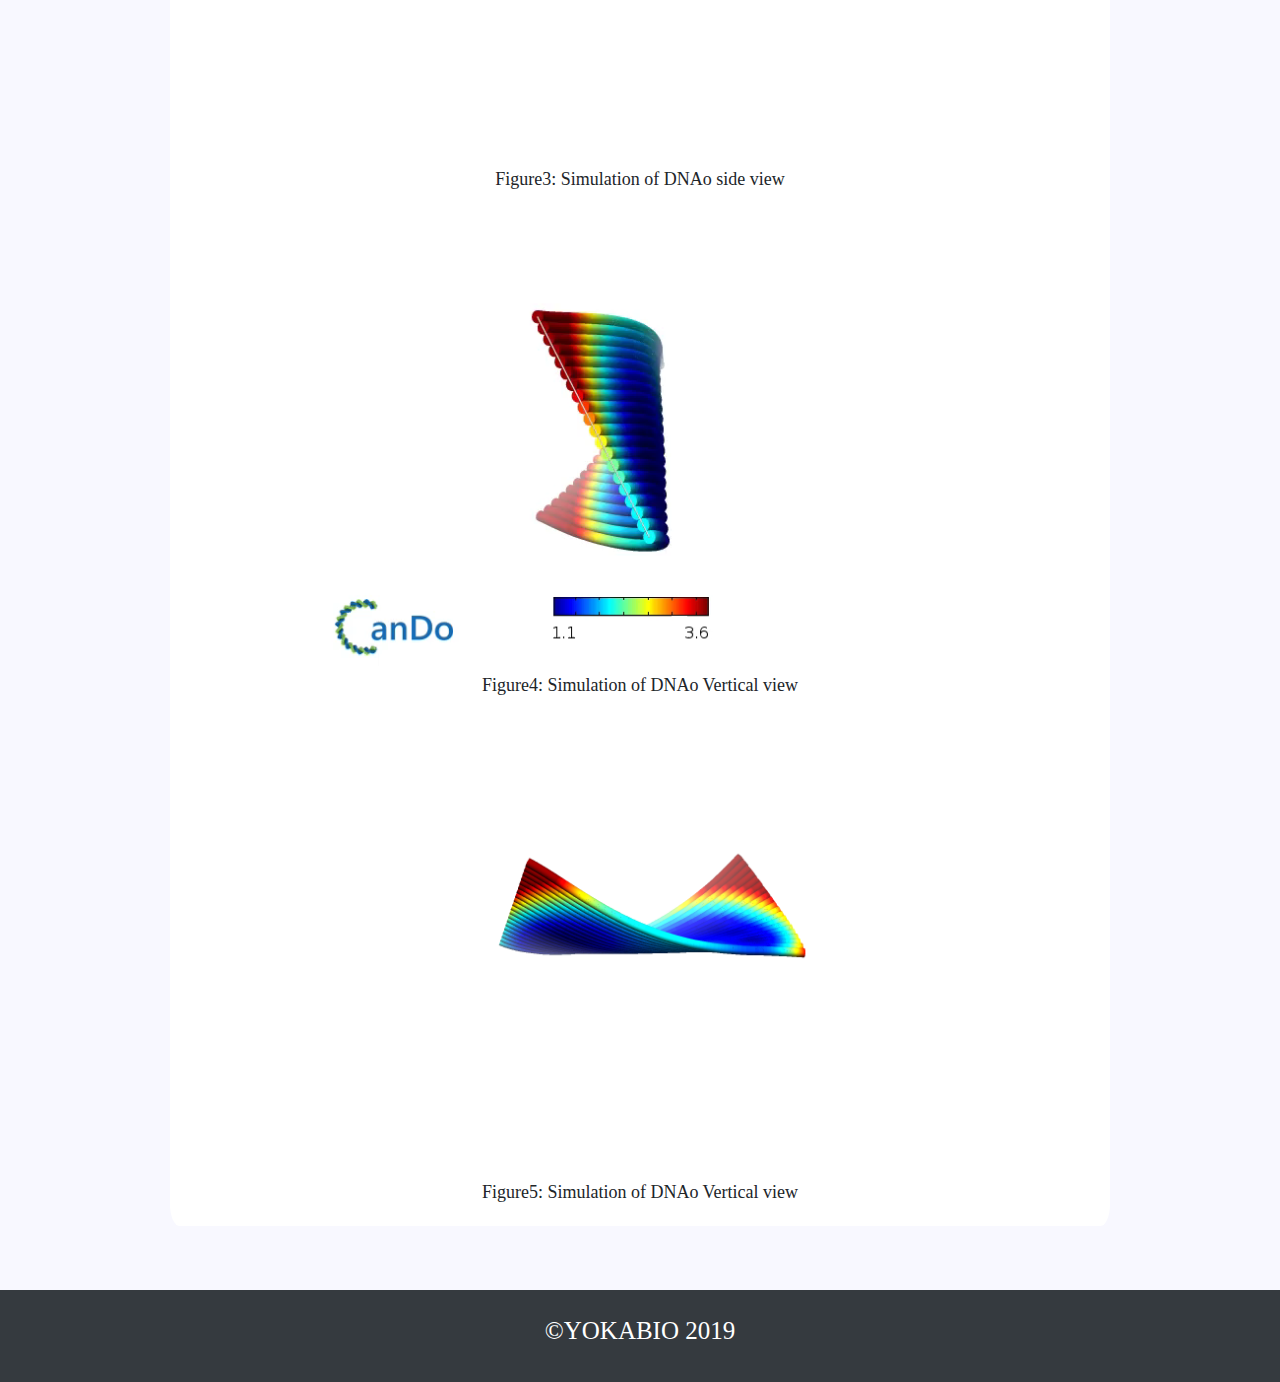
<file: Web/SI/SI.html>
<!doctype html>

<html lang="ja">



<head>

	<meta charset="utf-8">

	<meta name="viewport" content="width=device-width, initial-scale=1, shrink-to-fit=no">

	<meta http-equiv="x-ua-compatible" content="ie=edge">


	<link rel="stylesheet" href="../common.css">


	<link rel="stylesheet" href="https://use.fontawesome.com/releases/v5.2.0/css/all.css" integrity="sha384-hWVjflwFxL6sNzntih27bfxkr27PmbbK/iSvJ+a4+0owXq79v+lsFkW54bOGbiDQ" crossorigin="anonymous">


	<title>YOKABIO2019</title>


	<script src="https://ajax.googleapis.com/ajax/libs/jquery/3.2.1/jquery.min.js"></script>
	<script src="../js/jquery.rwdImageMaps.min.js"></script>
	<script src="../cjs/ham_menu.js"></script>
	<script src="../cjs/imagemap.js"></script>
	<script src="../cjs/menu_scroll.js"></script>
	<script src="../cjs/scroll.js"></script>
	<script src="../cjs/submenu.js"></script>
	<script src="../cjs/submenu_k.js"></script>
	<script src="../cjs/top_image.js"></script>
</head>



<body>
	<!--ハンバーガーメニュー-->
	<div class="navToggle">
		<span></span><span></span><span></span><span>menu</span>
	</div>
	<nav class="globalMenuSp">
		<ul>
			<div class="space"></div><div class="space"></div><div class="space"></div><div class="space"></div>
			<li><a href="../Home/Home.html">Home <span class="caret"></span></a></li>
			<li><a href="../Project/Project.html">Project <span class="caret"></span></a></li>
			<li><a href="../Design/Design.html">Design<span class="caret"></span></a></li>
			<li><a href="../Simulation/Simulation.html">Simulation <span class="caret"></span></a></li>
			<li><a href="../Experiment/Experiment.html">Experiment <span class="caret"></span></a></li>
			<li><a href="../Discussion/Discussion.html">Discussion<span class="caret"></span></a></li>
			<li><a href="../Team/Team.html">Team</a></li>
		</ul>
	</nav>
		
			
	<!--↓ナビゲーションバー(メイン)↓-->
	<nav id="menu-wrap2">
		<div class="cp_navi">
		<ul>
			<li><a href="../Home/Home.html"><img src="../img/icon.png" height="40px"><a></li>
			<li>
				<a href="../Home/Home.html">Home <span class="caret"></span></a>
				<div>
				<ul>
					<li><a href="../Home/Home.html#ABSTRACT">Abstract</a></li>
					<li><a href="../Home/Home.html#YOUTUBE">Youtube</a></li>
				</ul>
				</div>
			</li>
			<li>
				<a href="../Project/Project.html">Project <span class="caret"></span></a>
				<div>
				<ul>
					<li><a href="../Project/Project.html#Background">Background</a></li>
					<li><a href="../Project/Project.html#TheProblem">The Problem</a></li>
					<li><a href="../Project/Project.html#Idea">Our Idea</a></li>
				</ul>
				</div>
			</li>
			<li>
				<a href="../Design/Design.html">Design<span class="caret"></span></a>
				<div>
				<ul>
					<li><a href="../Design/Design.html#Mechanism">Mechanism</a></li>
					<li><a href="../Design/Design.html#DSD">DNA strand displacement reaction</a></li>
					<li><a href="../Design/Design.html#DNAo">DNA origami</a></li>
				</ul>
				</div>
			</li>
			<li>
				<a href="../Simulation/Simulation.html">Simulation <span class="caret"></span></a>
				<div>
				<ul>
					<li><a href="../Simulation/Simulation.html#nupack">Simulation of strand displacement reaction by nupack</a></li>
					<li><a href="../Simulation/Simulation.html#cadnano">Simulation of DNA origami by caDNAno</a></li>
				</ul>
				</div>
			</li>
			<li>
				<a href="../Experiment/Experiment.html">Experiment <span class="caret"></span></a>
				<div>
				<ul>
					<li><a href="../Experiment/Experiment.html#DNAo">DNA origami</a></li>
					<li><a href="../Experiment/Experiment.html#DSDr">DNA strand displacement reaction</a></li>
					<li><a href="../Experiment/Experiment.html#san">DNA strand displacement reaction on the DNA origami</a></li>
				</ul>
				</div>
			</li>
			<li>
				<a href="../Discussion/Discussion.html">Discussion <span class="caret"></span></a>
				<div>
				<ul>
					<li><a href="../Discussion/Discussion.html#Summary">Summary</a></li>
					<li><a href="../Discussion/Discussion.html#eva">Evaluate our method</a></li>
					<li><a href="../Discussion/Discussion.html#Future">Future</a></li>
					<li><a href="../Discussion/Discussion.html#ELSI">ELSI</a></li>
				</ul>
				</div>
			</li>
			<li><a href="../Team/Team.html">Team</a></li>
		</ul>
		</div>
	</nav>
	<!--↑ナビゲーションバー(メイン)↑-->

	<!--↓ナビゲーションバー(サブ)-->
	<div id="na">
		<div id="navitop">
			<li><a href="../SI/SI.html"><img src="../img/icon2.png"><a></li>
			<li><a href="../SI/SI.html"><h1>Supplement information</h1></a></li>
			<ul id="navi">
				<li><a href="#array">Sequence of DNA origami</a></li>
				<li><a href="#cadnano">Simulation of DNA origami by caDNAno</a></li>
			</ul>
		</div>
	</div>
	<!--↑ナビゲーションバー(サブ)↑-->
	<!--↓トップに戻るボタン↓-->
	<div id="page_top">
		<i class="fas fa-angle-double-up fa-2x faa-bounce animated-hover top-bottom"></i>
	<a href="#"></a></div>
	<!--↑トップに戻るボタン↑-->
						
	<!--<div class="space"></div>-->
		
	<main class="container">
	<div class="space"></div>
	<div class="space"></div>
	<div class="space"></div>
	<div class="midasi"><h1>Supplement information</h1></div>
		
	
		<!--<div class="space" id="subA"></div>-->

	<div class="section1"  id="array">
		<h1>Sequence of DNA origami</h1>
		<div class="space"></div>
		<p>The following sequence is all sequences of DNA origami we used about staple strands.
Staple strands 1-12 and 205-216 are not included in the array to avoid π-π stacking as in the referenced paper [1]
</p>
		<div class="array">
		<p>name&emsp;Sequence</p>
		<p>1</p>	
		<p>2</p>	
		<p>3</p>	
		<p>4</p>	
		<p>5</p>	
		<p>6</p>	
		<p>7</p>	
		<p>8</p>	
		<p>9</p>	
		<p>10</p>	
		<p>11</p>	
		<p>12</p>	
		<p>13&emsp;	TGGTTTTTAACGTCAAAGGGCGAAGAACCATC</p>
		<p>14&emsp;	CTTGCATGCATTAATGAATCGGCCCGCCAGGG</p>
		<p>15&emsp;	TAGATGGGGGGTAACGCCAGGGTTGTGCCAAG</p>
		<p>16&emsp;	CATGTCAAGATTCTCCGTGGGAACCGTTGGTG</p>
		<p>17&emsp;	CTGTAATATTGCCTGAGAGTCTGGAAAACTAG</p>
		<p>18&emsp;	TGCAACTAAGCAATAAAGCCTCAGTTATGACC</p>
		<p>19&emsp;	AAACAGTTGATGGCTTAGAGCTTATTTAAATA</p>
		<p>20&emsp;	ACGAACTAGCGTCCAATACTGCGGAATGCTTT</p>
		<p>21&emsp;	CTTTGAAAAGAACTGGCTCATTATTTAATAAA</p>
		<p>22&emsp;	ACGGCTACTTACTTAGCCGGAACGCTGACCAA</p>
		<p>23&emsp;	GAGAATAGCTTTTGCGGGATCGTCGGGTAGCA</p>
		<p>24&emsp;	ACGTTAGTAAATGAATTTTCTGTAAGCGGAGT</p>
		<p>25&emsp;	ACCCAAATCAAGTTTTTTGGGGTCAAAGAACG</p>
		<p>26&emsp;	TGGACTCCCTTTTCACCAGTGAGACCTGTCGT</p>
		<p>27&emsp;	GCCAGCTGCCTGCAGGTCGACTCTGCAAGGCG</p>
		<p>28&emsp;	ATTAAGTTCGCATCGTAACCGTGCGAGTAACA</p>
		<p>29&emsp;	ACCCGTCGTCATATGTACCCCGGTAAAGGCTA</p>
		<p>30&emsp;	TCAGGTCACTTTTGCGGGAGAAGCAGAATTAG</p>
		<p>31&emsp;	CAAAATTAAAGTACGGTGTCTGGAAGAGGTCA</p>
		<p>32&emsp;	TTTTTGCGCAGAAAACGAGAATGAATGTTTAG</p>
		<p>33&emsp;	ACTGGATAACGGAACAACATTATTACCTTATG</p>
		<p>34&emsp;	CGATTTTAGAGGACAGATGAACGGCGCGACCT</p>
		<p>35&emsp;	GCTCCATGAGAGGCTTTGAGGACTAGGGAGTT</p>
		<p>36&emsp;	AAAGGCCGAAAGGAACAACTAAAGCTTTCCAG</p>
		<p>37&emsp;	AGCTGATTACAAGAGTCCACTATTGAGGTGCC</p>
		<p>38&emsp;	CCCGGGTACTTTCCAGTCGGGAAACGGGCAAC</p>
		<p>39&emsp;	GTTTGAGGGAAAGGGGGATGTGCTAGAGGATC</p>
		<p>40&emsp;	AGAAAAGCAACATTAAATGTGAGCATCTGCCA</p>
		<p>41&emsp;	CAACGCAATTTTTGAGAGATCTACTGATAATC</p>
		<p>42&emsp;	TCCATATACATACAGGCAAGGCAACTTTATTT</p>
		<p>43&emsp;	CAAAAATCATTGCTCCTTTTGATAAGTTTCAT</p>
		<p>44&emsp;	AAAGATTCAGGGGGTAATAGTAAACCATAAAT</p>
		<p>45&emsp;	CCAGGCGCTTAATCATTGTGAATTACAGGTAG</p>
		<p>46&emsp;	TTTCATGAAAATTGTGTCGAAATCTGTACAGA</p>
		<p>47&emsp;	AATAATAAGGTCGCTGAGGCTTGCAAAGACTT</p>
		<p>48&emsp;	CGTAACGATCTAAAGTTTTGTCGTGAATTGCG</p>
		<p>49&emsp;	GTAAAGCACTAAATCGGAACCCTAGTTGTTCC</p>
		<p>50&emsp;	AGTTTGGAGCCCTTCACCGCCTGGTTGCGCTC</p>
		<p>51&emsp;	ACTGCCCGCCGAGCTCGAATTCGTTATTACGC</p>
		<p>52&emsp;	CAGCTGGCGGACGACGACAGTATCGTAGCCAG</p>
		<p>53&emsp;	CTTTCATCCCCAAAAACAGGAAGACCGGAGAG</p>
		<p>54&emsp;	GGTAGCTAGGATAAAAATTTTTAGTTAACATC</p>
		<p>55&emsp;	CAATAAATACAGTTGATTCCCAATTTAGAGAG</p>
		<p>56&emsp;	TACCTTTAAGGTCTTTACCCTGACAAAGAAGT</p>
		<p>57&emsp;	TTTGCCAGATCAGTTGAGATTTAGTGGTTTAA</p>
		<p>58&emsp;	TTTCAACTATAGGCTGGCTGACCTTGTATCAT</p>
		<p>59&emsp;	CGCCTGATGGAAGTTTCCATTAAACATAACCG</p>
		<p>60&emsp;	ATATATTCTTTTTTCACGTTGAAAATAGTTAG</p>
		<p>61&emsp;	GAGTTGCACGAGATAGGGTTGAGTAAGGGAGC</p>
		<p>62&emsp;	TCATAGCTACTCACATTAATTGCGCCCTGAGA</p>
		<p>63&emsp;	GAAGATCGGTGCGGGCCTCTTCGCAATCATGG</p>
		<p>64&emsp;	GCAAATATCGCGTCTGGCCTTCCTGGCCTCAG</p>
		<p>65&emsp;	TATATTTTAGCTGATAAATTAATGTTGTATAA</p>
		<p>66&emsp;	CGAGTAGAACTAATAGTAGTAGCAAACCCTCA</p>
		<p>67&emsp;	TCAGAAGCCTCCAACAGGTCAGGATCTGCGAA</p>
		<p>68&emsp;	CATTCAACGCGAGAGGCTTTTGCATATTATAG</p>
		<p>69&emsp;	AGTAATCTTAAATTGGGCTTGAGAGAATACCA</p>
		<p>70&emsp;	ATACGTAAAAGTACAACGGAGATTTCATCAAG</p>
		<p>71&emsp;	AAAAAAGGACAACCATCGCCCACGCGGGTAAA</p>
		<p>72&emsp;	TGTAGCATTCCACAGACAGCCCTCATCTCCAA</p>
		<p>73&emsp;	CCCCGATTTAGAGCTTGACGGGGAAATCAAAA</p>
		<p>74&emsp;	GAATAGCCGCAAGCGGTCCACGCTCCTAATGA</p>
		<p>75&emsp;	GTGAGCTAGTTTCCTGTGTGAAATTTGGGAAG</p>
		<p>76&emsp;	GGCGATCGCACTCCAGCCAGCTTTGCCATCAA</p>
		<p>77&emsp;	AAATAATTTTAAATTGTAAACGTTGATATTCA</p>
		<p>78&emsp;	ACCGTTCTAAATGCAATGCCTGAGAGGTGGCA</p>
		<p>79&emsp;	TCAATTCTTTTAGTTTGACCATTACCAGACCG</p>
		<p>80&emsp;	GAAGCAAAAAAGCGGATTGCATCAGATAAAAA</p>
		<p>81&emsp;	CCAAAATATAATGCAGATACATAAACACCAGA</p>
		<p>82&emsp;	ACGAGTAGTGACAAGAACCGGATATACCAAGC</p>
		<p>83&emsp;	GCGAAACATGCCACTACGAAGGCATGCGCCGA</p>
		<p>84&emsp;	CAATGACACTCCAAAAGGAGCCTTACAACGCC</p>
		<p>85&emsp;	CCAGCAGGGGCAAAATCCCTTATAAAGCCGGC</p>
		<p>86&emsp;	GCTCACAATGTAAAGCCTGGGGTGGGTTTGCC</p>
		<p>87&emsp;	GCTTCTGGTCAGGCTGCGCAACTGTGTTATCC</p>
		<p>88&emsp;	GTTAAAATTTTAACCAATAGGAACCCGGCACC</p>
		<p>89&emsp;	AGGTAAAGAAATCACCATCAATATAATATTTT</p>
		<p>90&emsp;	TCGCAAATGGGGCGCGAGCTGAAATAATGTGT</p>
		<p>91&emsp;	AAGAGGAACGAGCTTCAAAGCGAAGATACATT</p>
		<p>92&emsp;	GGAATTACTCGTTTACCAGACGACAAAAGATT</p>
		<p>93&emsp;	CCAAATCACTTGCCCTGACGAGAACGCCAAAA</p>
		<p>94&emsp;	AAACGAAATGACCCCCAGCGATTATTCATTAC</p>
		<p>95&emsp;	TCGGTTTAGCTTGATACCGATAGTCCAACCTA</p>
		<p>96&emsp;	TGAGTTTCGTCACCAGTACAAACTTAATTGTA</p>
		<p>97&emsp;	GAACGTGGCGAGAAAGGAAGGGAACAAACTAT</p>
		<p>98&emsp;	CCGAAATCCGAAAATCCTGTTTGAAGCCGGAA</p>
		<p>99&emsp;	GCATAAAGTTCCACACAACATACGAAGCGCCA</p>
		<p>100&emsp;	TTCGCCATTGCCGGAAACCAGGCATTAAATCA</p>
		<p>101&emsp;	GCTCATTTTCGCATTAAATTTTTGAGCTTAGA</p>
		<p>102&emsp;	AGACAGTCATTCAAAAGGGTGAGAAGCTATAT <font color="green">TTT</font> <font color="red">GGAGTGATGTGATGGGATGGTGATG</font></p>
		<p>103&emsp;	TTTCATTTGGTCAATAACCTGTTTATATCGCG <font color="green">TTT</font> <font color="red">GGAGTGATGTGATGGGATGGTGATG</font></p>
		<p>104&emsp;	TTTTAATTGCCCGAAAGACTTCAAAACACTAT</p>
		<p>105&emsp;	CATAACCCGAGGCATAGTAAGAGCTTTTTAAG</p>
		<p>106&emsp;	GAATAAGGACGTAACAAAGCTGCTCTAAAACA</p>
		<p>107&emsp;	CTCATCTTGAGGCAAAAGAATACAGTGAATTT</p>
		<p>108&emsp;	CTTAAACATCAGCTTGCTTTCGAGCGTAACAC</p>
		<p>109&emsp;	ACGAACCAAAACATCGCCATTAAATGGTGGTT</p>
		<p>110&emsp;	CGACAACTAAGTATTAGACTTTACAATACCGA</p>
		<p>111&emsp;	CTTTTACACAGATGAATATACAGTAAACAATT</p>
		<p>112&emsp;	TTAAGACGTTGAAAACATAGCGATAACAGTAC</p>
		<p>113&emsp;	GCGTTATAGAAAAAGCCTGTTTAGAAGGCCGG</p>
		<p>114&emsp;	ATCGGCTGCGAGCATGTAGAAACCTATCATAT <font color="green">TTT</font> <font color="red">GGAGTGATGTGATGGGATGGTGATG</font></p>
		<p>115&emsp;	CCTAATTTACGCTAACGAGCGTCTAATCAATA <font color="green">TTT</font> <font color="red">GGAGTGATGTGATGGGATGGTGATG</font></p>
		<p>116&emsp;	AAAAGTAATATCTTACCGAAGCCCTTCCAGAG</p>
		<p>117&emsp;	TTATTCATAGGGAAGGTAAATATTCATTCAGT</p>
		<p>118&emsp;	GAGCCGCCCCACCACCGGAACCGCGACGGAAA</p>
		<p>119&emsp;	AATGCCCCGTAACAGTGCCCGTATCTCCCTCA</p>
		<p>120&emsp;	CAAGCCCAATAGGAACCCATGTACAAACAGTT</p>
		<p>121&emsp;	CGGCCTTGCTGGTAATATCCAGAACGAACTGA</p>
		<p>122&emsp;	TAGCCCTACCAGCAGAAGATAAAAACATTTGA</p>
		<p>123&emsp;	GGATTTAGCGTATTAAATCCTTTGTTTTCAGG</p>
		<p>124&emsp;	TTTAACGTTCGGGAGAAACAATAATTTTCCCT</p>
		<p>125&emsp;	TAGAATCCCTGAGAAGAGTCAATAGGAATCAT</p>
		<p>126&emsp;	AATTACTACAAATTCTTACCAGTAATCCCATC</p>
		<p>127&emsp;	CTAATTTATCTTTCCTTATCATTCATCCTGAA</p>
		<p>128&emsp;	TCTTACCAGCCAGTTACAAAATAAATGAAATA</p>
		<p>129&emsp;	GCAATAGCGCAGATAGCCGAACAATTCAACCG</p>
		<p>130&emsp;	ATTGAGGGTAAAGGTGAATTATCAATCACCGG</p>
		<p>131&emsp;	AACCAGAGACCCTCAGAACCGCCAGGGGTCAG</p>
		<p>132&emsp;	TGCCTTGACTGCCTATTTCGGAACAGGGATAG</p>
		<p>133&emsp;	AGGCGGTCATTAGTCTTTAATGCGCAATATTA</p>
		<p>134&emsp;	TTATTAATGCCGTCAATAGATAATCAGAGGTG</p>
		<p>135&emsp;	CCTGATTGAAAGAAATTGCGTAGACCCGAACG</p>
		<p>136&emsp;	ATCAAAATCGTCGCTATTAATTAACGGATTCG</p>
		<p>137&emsp;	ACGCTCAAAATAAGAATAAACACCGTGAATTT</p>
		<p>138&emsp;	GGTATTAAGAACAAGAAAAATAATTAAAGCCA</p>
		<p>139&emsp;	ATTATTTAACCCAGCTACAATTTTCAAGAACG</p>
		<p>140&emsp;	GAAGGAAAATAAGAGCAAGAAACAACAGCCAT</p>
		<p>141&emsp;	GACTTGAGAGACAAAAGGGCGACAAGTTACCA</p>
		<p>142&emsp;	GCCACCACTCTTTTCATAATCAAACCGTCACC</p>
		<p>143&emsp;	CTGAAACAGGTAATAAGTTTTAACCCCTCAGA</p>
		<p>144&emsp;	CTCAGAGCCACCACCCTCATTTTCCTATTATT</p>
		<p>145&emsp;	CCGCCAGCCATTGCAACAGGAAAAATATTTTT</p>
		<p>146&emsp;	GAATGGCTAGTATTAACACCGCCTCAACTAAT</p>
		<p>147&emsp;	AGATTAGATTTAAAAGTTTGAGTACACGTAAA</p>
		<p>148&emsp;	ACAGAAATCTTTGAATACCAAGTTCCTTGCTT</p>
		<p>149&emsp;	CTGTAAATCATAGGTCTGAGAGACGATAAATA</p>
		<p>150&emsp;	AGGCGTTACAGTAGGGCTTAATTGACAATAGA</p>
		<p>151&emsp;	TAAGTCCTACCAAGTACCGCACTCTTAGTTGC</p>
		<p>152&emsp;	TATTTTGCTCCCAATCCAAATAAGTGAGTTAA</p>
		<p>153&emsp;	GCCCAATACCGAGGAAACGCAATAGGTTTACC</p>
		<p>154&emsp;	AGCGCCAACCATTTGGGAATTAGATTATTAGC</p>
		<p>155&emsp;	GTTTGCCACCTCAGAGCCGCCACCGATACAGG</p>
		<p>156&emsp;	AGTGTACTTGAAAGTATTAAGAGGCCGCCACC</p>
		<p>157&emsp;	GCCACGCTATACGTGGCACAGACAACGCTCAT</p>
		<p>158&emsp;	ATTTTGCGTCTTTAGGAGCACTAAGCAACAGT</p>
		<p>159&emsp;	GCGCAGAGATATCAAAATTATTTGACATTATC</p>
		<p>160&emsp;	TAACCTCCATATGTGAGTGAATAAACAAAATC</p>
		<p>161&emsp;	CATATTTAGAAATACCGACCGTGTTACCTTTT</p>
		<p>162&emsp;	CAAGCAAGACGCGCCTGTTTATCAAGAATCGC</p>
		<p>163&emsp;	TTTTGTTTAAGCCTTAAATCAAGAATCGAGAA</p>
		<p>164&emsp;	ATACCCAAGATAACCCACAAGAATAAACGATT</p>
		<p>165&emsp;	AATCACCAAATAGAAAATTCATATATAACGGA</p>
		<p>166&emsp;	CACCAGAGTTCGGTCATAGCCCCCGCCAGCAA</p>
		<p>167&emsp;	CCTCAAGAATACATGGCTTTTGATAGAACCAC</p>
		<p>168&emsp;	CCCTCAGAACCGCCACCCTCAGAACTGAGACT</p>
		<p>169&emsp;	GGAAATACCTACATTTTGACGCTCACCTGAAA</p>
		<p>170&emsp;	GCGTAAGAGAGAGCCAGCAGCAAAAAGGTTAT</p>
		<p>171&emsp;	CTAAAATAGAACAAAGAAACCACCAGGGTTAG</p>
		<p>172&emsp;	AACCTACCGCGAATTATTCATTTCCAGTACAT</p>
		<p>173&emsp;	AAATCAATGGCTTAGGTTGGGTTACTAAATTT</p>
		<p>174&emsp;	AATGGTTTACAACGCCAACATGTAGTTCAGCT</p>
		<p>175&emsp;	AATGCAGACCGTTTTTATTTTCATCTTGCGGG</p>
		<p>176&emsp;	AGGTTTTGAACGTCAAAAATGAAAGCGCTAAT</p>
		<p>177&emsp;	ATCAGAGAAAGAACTGGCATGATTTTATTTTG</p>
		<p>178&emsp;	TCACAATCGTAGCACCATTACCATCGTTTTCA</p>
		<p>179&emsp;	TCGGCATTCCGCCGCCAGCATTGACGTTCCAG</p>
		<p>180&emsp;	TAAGCGTCGAAGGATTAGGATTAGTACCGCCA</p>
		<p>181&emsp;	CTAAAGCAAGATAGAACCCTTCTGAATCGTCT</p>
		<p>182&emsp;	CGGAATTATTGAAAGGAATTGAGGTGAAAAAT</p>
		<p>183&emsp;	GAGCAAAAACTTCTGAATAATGGAAGAAGGAG</p>
		<p>184&emsp;	TATGTAAACCTTTTTTAATGGAAAAATTACCT</p>
		<p>185&emsp;	AGAGGCATAATTTCATCTTCTGACTATAACTA</p>
		<p>186&emsp;	TCATTACCCGACAATAAACAACATATTTAGGC</p>
		<p>187&emsp;	CTTTACAGTTAGCGAACCTCCCGACGTAGGAA</p>
		<p>188&emsp;	TTATTACGGTCAGAGGGTAATTGAATAGCAGC</p>
		<p>189&emsp;	CCGGAAACACACCACGGAATAAGTAAGACTCC</p>
		<p>190&emsp;	TGAGGCAGGCGTCAGACTGTAGCGTAGCAAGG</p>
		<p>191&emsp;	TGCTCAGTCAGTCTCTGAATTTACCAGGAGGT</p>
		<p>192&emsp;	TATCACCGTACTCAGGAGGTTTAGCGGGGTTT</p>
		<p>193&emsp;	GAAATGGATTATTTACATTGGCAGACATTCTG</p>
		<p>194&emsp;	GCCAACAGTCACCTTGCTGAACCTGTTGGCAA</p>
		<p>195&emsp;	ATCAACAGTCATCATATTCCTGATTGATTGTT</p>
		<p>196&emsp;	TGGATTATGAAGATGATGAAACAAAATTTCAT</p>
		<p>197&emsp;	TTGAATTATGCTGATGCAAATCCACAAATATA</p>
		<p>198&emsp;	TTTTAGTTTTTCGAGCCAGTAATAAATTCTGT</p>
		<p>199&emsp;	CCAGACGAGCGCCCAATAGCAAGCAAGAACGC</p>
		<p>200&emsp;	GAGGCGTTAGAGAATAACATAAAAGAACACCC</p>
		<p>201&emsp;	TGAACAAACAGTATGTTAGCAAACTAAAAGAA</p>
		<p>202&emsp;	ACGCAAAGGTCACCAATGAAACCAATCAAGTT</p>
		<p>203&emsp;	TGCCTTTAGTCAGACGATTGGCCTGCCAGAAT</p>
		<p>204&emsp;	GGAAAGCGACCAGGCGGATAAGTGAATAGGTG</p>  
		<p>205	</p>
		<p>206	</p>
		<p>207	</p>
		<p>208	</p>
		<p>209	</p>
		<p>210	</p>
		<p>211	</p>
		<p>212	</p>
		<p>213	</p>
		<p>214	</p>
		<p>215	</p>
		<p>216	</p>
		<p>217&emsp;	AACATCACTTGCCTGAGTAGAAGAACT</p>
		<p>218&emsp;	TGTAGCAATACTTCTTTGATTAGTAAT</p>
		<p>219&emsp;	AGTCTGTCCATCACGCAAATTAACCGT</p>
		<p>220&emsp;	ATAATCAGTGAGGCCACCGAGTAAAAG</p>
		<p>221&emsp;	ACGCCAGAATCCTGAGAAGTGTTTTT</p>
		<p>222&emsp;	TTAAAGGGATTTTAGACAGGAACGGT</p>
		<p>223&emsp;	AGAGCGGGAGCTAAACAGGAGGCCGA</p>
		<p>224&emsp;	TATAACGTGCTTTCCTCGTTAGAATC</p>
		<p>225&emsp;	GTACTATGGTTGCTTTGACGAGCACG</p>
		<p>226&emsp;	GCGCTTAATGCGCCGCTACAGGGCGC</p>
		</div>
		<div class="figure">
			<p>Figure1: DNAo sequence</p>
		</div>
	</div>
		
		
		<div class="section1"  id="cadnano">
			<h1>Simulation of DNA origami by caDNAno</h1>
			<div class="space"></div>
			<div class="figure">
				<video src="../img/SupVideo1.mp4" loop autoplay muted playsinline></video>
				<p>Figure2: Simulation of DNAo side view</p>
			</div>
			<div class="figure">
				<img src="../img/SupFigure1.png">
				<p>Figure3: Simulation of DNAo side view</p>
			</div>
			<div class="figure">
				<video src="../img/SupVideo2.mp4" loop autoplay muted playsinline></video>
				<p>Figure4: Simulation of DNAo Vertical view</p>
			</div>
			<div class="figure">
				<img src="../img/SupFigure1.png">
				<p>Figure5: Simulation of DNAo Vertical view</p>
			</div>
		</div>
	</main>


	<footer>
		<p>&copy;YOKABIO 2019</p>
	</footer>



</body>



</html>
</file>
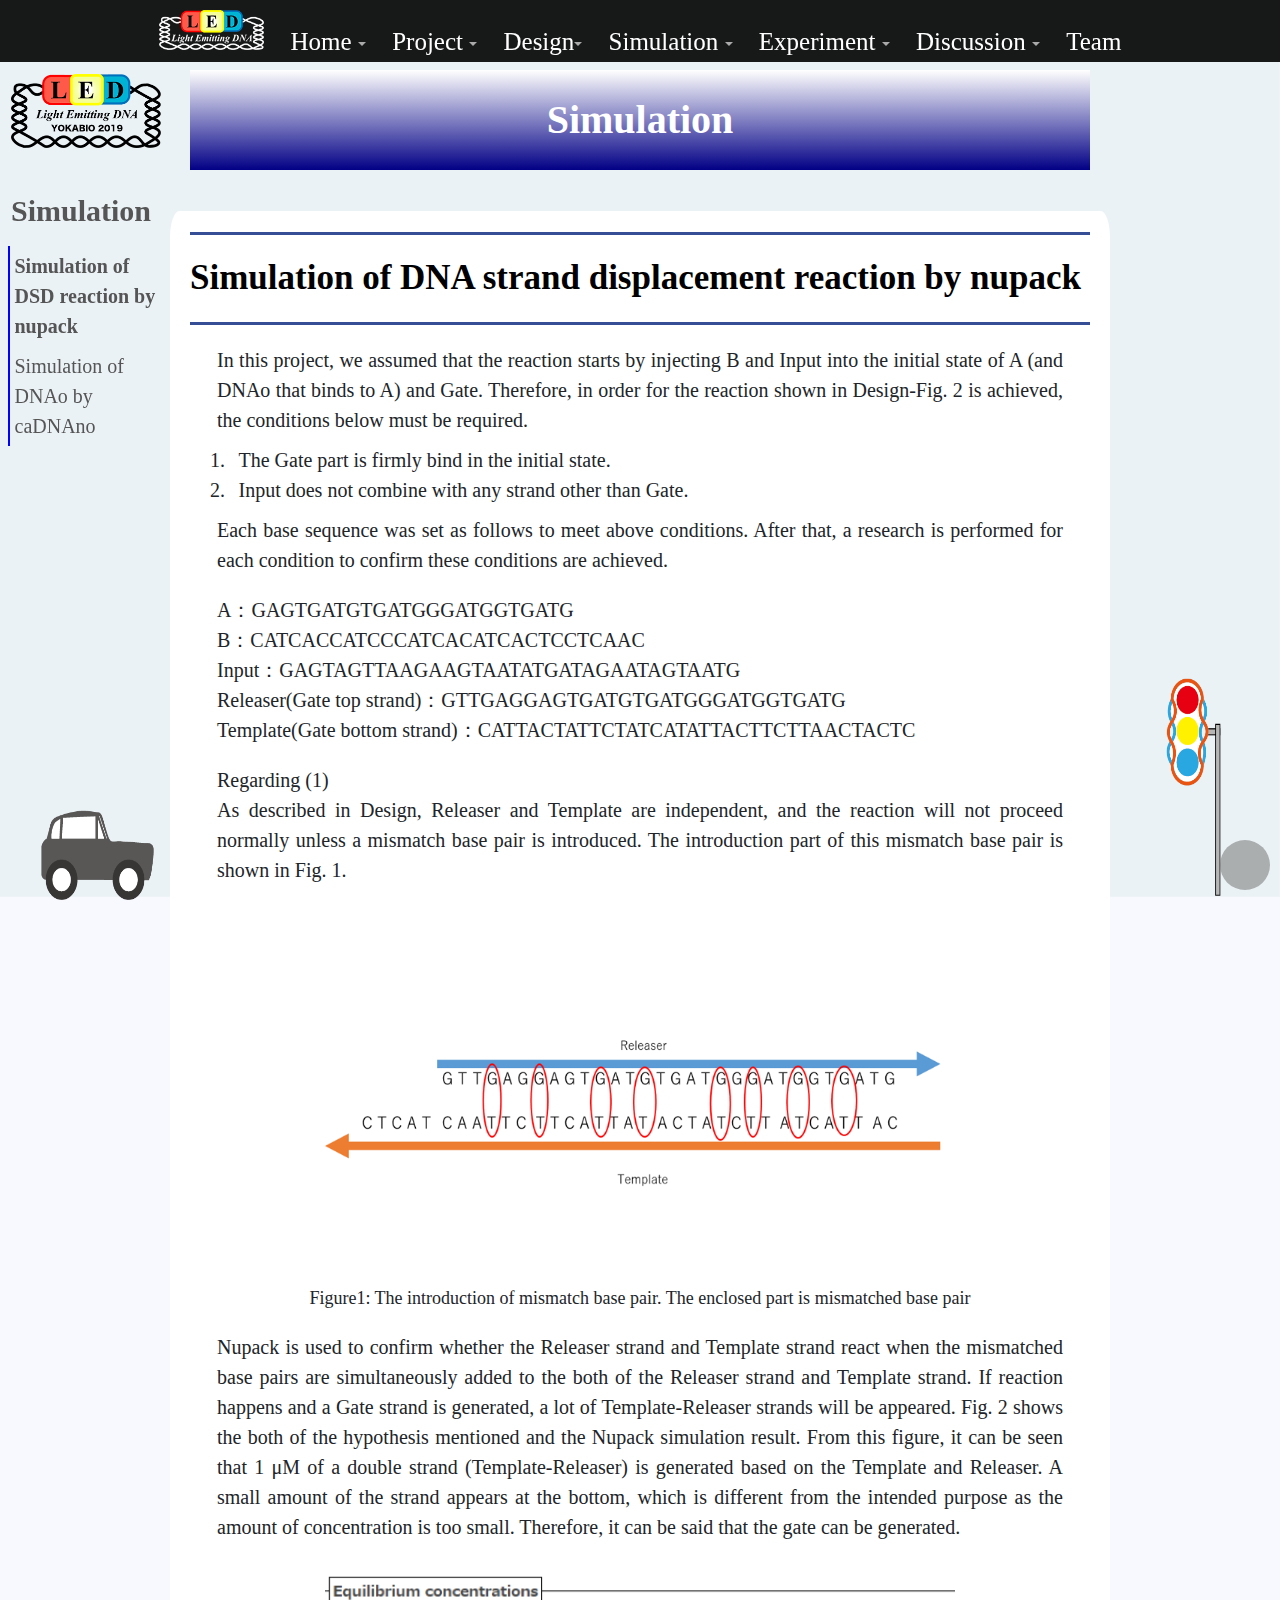
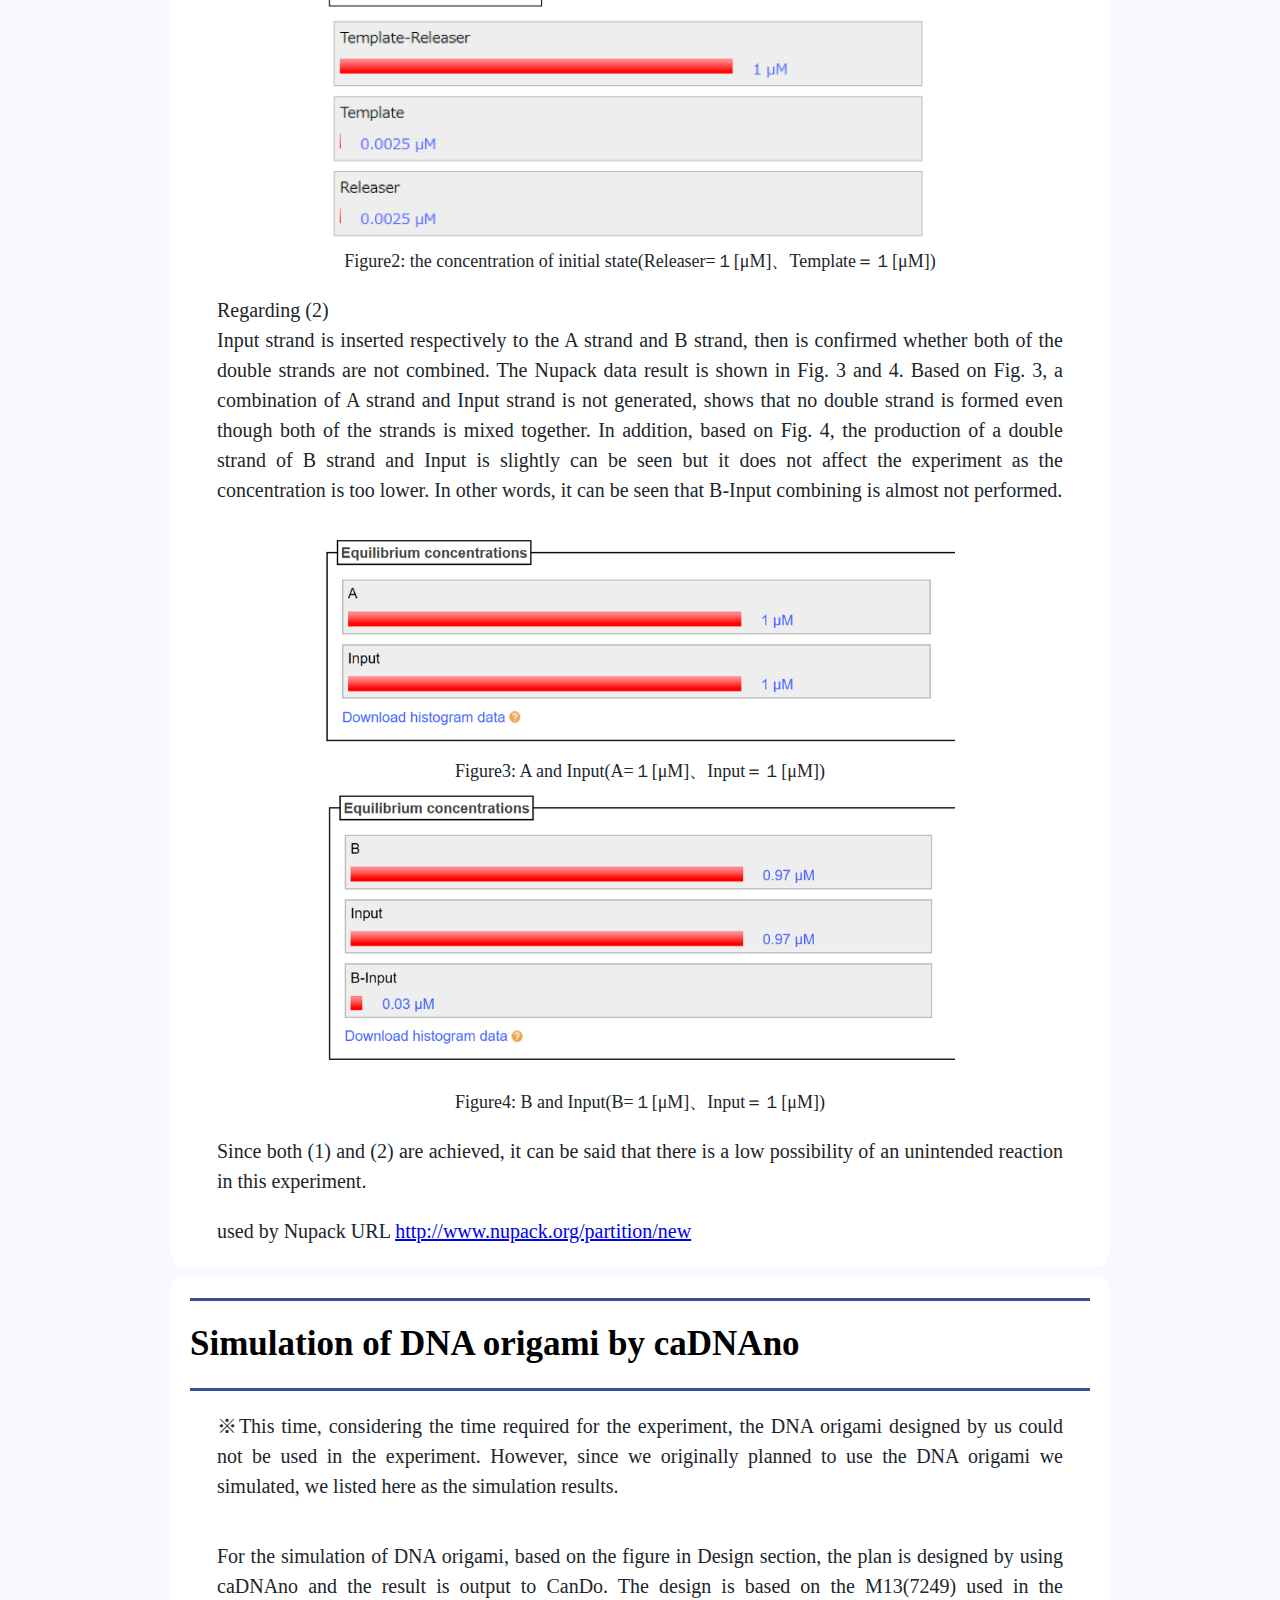
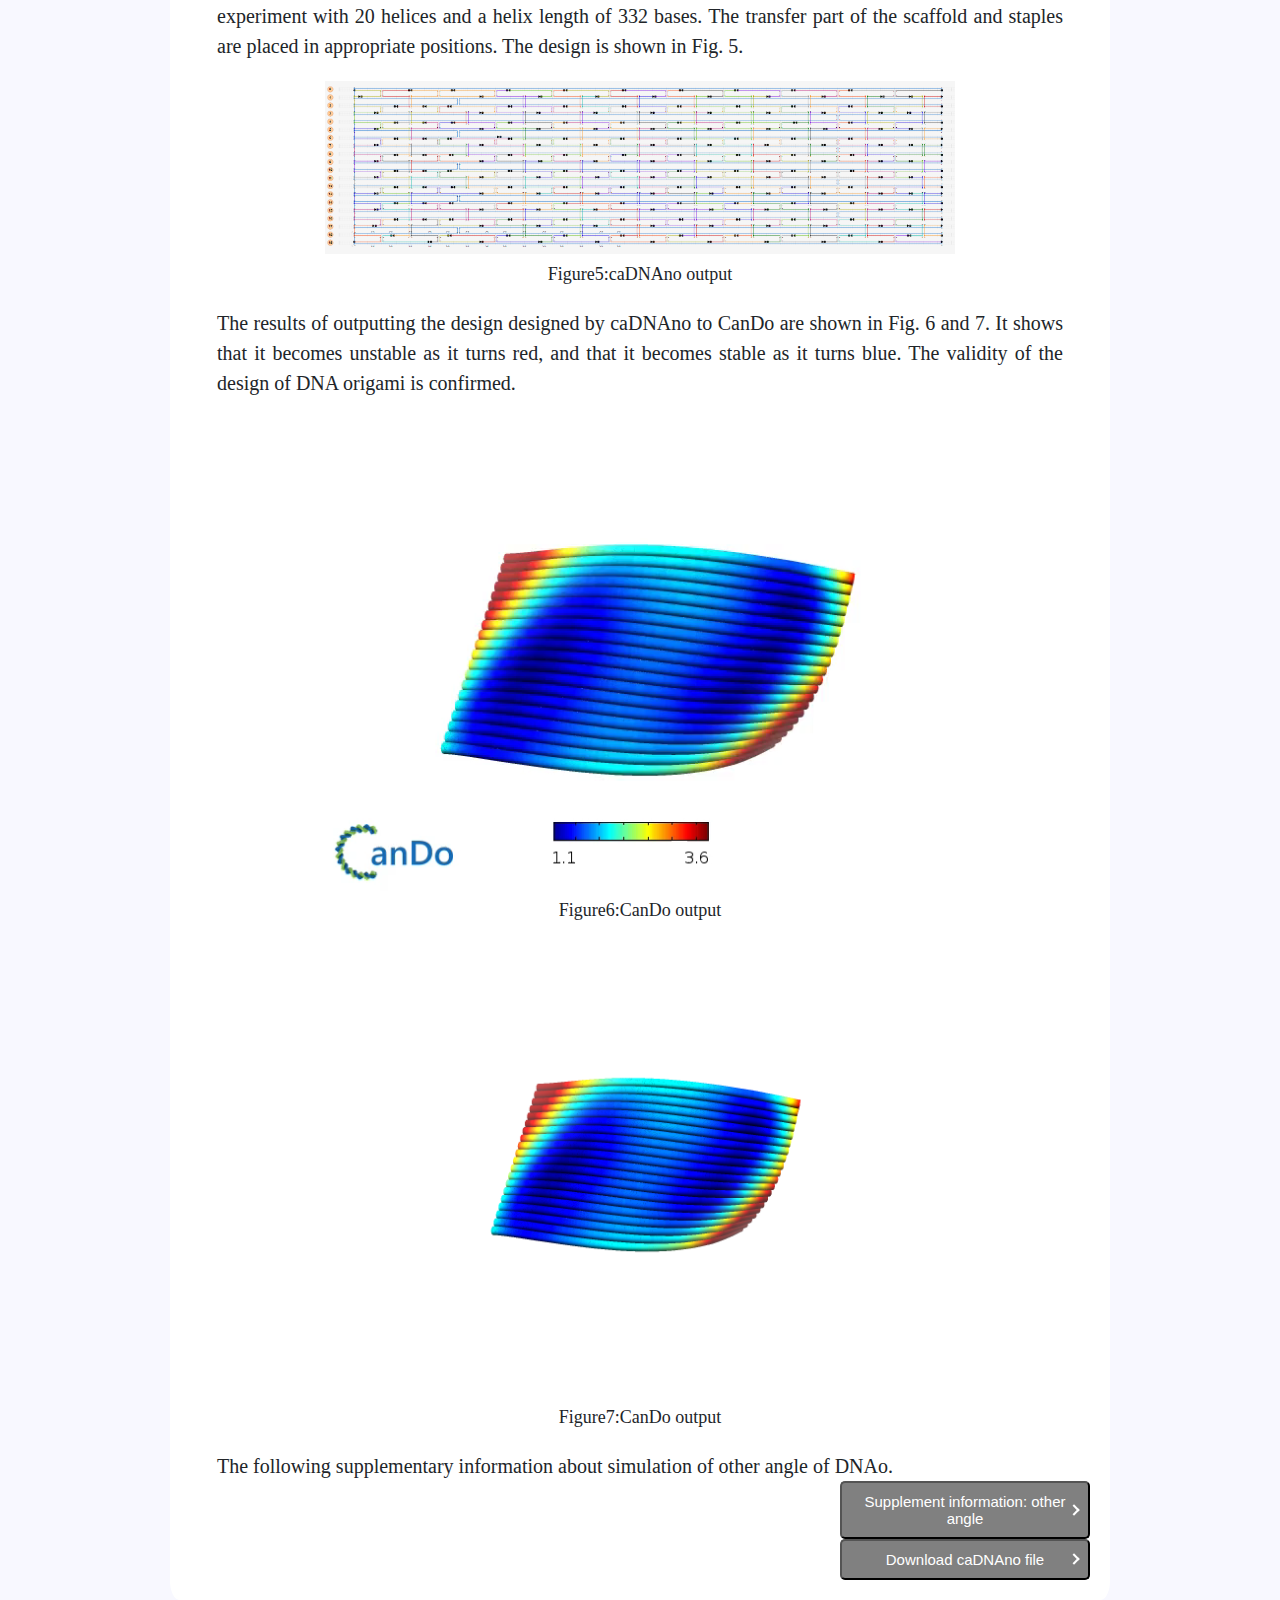
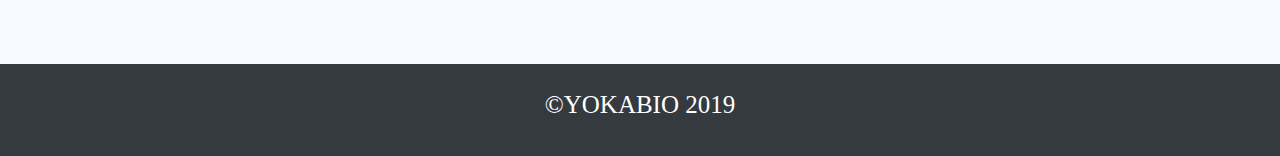
<file: Web/Simulation/Simulation.html>
<!doctype html>

<html lang="ja">



<head>

	<meta charset="utf-8">

	<meta name="viewport" content="width=device-width, initial-scale=1, shrink-to-fit=no">

	<meta http-equiv="x-ua-compatible" content="ie=edge">


	<link rel="stylesheet" href="../common.css">


	<link rel="stylesheet" href="https://use.fontawesome.com/releases/v5.2.0/css/all.css" integrity="sha384-hWVjflwFxL6sNzntih27bfxkr27PmbbK/iSvJ+a4+0owXq79v+lsFkW54bOGbiDQ" crossorigin="anonymous">


	<title>YOKABIO2019</title>


	<script src="https://ajax.googleapis.com/ajax/libs/jquery/3.2.1/jquery.min.js"></script>
	<script src="../js/jquery.rwdImageMaps.min.js"></script>
	<script src="../cjs/ham_menu.js"></script>
	<script src="../cjs/imagemap.js"></script>
	<script src="../cjs/menu_scroll.js"></script>
	<script src="../cjs/scroll.js"></script>
	<script src="../cjs/submenu.js"></script>
	<script src="../cjs/submenu_k.js"></script>
	<script src="../cjs/top_image.js"></script>
</head>



<body>
	<!--ハンバーガーメニュー-->
	<div class="navToggle">
		<span></span><span></span><span></span><span>menu</span>
	</div>
	<nav class="globalMenuSp">
		<ul>
			<div class="space"></div><div class="space"></div><div class="space"></div><div class="space"></div>
			<li><a href="../Home/Home.html">Home <span class="caret"></span></a></li>
			<li><a href="../Project/Project.html">Project <span class="caret"></span></a></li>
			<li><a href="../Design/Design.html">Design<span class="caret"></span></a></li>
			<li><a href="../Simulation/Simulation.html">Simulation <span class="caret"></span></a></li>
			<li><a href="../Experiment/Experiment.html">Experiment <span class="caret"></span></a></li>
			<li><a href="../Discussion/Discussion.html">Discussion<span class="caret"></span></a></li>
			<li><a href="../Team/Team.html">Team</a></li>
		</ul>
	</nav>
		
			
	<!--↓ナビゲーションバー(メイン)↓-->
	<nav id="menu-wrap2">
		<div class="cp_navi">
		<ul>
			<li><a href="../Home/Home.html"><img src="../img/icon.png" height="40px"><a></li>
			<li>
				<a href="../Home/Home.html">Home <span class="caret"></span></a>
				<div>
				<ul>
					<li><a href="../Home/Home.html#ABSTRACT">Abstract</a></li>
					<li><a href="../Home/Home.html#YOUTUBE">Youtube</a></li>
				</ul>
				</div>
			</li>
			<li>
				<a href="../Project/Project.html">Project <span class="caret"></span></a>
				<div>
				<ul>
					<li><a href="../Project/Project.html#Background">Background</a></li>
					<li><a href="../Project/Project.html#TheProblem">The Problem</a></li>
					<li><a href="../Project/Project.html#Idea">Our Idea</a></li>
				</ul>
				</div>
			</li>
			<li>
				<a href="../Design/Design.html">Design<span class="caret"></span></a>
				<div>
				<ul>
					<li><a href="../Design/Design.html#Mechanism">Mechanism</a></li>
					<li><a href="../Design/Design.html#DSD">DNA strand displacement reaction</a></li>
					<li><a href="../Design/Design.html#DNAo">DNA origami</a></li>
				</ul>
				</div>
			</li>
			<li>
				<a href="../Simulation/Simulation.html">Simulation <span class="caret"></span></a>
				<div>
				<ul>
					<li><a href="../Simulation/Simulation.html#nupack">Simulation of strand displacement reaction by nupack</a></li>
					<li><a href="../Simulation/Simulation.html#cadnano">Simulation of DNA origami by caDNAno</a></li>
				</ul>
				</div>
			</li>
			<li>
				<a href="../Experiment/Experiment.html">Experiment <span class="caret"></span></a>
				<div>
				<ul>
					<li><a href="../Experiment/Experiment.html#DNAo">DNA origami</a></li>
					<li><a href="../Experiment/Experiment.html#DSDr">DNA strand displacement reaction</a></li>
					<li><a href="../Experiment/Experiment.html#san">DNA strand displacement reaction on the DNA origami</a></li>
				</ul>
				</div>
			</li>
			<li>
				<a href="../Discussion/Discussion.html">Discussion <span class="caret"></span></a>
				<div>
				<ul>
					<li><a href="../Discussion/Discussion.html#Summary">Summary</a></li>
					<li><a href="../Discussion/Discussion.html#eva">Evaluate our method</a></li>
					<li><a href="../Discussion/Discussion.html#Future">Future</a></li>
					<li><a href="../Discussion/Discussion.html#ELSI">ELSI</a></li>
				</ul>
				</div>
			</li>
			<li><a href="../Team/Team.html">Team</a></li>
		</ul>
		</div>
	</nav>
	<!--↑ナビゲーションバー(メイン)↑-->

	<!--↓ナビゲーションバー(サブ)-->
	<div id="na">
		<div id="navitop">
			<li><a href="#Top"><img src="../img/icon2.png"><a></li>
			<li><a href="#Top"><h1>Simulation</h1></a></li>
			<ul id="navi">
				<li><a href="#nupack">Simulation of DSD reaction by nupack</a></li>
				<li><a href="#cadnano">Simulation of DNAo by caDNAno</a></li>
			</ul>
		</div>
	</div>
	<!--↑ナビゲーションバー(サブ)↑-->
	<!--↓トップに戻るボタン↓-->
	<div id="page_top">
		<i class="fas fa-angle-double-up fa-2x faa-bounce animated-hover top-bottom"></i>
	<a href="#"></a></div>
	<!--↑トップに戻るボタン↑-->
						
	<!--<div class="space"></div>-->
		
	<main class="container">
	<div class="space"></div>
	<div class="space"></div>
	<div class="space"></div>
	<div class="midasi"  id="Top"><h1>Simulation</h1></div>
	
		
	<div class="section1"  id="nupack">
		<h1>Simulation of DNA strand displacement reaction by nupack</h1>
		<div class="space"></div>
		<p> In this project, we assumed that the reaction starts by injecting B and Input into the initial state of A (and DNAo that binds to A) and Gate.
Therefore, in order for the reaction shown in Design-Fig. 2 is achieved, the conditions below must be required.
</p>
		<ol>
			<li>The Gate part is firmly bind in the initial state.</li>
			<li>Input does not combine with any strand other than Gate.</li>
		</ol>
		<p>Each base sequence was set as follows to meet above conditions. After that, a research is performed for each condition to confirm these conditions are achieved.</p>
							
		<div class="space"></div>
		<p>A：GAGTGATGTGATGGGATGGTGATG</p>
		<p>B：CATCACCATCCCATCACATCACTCCTCAAC</p>
		<p>Input：GAGTAGTTAAGAAGTAATATGATAGAATAGTAATG</p>
		<p>Releaser(Gate top strand)：GTTGAGGAGTGATGTGATGGGATGGTGATG</p>
		<p>Template(Gate bottom strand)：CATTACTATTCTATCATATTACTTCTTAACTACTC</p>
		<div class="space"></div>
							
		<p>Regarding (1)</p>
		<p>As described in Design, Releaser and Template are independent, and the reaction will not proceed normally unless a mismatch base pair is introduced. The introduction part of this mismatch base pair is shown in Fig. 1.</p>
	<div class="space"></div>
		<div class="figure">
			<img src="../img/SFigure1.png">
			<p>Figure1: The introduction of mismatch base pair.  The enclosed part is mismatched base pair </p>
		</div>
	<div class="space"></div>
		<p>Nupack is used to confirm whether the Releaser strand and Template strand react when the mismatched base pairs are simultaneously added to the both of the Releaser strand and Template strand. If reaction happens and a Gate strand is generated, a lot of Template-Releaser strands will be appeared. Fig. 2 shows the both of the hypothesis mentioned and the Nupack simulation result. From this figure, it can be seen that 1 μM of a double strand (Template-Releaser) is generated based on the Template and Releaser. A small amount of the strand appears at the bottom, which is different from the intended purpose as the amount of concentration is too small. Therefore, it can be said that the gate can be generated.</p>
	<div class="space"></div>
		<div class="figure">
			<img src="../img/SFigure2.png">
			<p>Figure2: the concentration of initial state(Releaser=１[μM]、Template＝１[μM])</p>
		</div>
							
		<div class="space"></div>
		<p>Regarding (2)</p>
		<p>Input strand is inserted respectively to the A strand and B strand, then is confirmed whether both of the double strands are not combined. The Nupack data result is shown in Fig. 3 and 4. Based on Fig. 3, a combination of A strand and Input strand is not generated, shows that no double strand is formed even though both of the strands is mixed together. In addition, based on Fig. 4, the production of a double strand of B strand and Input is slightly can be seen but it does not affect the experiment as the concentration is too lower. In other words, it can be seen that B-Input combining is almost not performed.</p>
	<div class="space"></div>
		<div class="figure">
			<img src="../img/SFigure3.png">
			<p>Figure3: A and Input(A=１[μM]、Input＝１[μM])</p>
		</div>
							
		<div class="figure">
			<img src="../img/SFigure4.png">
			<p>Figure4: B and Input(B=１[μM]、Input＝１[μM])</p>
		</div>
	<div class="space"></div>
		<p>Since both (1) and (2) are achieved, it can be said that there is a low possibility of an unintended reaction in this experiment.</p>
							
		<div class="space"></div>
		<p>used by Nupack URL <a href="http://www.nupack.org/partition/new">http://www.nupack.org/partition/new</a></p>
	</div>
		
		
	<div class="section1"  id="cadnano">
		<h1>Simulation of DNA origami by caDNAno</h1>
		<div class="space"></div>
		<p>※This time, considering the time required for the experiment, the DNA origami designed by us could not be used in the experiment. However, since we originally planned to use the DNA origami we simulated, we listed here as the simulation results.</p>
		<div class="space"></div><div class="space"></div>
							
		<p>For the simulation of DNA origami, based on the figure in Design section, the plan is designed by using caDNAno and the result is output to CanDo. The design is based on the M13(7249) used in the experiment with 20 helices and a helix length of 332 bases. The transfer part of the scaffold and staples are placed in appropriate positions. The design is shown in Fig. 5.  </p>
	<div class="space"></div>
		<div class="figure">
			<img src="../img/SFigure5.png">
			<p>Figure5:caDNAno output</p>
		</div>
	<div class="space"></div>
		<p>The results of outputting the design designed by caDNAno to CanDo are shown in Fig. 6 and 7. It shows that it becomes unstable as it turns red, and that it becomes stable as it turns blue. The validity of the design of DNA origami is confirmed.</p>
	<div class="space"></div>
		<div class="figure">
			<video src="../img/SVideo1.mp4" loop autoplay muted playsinline></video>
			<p>Figure6:CanDo output</p>
		</div>
		<div class="figure">
			<img src="../img/SFigure6.png">
			<p>Figure7:CanDo output</p>
		</div>
	<div class="space"></div>
		<p>The following supplementary information about simulation of other angle of DNAo.</p>
		<div class="btnblock">
			<a href="../SI/SI.html#cadnano">
				<button type="submit" class="btn">Supplement information: other angle</button>
			</a>
		</div>
							
		<div class="btnblock">
			<a href="../img/DNA.zip" download="DNAo">
				<button type="submit" class="btn">Download caDNAno file</button>
			</a>
		</div>
	</div>
	</main>


	<footer>
		<p>&copy;YOKABIO 2019</p>
	</footer>



</body>



</html>
</file>
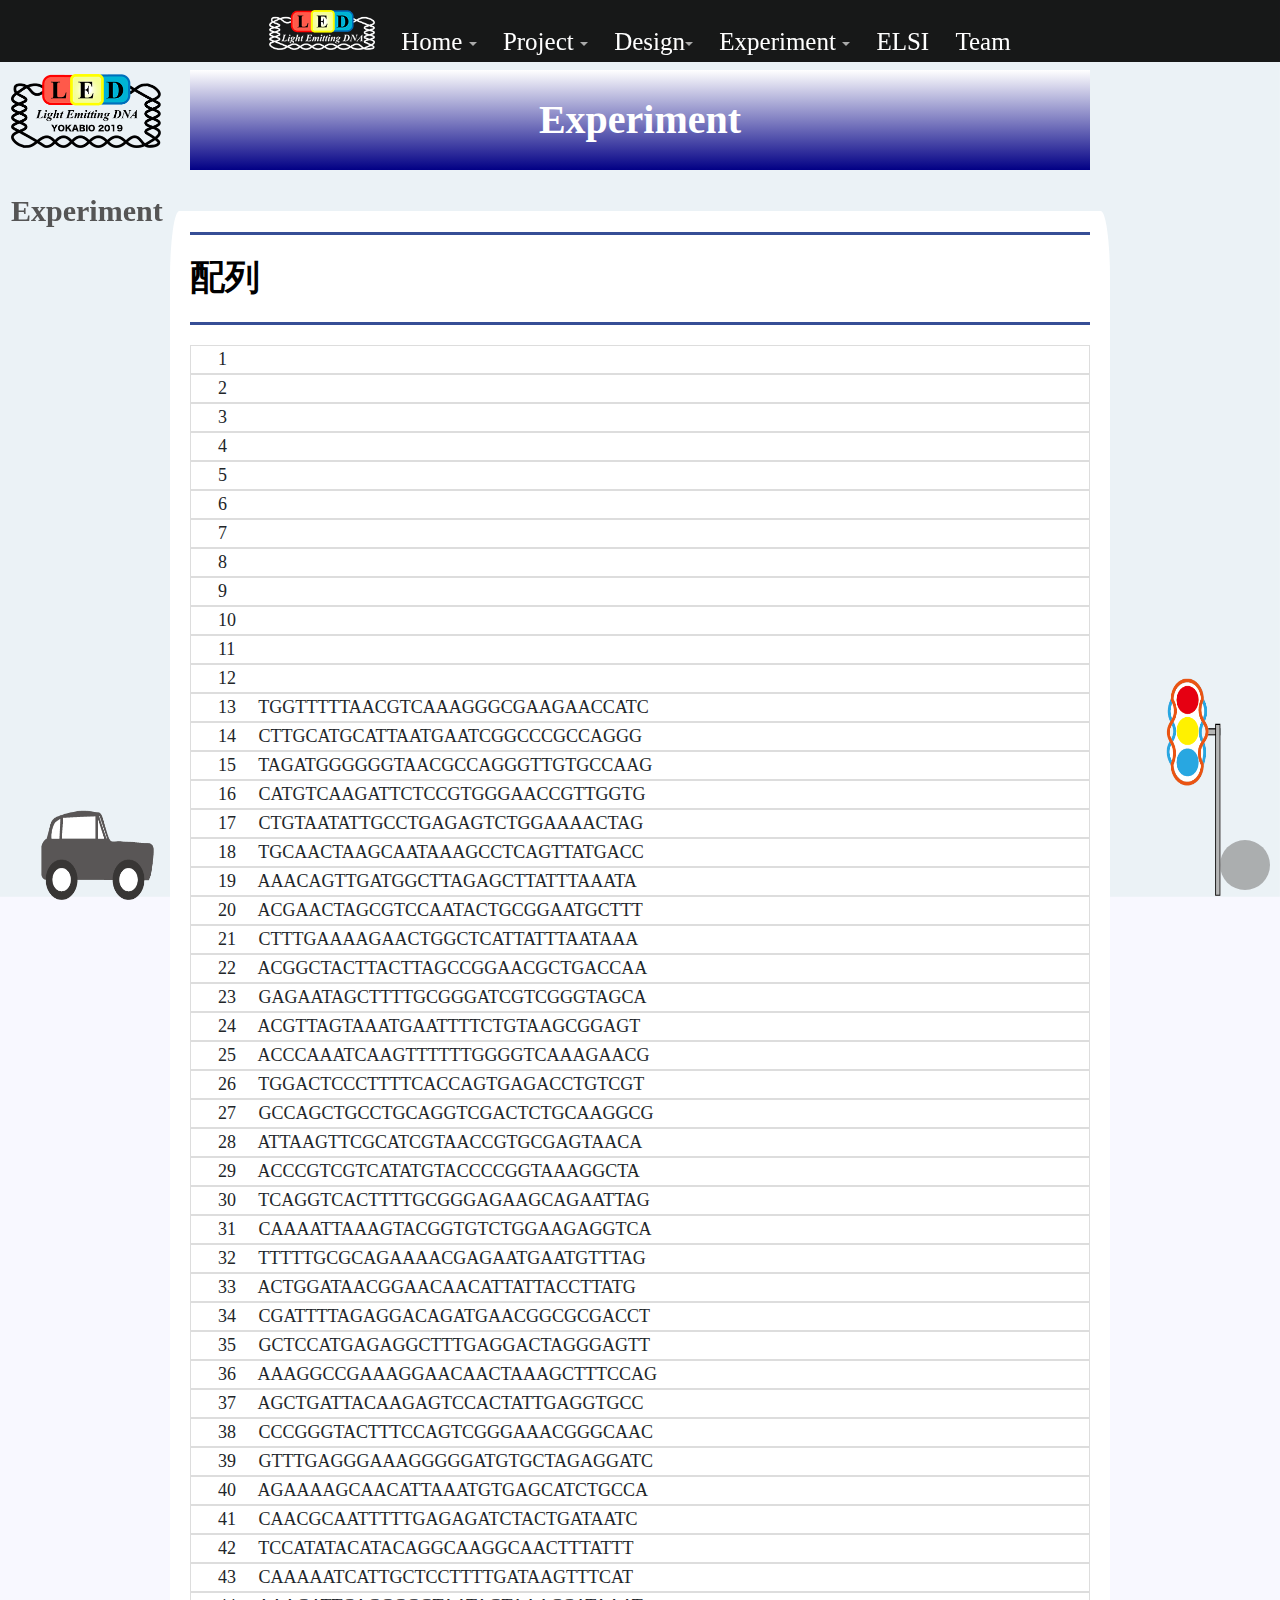
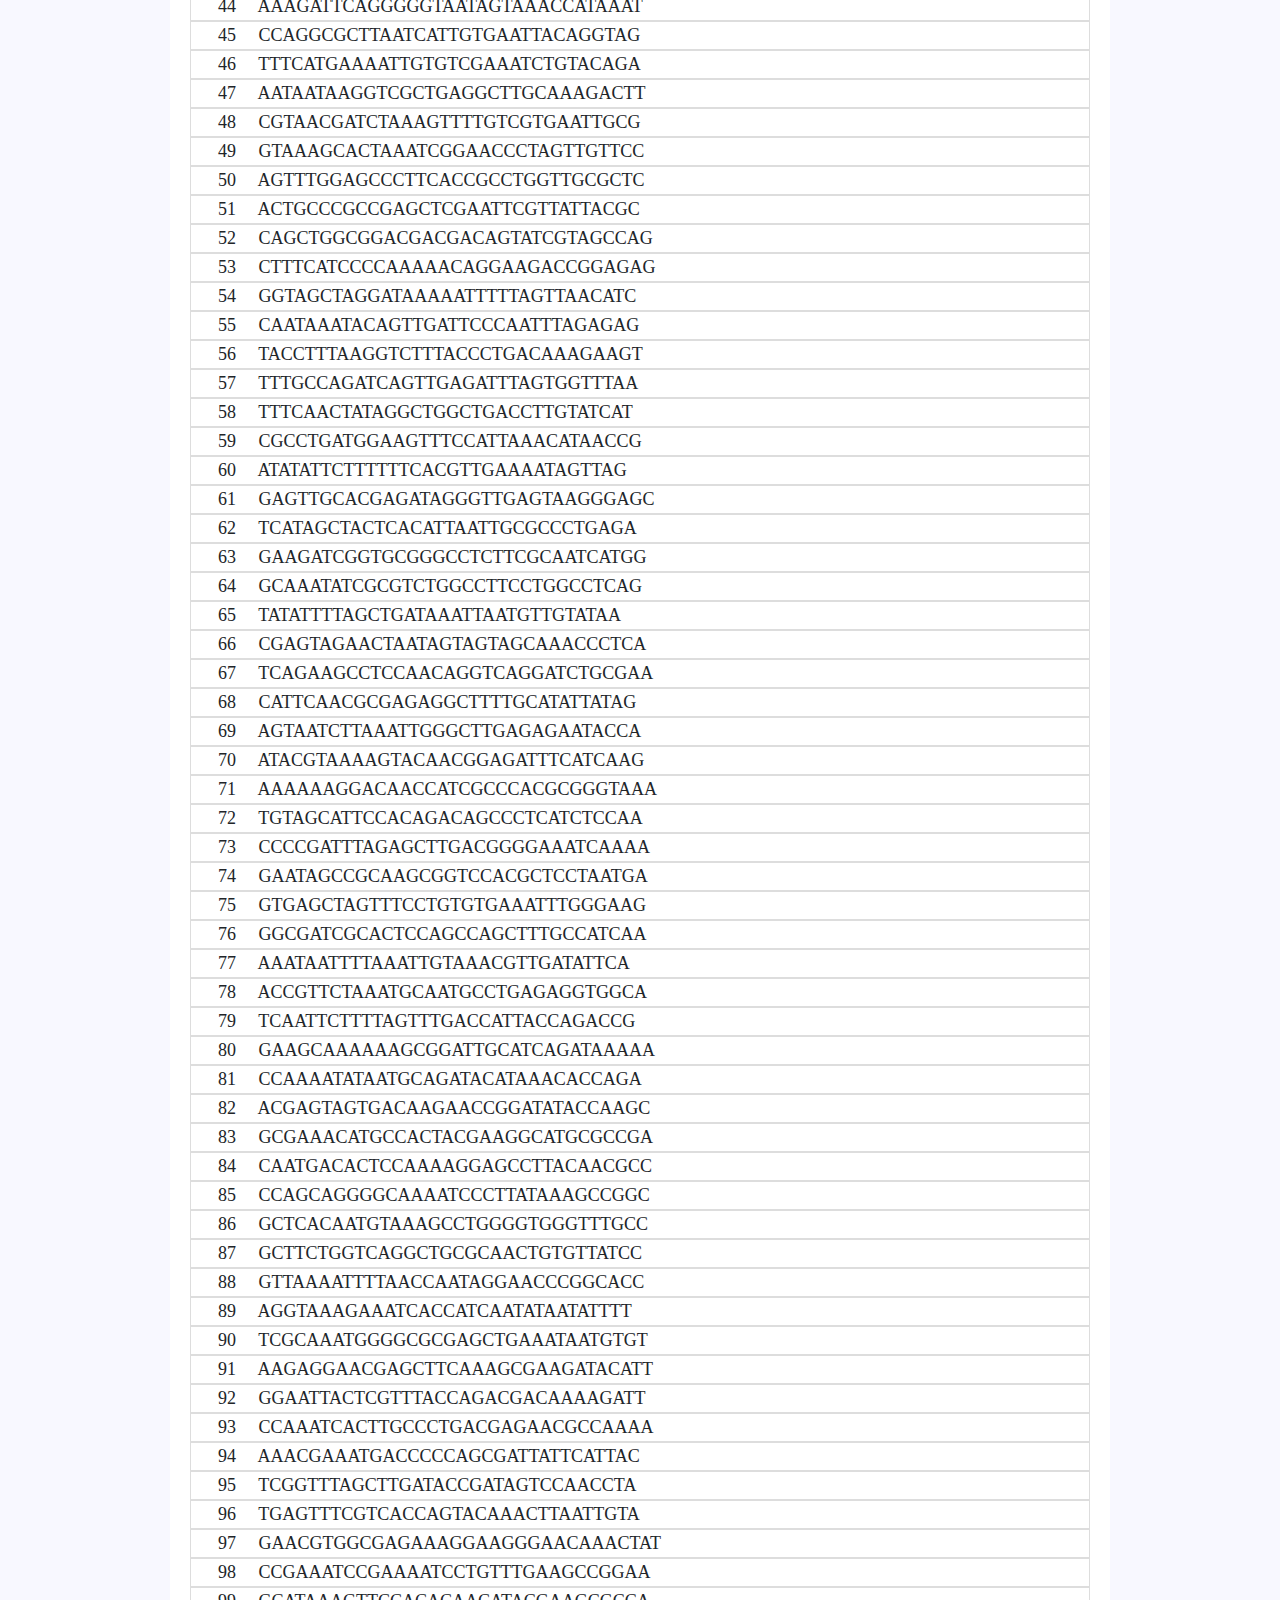
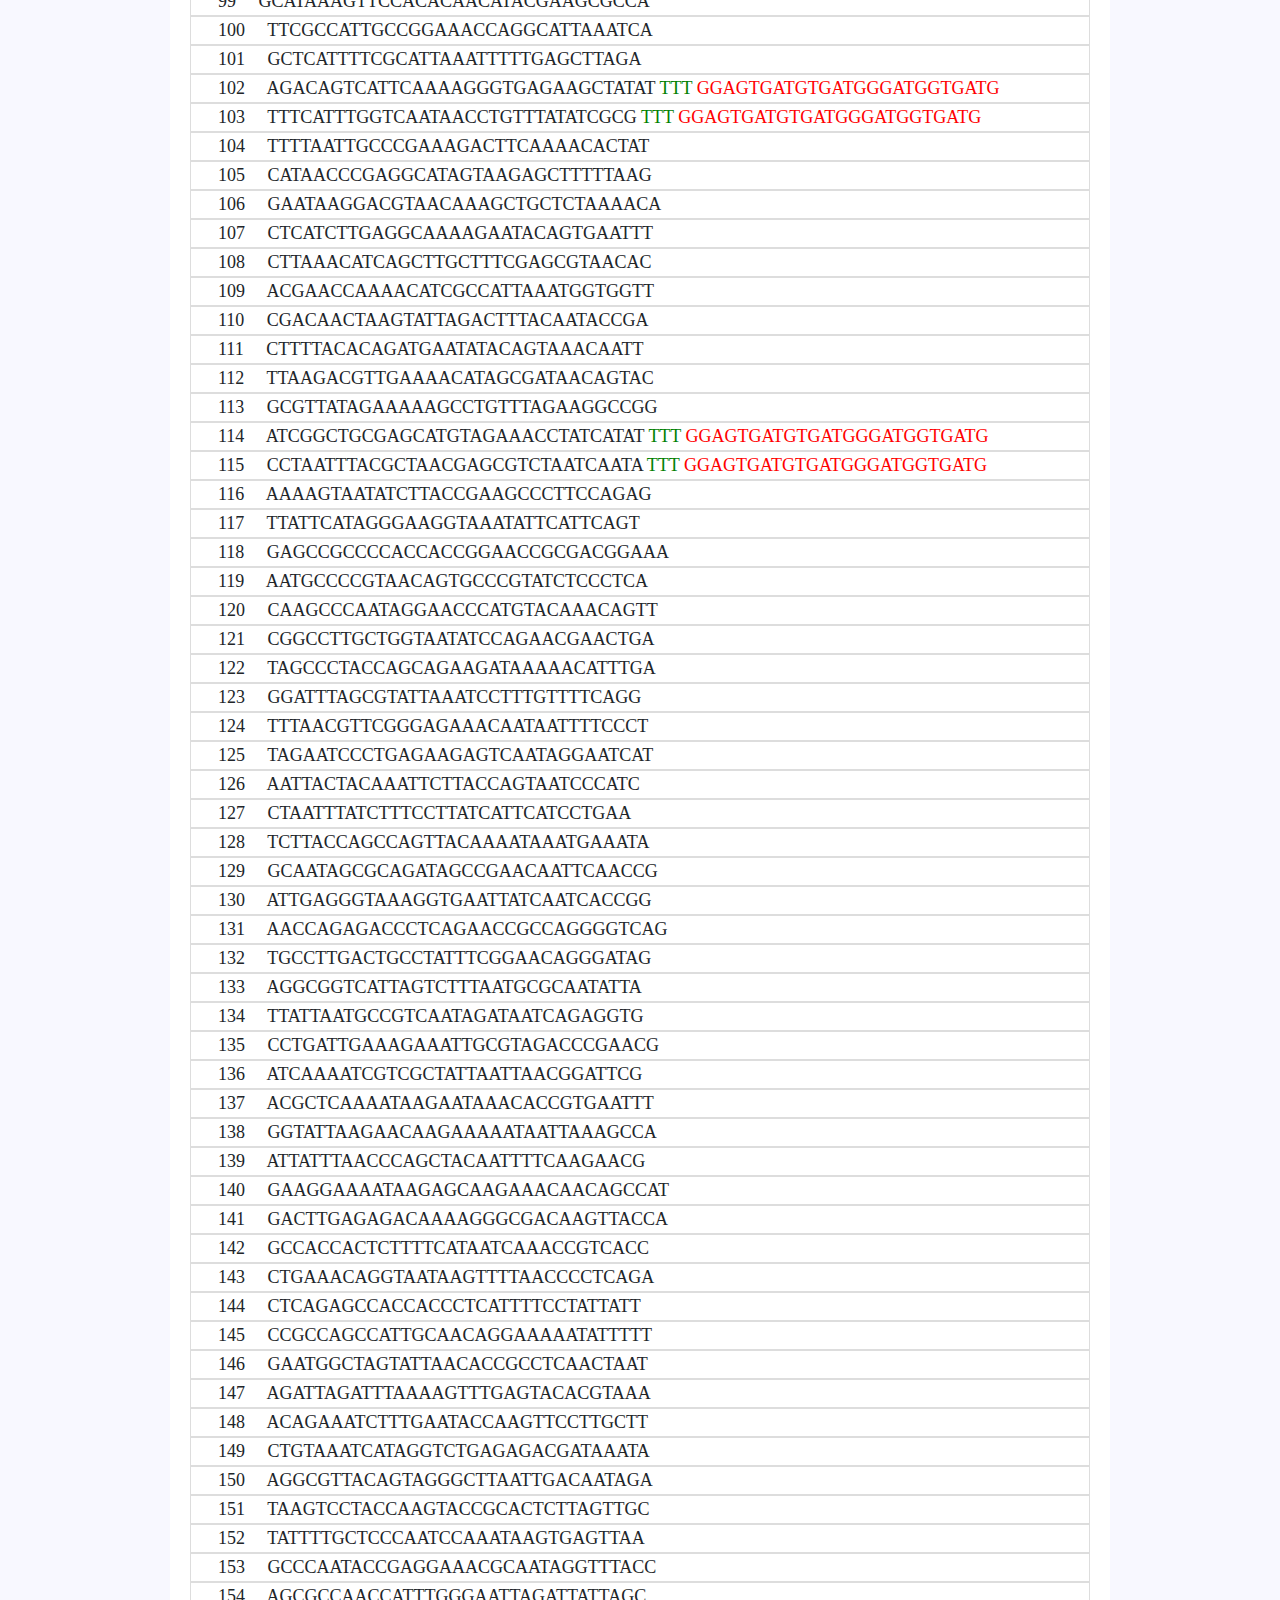
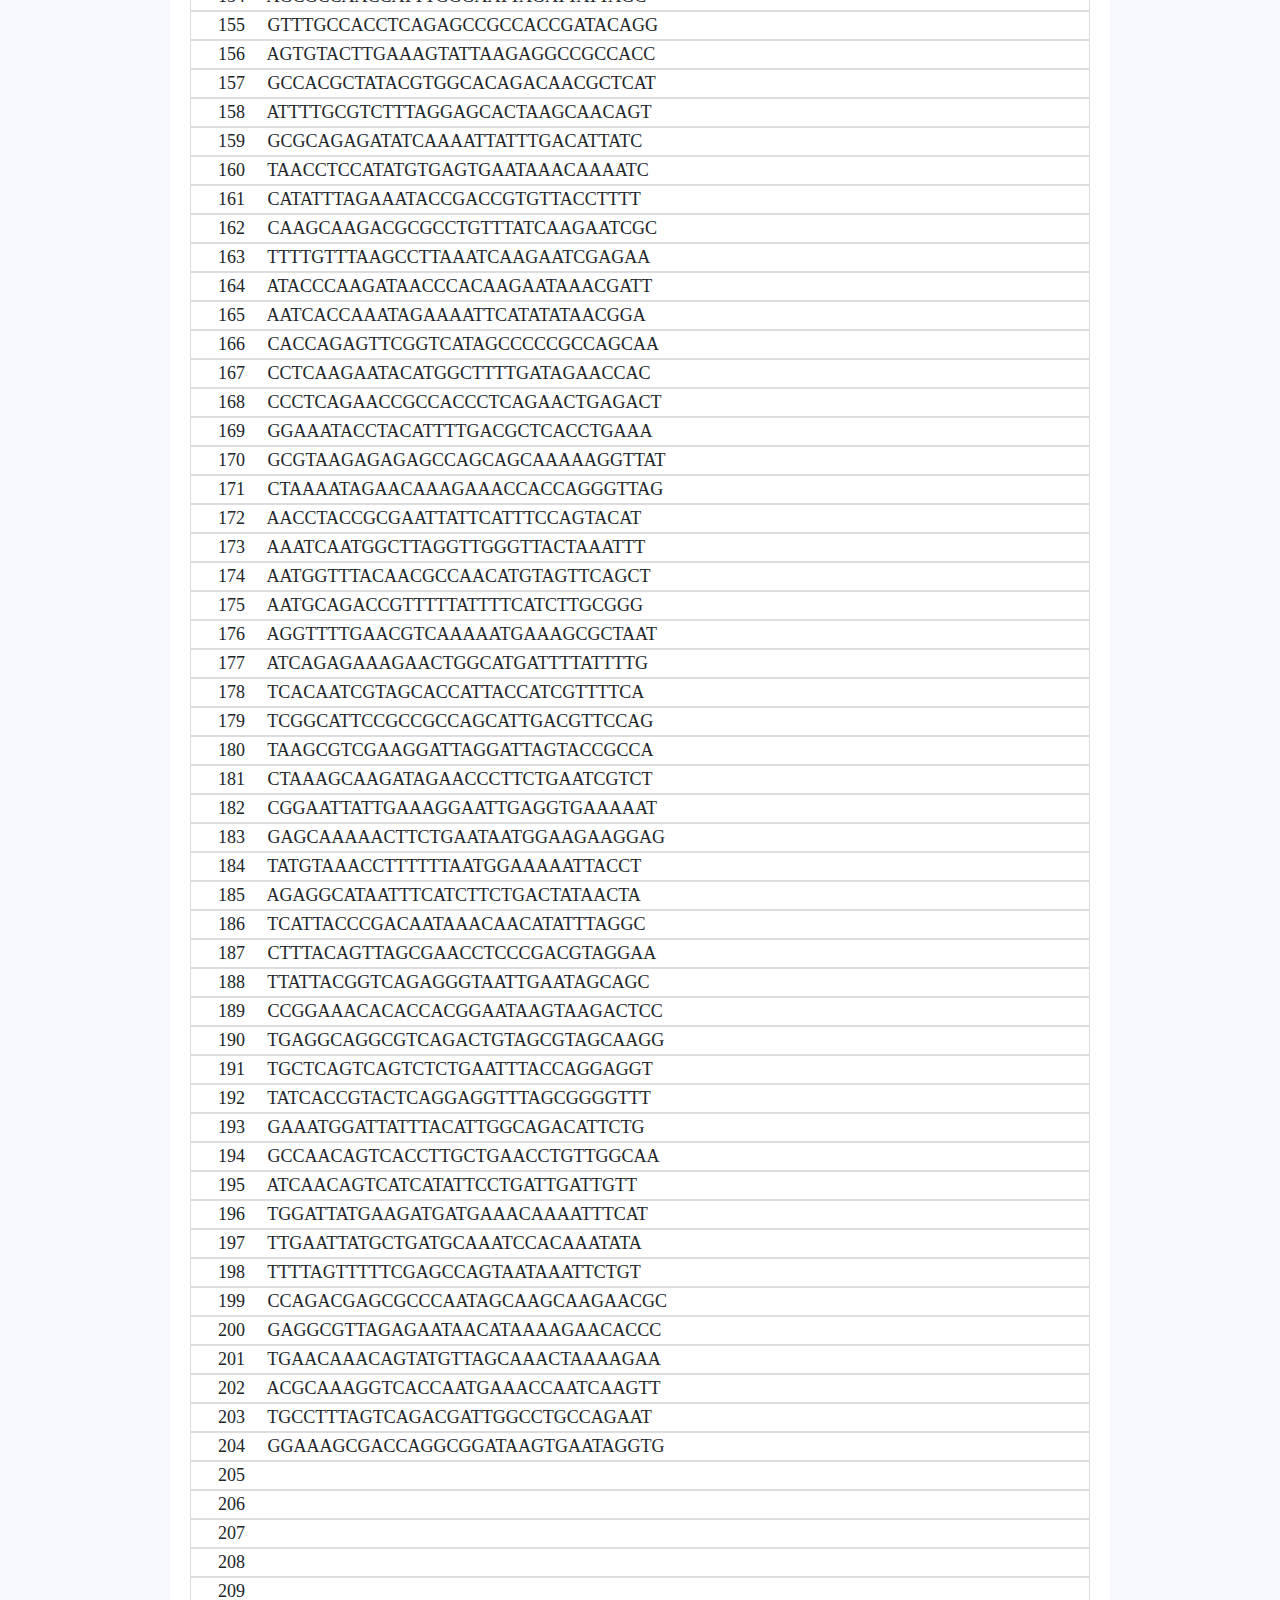
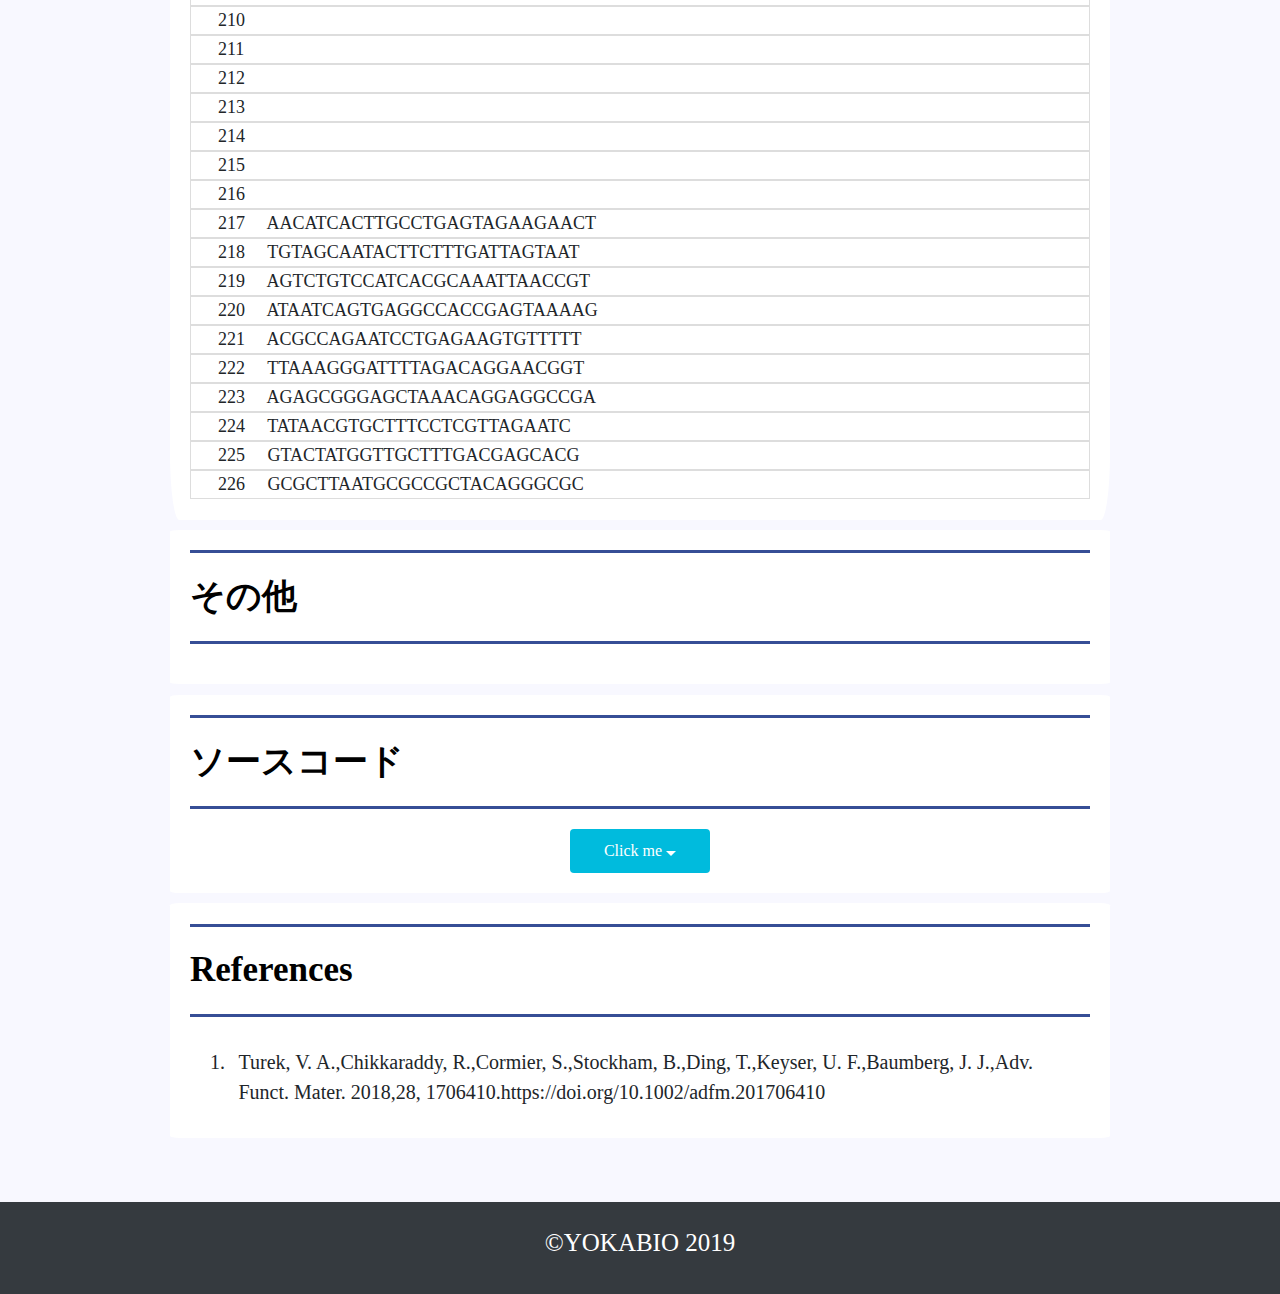
<file: Web/supple/sup.html>
<!doctype html>

<html lang="ja">



<head>

	<meta charset="utf-8">

	<meta name="viewport" content="width=device-width, initial-scale=1, shrink-to-fit=no">

	<meta http-equiv="x-ua-compatible" content="ie=edge">


	<link rel="stylesheet" href="../common.css">


	<link rel="stylesheet" href="https://use.fontawesome.com/releases/v5.2.0/css/all.css" integrity="sha384-hWVjflwFxL6sNzntih27bfxkr27PmbbK/iSvJ+a4+0owXq79v+lsFkW54bOGbiDQ" crossorigin="anonymous">


	<title>YOKABIO2019</title>


	<script src="https://ajax.googleapis.com/ajax/libs/jquery/3.2.1/jquery.min.js"></script>
	<script src="../js/jquery.rwdImageMaps.min.js"></script>
	<script src="../cjs/ham_menu.js"></script>
	<script src="../cjs/imagemap.js"></script>
	<script src="../cjs/menu_scroll.js"></script>
	<script src="../cjs/scroll.js"></script>
	<script src="../cjs/submenu.js"></script>
	<script src="../cjs/submenu_k.js"></script>
	<script src="../cjs/top_image.js"></script>
</head>



<body>
	<!--ハンバーガーメニュー-->
	<div class="navToggle">
		<span></span><span></span><span></span><span>menu</span>
	</div>
	<nav class="globalMenuSp">
		<ul>
			<div class="space"></div><div class="space"></div><div class="space"></div><div class="space"></div>
			<li><a href="../Home/Home.html">Home <span class="caret"></span></a></li>
			<li><a href="../Project/Project.html">Project <span class="caret"></span></a></li>
			<li><a href="../Design/Design.html">Design<span class="caret"></span></a></li>
			<!--<li><a href="../Simulation/Simulation.html">Simulation <span class="caret"></span></a></li>-->
			<li><a href="../Experiment/Experiment.html">Experiment <span class="caret"></span></a></li>
			<li><a href="../ELSI/ELSI.html">ELSI<span class="caret"></span></a></li>
			<li><a href="../Team/Team.html">Team</a></li>
		</ul>
	</nav>
		
			
	<!--↓ナビゲーションバー(メイン)↓-->
	<nav id="menu-wrap2">
		<div class="cp_navi">
		<ul>
			<li><a href="../Home/Home.html"><img src="../img/icon.png" height="40px"><a></li>
			<li>
				<a href="../Home/Home.html">Home <span class="caret"></span></a>
				<div>
				<ul>
					<li><a href="../Home/Home.html#ABSTRACT">Abstract</a></li>
					<li><a href="../Home/Home.html#YOUTUBE">Youtube</a></li>
				</ul>
				</div>
			</li>
			<li>
				<a href="../Project/Project.html">Project <span class="caret"></span></a>
				<div>
				<ul>
					<li><a href="../Project/Project.html#Background">Background</a></li>
					<li><a href="../Project/Project.html#TheProblem">The Problem</a></li>
					<li><a href="../Project/Project.html#OurSolution">Our Solution</a></li>
					<li><a href="../Project/Project.html#ProjectGoal">Project Goal</a></li>
					<li><a href="../Project/Project.html#Future">Future</a></li>
				</ul>
				</div>
			</li>
			<li>
				<a href="../Design/Design.html">Design<span class="caret"></span></a>
				<div>
				<ul>
					<li><a href="../Design/Design.html#DNAorigami">Mechanism of Origami</a></li>
					<li><a href="../Design/Design.html#Reactant">Reactant</a></li>
					<li><a href="../Design/Design.html#Conjugation">Conjugation</a></li>
				</ul>
				</div>
			</li>
			<!--<li>
				<a href="../Simulation/Simulation.html">Simulation <span class="caret"></span></a>
				<div>
				<ul>
					<li><a href="../Simulation/Simulation.html#Open">Open</a></li>
					<li><a href="../Simulation/Simulation.html#Close">Close</a></li>
				</ul>
				</div>
			</li>-->
			<li>
				<a href="../Experiment/Experiment.html">Experiment <span class="caret"></span></a>
				<div>
				<ul>
					<li><a href="../Experiment/Experiment.html#Materials">Materials</a></li>
					<li><a href="../Experiment/Experiment.html#Method">Method</a></li>
				</ul>
				</div>
			</li>
			<li><a href="../ELSI/ELSI.html">ELSI</a></li>
			<li><a href="../Team/Team.html">Team</a></li>
		</ul>
		</div>
	</nav>
	<!--↑ナビゲーションバー(メイン)↑-->

	<!--↓ナビゲーションバー(サブ)-->
	<div id="na">
		<div id="navitop">
			<li><a href="../Experiment/Experiment.html"><img src="../img/icon2.png"><a></li>
			<li><a href="../Experiment/Experiment.html"><h1>Experiment</h1></a></li>
			<ul id="navi">

			</ul>
		</div>
	</div>
	<!--↑ナビゲーションバー(サブ)↑-->
	<!--↓トップに戻るボタン↓-->
	<div id="page_top">
		<i class="fas fa-angle-double-up fa-2x faa-bounce animated-hover top-bottom"></i>
	<a href="#"></a></div>
	<!--↑トップに戻るボタン↑-->
						
	<!--<div class="space"></div>-->
		
	<main class="container">
	<div class="space"></div>
	<div class="space"></div>
	<div class="space"></div>
	<div class="midasi"><h1>Experiment</h1></div>
		
	
		<!--<div class="space" id="subA"></div>-->

	<div class="section1"  id="Materials">
		<h1>配列</h1>
		<div class="space"></div>
		<div class="array">
		<p>1</p>	
		<p>2</p>	
		<p>3</p>	
		<p>4</p>	
		<p>5</p>	
		<p>6</p>	
		<p>7</p>	
		<p>8</p>	
		<p>9</p>	
		<p>10</p>	
		<p>11</p>	
		<p>12</p>	
		<p>13&emsp;	TGGTTTTTAACGTCAAAGGGCGAAGAACCATC</p>
		<p>14&emsp;	CTTGCATGCATTAATGAATCGGCCCGCCAGGG</p>
		<p>15&emsp;	TAGATGGGGGGTAACGCCAGGGTTGTGCCAAG</p>
		<p>16&emsp;	CATGTCAAGATTCTCCGTGGGAACCGTTGGTG</p>
		<p>17&emsp;	CTGTAATATTGCCTGAGAGTCTGGAAAACTAG</p>
		<p>18&emsp;	TGCAACTAAGCAATAAAGCCTCAGTTATGACC</p>
		<p>19&emsp;	AAACAGTTGATGGCTTAGAGCTTATTTAAATA</p>
		<p>20&emsp;	ACGAACTAGCGTCCAATACTGCGGAATGCTTT</p>
		<p>21&emsp;	CTTTGAAAAGAACTGGCTCATTATTTAATAAA</p>
		<p>22&emsp;	ACGGCTACTTACTTAGCCGGAACGCTGACCAA</p>
		<p>23&emsp;	GAGAATAGCTTTTGCGGGATCGTCGGGTAGCA</p>
		<p>24&emsp;	ACGTTAGTAAATGAATTTTCTGTAAGCGGAGT</p>
		<p>25&emsp;	ACCCAAATCAAGTTTTTTGGGGTCAAAGAACG</p>
		<p>26&emsp;	TGGACTCCCTTTTCACCAGTGAGACCTGTCGT</p>
		<p>27&emsp;	GCCAGCTGCCTGCAGGTCGACTCTGCAAGGCG</p>
		<p>28&emsp;	ATTAAGTTCGCATCGTAACCGTGCGAGTAACA</p>
		<p>29&emsp;	ACCCGTCGTCATATGTACCCCGGTAAAGGCTA</p>
		<p>30&emsp;	TCAGGTCACTTTTGCGGGAGAAGCAGAATTAG</p>
		<p>31&emsp;	CAAAATTAAAGTACGGTGTCTGGAAGAGGTCA</p>
		<p>32&emsp;	TTTTTGCGCAGAAAACGAGAATGAATGTTTAG</p>
		<p>33&emsp;	ACTGGATAACGGAACAACATTATTACCTTATG</p>
		<p>34&emsp;	CGATTTTAGAGGACAGATGAACGGCGCGACCT</p>
		<p>35&emsp;	GCTCCATGAGAGGCTTTGAGGACTAGGGAGTT</p>
		<p>36&emsp;	AAAGGCCGAAAGGAACAACTAAAGCTTTCCAG</p>
		<p>37&emsp;	AGCTGATTACAAGAGTCCACTATTGAGGTGCC</p>
		<p>38&emsp;	CCCGGGTACTTTCCAGTCGGGAAACGGGCAAC</p>
		<p>39&emsp;	GTTTGAGGGAAAGGGGGATGTGCTAGAGGATC</p>
		<p>40&emsp;	AGAAAAGCAACATTAAATGTGAGCATCTGCCA</p>
		<p>41&emsp;	CAACGCAATTTTTGAGAGATCTACTGATAATC</p>
		<p>42&emsp;	TCCATATACATACAGGCAAGGCAACTTTATTT</p>
		<p>43&emsp;	CAAAAATCATTGCTCCTTTTGATAAGTTTCAT</p>
		<p>44&emsp;	AAAGATTCAGGGGGTAATAGTAAACCATAAAT</p>
		<p>45&emsp;	CCAGGCGCTTAATCATTGTGAATTACAGGTAG</p>
		<p>46&emsp;	TTTCATGAAAATTGTGTCGAAATCTGTACAGA</p>
		<p>47&emsp;	AATAATAAGGTCGCTGAGGCTTGCAAAGACTT</p>
		<p>48&emsp;	CGTAACGATCTAAAGTTTTGTCGTGAATTGCG</p>
		<p>49&emsp;	GTAAAGCACTAAATCGGAACCCTAGTTGTTCC</p>
		<p>50&emsp;	AGTTTGGAGCCCTTCACCGCCTGGTTGCGCTC</p>
		<p>51&emsp;	ACTGCCCGCCGAGCTCGAATTCGTTATTACGC</p>
		<p>52&emsp;	CAGCTGGCGGACGACGACAGTATCGTAGCCAG</p>
		<p>53&emsp;	CTTTCATCCCCAAAAACAGGAAGACCGGAGAG</p>
		<p>54&emsp;	GGTAGCTAGGATAAAAATTTTTAGTTAACATC</p>
		<p>55&emsp;	CAATAAATACAGTTGATTCCCAATTTAGAGAG</p>
		<p>56&emsp;	TACCTTTAAGGTCTTTACCCTGACAAAGAAGT</p>
		<p>57&emsp;	TTTGCCAGATCAGTTGAGATTTAGTGGTTTAA</p>
		<p>58&emsp;	TTTCAACTATAGGCTGGCTGACCTTGTATCAT</p>
		<p>59&emsp;	CGCCTGATGGAAGTTTCCATTAAACATAACCG</p>
		<p>60&emsp;	ATATATTCTTTTTTCACGTTGAAAATAGTTAG</p>
		<p>61&emsp;	GAGTTGCACGAGATAGGGTTGAGTAAGGGAGC</p>
		<p>62&emsp;	TCATAGCTACTCACATTAATTGCGCCCTGAGA</p>
		<p>63&emsp;	GAAGATCGGTGCGGGCCTCTTCGCAATCATGG</p>
		<p>64&emsp;	GCAAATATCGCGTCTGGCCTTCCTGGCCTCAG</p>
		<p>65&emsp;	TATATTTTAGCTGATAAATTAATGTTGTATAA</p>
		<p>66&emsp;	CGAGTAGAACTAATAGTAGTAGCAAACCCTCA</p>
		<p>67&emsp;	TCAGAAGCCTCCAACAGGTCAGGATCTGCGAA</p>
		<p>68&emsp;	CATTCAACGCGAGAGGCTTTTGCATATTATAG</p>
		<p>69&emsp;	AGTAATCTTAAATTGGGCTTGAGAGAATACCA</p>
		<p>70&emsp;	ATACGTAAAAGTACAACGGAGATTTCATCAAG</p>
		<p>71&emsp;	AAAAAAGGACAACCATCGCCCACGCGGGTAAA</p>
		<p>72&emsp;	TGTAGCATTCCACAGACAGCCCTCATCTCCAA</p>
		<p>73&emsp;	CCCCGATTTAGAGCTTGACGGGGAAATCAAAA</p>
		<p>74&emsp;	GAATAGCCGCAAGCGGTCCACGCTCCTAATGA</p>
		<p>75&emsp;	GTGAGCTAGTTTCCTGTGTGAAATTTGGGAAG</p>
		<p>76&emsp;	GGCGATCGCACTCCAGCCAGCTTTGCCATCAA</p>
		<p>77&emsp;	AAATAATTTTAAATTGTAAACGTTGATATTCA</p>
		<p>78&emsp;	ACCGTTCTAAATGCAATGCCTGAGAGGTGGCA</p>
		<p>79&emsp;	TCAATTCTTTTAGTTTGACCATTACCAGACCG</p>
		<p>80&emsp;	GAAGCAAAAAAGCGGATTGCATCAGATAAAAA</p>
		<p>81&emsp;	CCAAAATATAATGCAGATACATAAACACCAGA</p>
		<p>82&emsp;	ACGAGTAGTGACAAGAACCGGATATACCAAGC</p>
		<p>83&emsp;	GCGAAACATGCCACTACGAAGGCATGCGCCGA</p>
		<p>84&emsp;	CAATGACACTCCAAAAGGAGCCTTACAACGCC</p>
		<p>85&emsp;	CCAGCAGGGGCAAAATCCCTTATAAAGCCGGC</p>
		<p>86&emsp;	GCTCACAATGTAAAGCCTGGGGTGGGTTTGCC</p>
		<p>87&emsp;	GCTTCTGGTCAGGCTGCGCAACTGTGTTATCC</p>
		<p>88&emsp;	GTTAAAATTTTAACCAATAGGAACCCGGCACC</p>
		<p>89&emsp;	AGGTAAAGAAATCACCATCAATATAATATTTT</p>
		<p>90&emsp;	TCGCAAATGGGGCGCGAGCTGAAATAATGTGT</p>
		<p>91&emsp;	AAGAGGAACGAGCTTCAAAGCGAAGATACATT</p>
		<p>92&emsp;	GGAATTACTCGTTTACCAGACGACAAAAGATT</p>
		<p>93&emsp;	CCAAATCACTTGCCCTGACGAGAACGCCAAAA</p>
		<p>94&emsp;	AAACGAAATGACCCCCAGCGATTATTCATTAC</p>
		<p>95&emsp;	TCGGTTTAGCTTGATACCGATAGTCCAACCTA</p>
		<p>96&emsp;	TGAGTTTCGTCACCAGTACAAACTTAATTGTA</p>
		<p>97&emsp;	GAACGTGGCGAGAAAGGAAGGGAACAAACTAT</p>
		<p>98&emsp;	CCGAAATCCGAAAATCCTGTTTGAAGCCGGAA</p>
		<p>99&emsp;	GCATAAAGTTCCACACAACATACGAAGCGCCA</p>
		<p>100&emsp;	TTCGCCATTGCCGGAAACCAGGCATTAAATCA</p>
		<p>101&emsp;	GCTCATTTTCGCATTAAATTTTTGAGCTTAGA</p>
		<p>102&emsp;	AGACAGTCATTCAAAAGGGTGAGAAGCTATAT <font color="green">TTT</font> <font color="red">GGAGTGATGTGATGGGATGGTGATG</font></p>
		<p>103&emsp;	TTTCATTTGGTCAATAACCTGTTTATATCGCG <font color="green">TTT</font> <font color="red">GGAGTGATGTGATGGGATGGTGATG</font></p>
		<p>104&emsp;	TTTTAATTGCCCGAAAGACTTCAAAACACTAT</p>
		<p>105&emsp;	CATAACCCGAGGCATAGTAAGAGCTTTTTAAG</p>
		<p>106&emsp;	GAATAAGGACGTAACAAAGCTGCTCTAAAACA</p>
		<p>107&emsp;	CTCATCTTGAGGCAAAAGAATACAGTGAATTT</p>
		<p>108&emsp;	CTTAAACATCAGCTTGCTTTCGAGCGTAACAC</p>
		<p>109&emsp;	ACGAACCAAAACATCGCCATTAAATGGTGGTT</p>
		<p>110&emsp;	CGACAACTAAGTATTAGACTTTACAATACCGA</p>
		<p>111&emsp;	CTTTTACACAGATGAATATACAGTAAACAATT</p>
		<p>112&emsp;	TTAAGACGTTGAAAACATAGCGATAACAGTAC</p>
		<p>113&emsp;	GCGTTATAGAAAAAGCCTGTTTAGAAGGCCGG</p>
		<p>114&emsp;	ATCGGCTGCGAGCATGTAGAAACCTATCATAT <font color="green">TTT</font> <font color="red">GGAGTGATGTGATGGGATGGTGATG</font></p>
		<p>115&emsp;	CCTAATTTACGCTAACGAGCGTCTAATCAATA <font color="green">TTT</font> <font color="red">GGAGTGATGTGATGGGATGGTGATG</font></p>
		<p>116&emsp;	AAAAGTAATATCTTACCGAAGCCCTTCCAGAG</p>
		<p>117&emsp;	TTATTCATAGGGAAGGTAAATATTCATTCAGT</p>
		<p>118&emsp;	GAGCCGCCCCACCACCGGAACCGCGACGGAAA</p>
		<p>119&emsp;	AATGCCCCGTAACAGTGCCCGTATCTCCCTCA</p>
		<p>120&emsp;	CAAGCCCAATAGGAACCCATGTACAAACAGTT</p>
		<p>121&emsp;	CGGCCTTGCTGGTAATATCCAGAACGAACTGA</p>
		<p>122&emsp;	TAGCCCTACCAGCAGAAGATAAAAACATTTGA</p>
		<p>123&emsp;	GGATTTAGCGTATTAAATCCTTTGTTTTCAGG</p>
		<p>124&emsp;	TTTAACGTTCGGGAGAAACAATAATTTTCCCT</p>
		<p>125&emsp;	TAGAATCCCTGAGAAGAGTCAATAGGAATCAT</p>
		<p>126&emsp;	AATTACTACAAATTCTTACCAGTAATCCCATC</p>
		<p>127&emsp;	CTAATTTATCTTTCCTTATCATTCATCCTGAA</p>
		<p>128&emsp;	TCTTACCAGCCAGTTACAAAATAAATGAAATA</p>
		<p>129&emsp;	GCAATAGCGCAGATAGCCGAACAATTCAACCG</p>
		<p>130&emsp;	ATTGAGGGTAAAGGTGAATTATCAATCACCGG</p>
		<p>131&emsp;	AACCAGAGACCCTCAGAACCGCCAGGGGTCAG</p>
		<p>132&emsp;	TGCCTTGACTGCCTATTTCGGAACAGGGATAG</p>
		<p>133&emsp;	AGGCGGTCATTAGTCTTTAATGCGCAATATTA</p>
		<p>134&emsp;	TTATTAATGCCGTCAATAGATAATCAGAGGTG</p>
		<p>135&emsp;	CCTGATTGAAAGAAATTGCGTAGACCCGAACG</p>
		<p>136&emsp;	ATCAAAATCGTCGCTATTAATTAACGGATTCG</p>
		<p>137&emsp;	ACGCTCAAAATAAGAATAAACACCGTGAATTT</p>
		<p>138&emsp;	GGTATTAAGAACAAGAAAAATAATTAAAGCCA</p>
		<p>139&emsp;	ATTATTTAACCCAGCTACAATTTTCAAGAACG</p>
		<p>140&emsp;	GAAGGAAAATAAGAGCAAGAAACAACAGCCAT</p>
		<p>141&emsp;	GACTTGAGAGACAAAAGGGCGACAAGTTACCA</p>
		<p>142&emsp;	GCCACCACTCTTTTCATAATCAAACCGTCACC</p>
		<p>143&emsp;	CTGAAACAGGTAATAAGTTTTAACCCCTCAGA</p>
		<p>144&emsp;	CTCAGAGCCACCACCCTCATTTTCCTATTATT</p>
		<p>145&emsp;	CCGCCAGCCATTGCAACAGGAAAAATATTTTT</p>
		<p>146&emsp;	GAATGGCTAGTATTAACACCGCCTCAACTAAT</p>
		<p>147&emsp;	AGATTAGATTTAAAAGTTTGAGTACACGTAAA</p>
		<p>148&emsp;	ACAGAAATCTTTGAATACCAAGTTCCTTGCTT</p>
		<p>149&emsp;	CTGTAAATCATAGGTCTGAGAGACGATAAATA</p>
		<p>150&emsp;	AGGCGTTACAGTAGGGCTTAATTGACAATAGA</p>
		<p>151&emsp;	TAAGTCCTACCAAGTACCGCACTCTTAGTTGC</p>
		<p>152&emsp;	TATTTTGCTCCCAATCCAAATAAGTGAGTTAA</p>
		<p>153&emsp;	GCCCAATACCGAGGAAACGCAATAGGTTTACC</p>
		<p>154&emsp;	AGCGCCAACCATTTGGGAATTAGATTATTAGC</p>
		<p>155&emsp;	GTTTGCCACCTCAGAGCCGCCACCGATACAGG</p>
		<p>156&emsp;	AGTGTACTTGAAAGTATTAAGAGGCCGCCACC</p>
		<p>157&emsp;	GCCACGCTATACGTGGCACAGACAACGCTCAT</p>
		<p>158&emsp;	ATTTTGCGTCTTTAGGAGCACTAAGCAACAGT</p>
		<p>159&emsp;	GCGCAGAGATATCAAAATTATTTGACATTATC</p>
		<p>160&emsp;	TAACCTCCATATGTGAGTGAATAAACAAAATC</p>
		<p>161&emsp;	CATATTTAGAAATACCGACCGTGTTACCTTTT</p>
		<p>162&emsp;	CAAGCAAGACGCGCCTGTTTATCAAGAATCGC</p>
		<p>163&emsp;	TTTTGTTTAAGCCTTAAATCAAGAATCGAGAA</p>
		<p>164&emsp;	ATACCCAAGATAACCCACAAGAATAAACGATT</p>
		<p>165&emsp;	AATCACCAAATAGAAAATTCATATATAACGGA</p>
		<p>166&emsp;	CACCAGAGTTCGGTCATAGCCCCCGCCAGCAA</p>
		<p>167&emsp;	CCTCAAGAATACATGGCTTTTGATAGAACCAC</p>
		<p>168&emsp;	CCCTCAGAACCGCCACCCTCAGAACTGAGACT</p>
		<p>169&emsp;	GGAAATACCTACATTTTGACGCTCACCTGAAA</p>
		<p>170&emsp;	GCGTAAGAGAGAGCCAGCAGCAAAAAGGTTAT</p>
		<p>171&emsp;	CTAAAATAGAACAAAGAAACCACCAGGGTTAG</p>
		<p>172&emsp;	AACCTACCGCGAATTATTCATTTCCAGTACAT</p>
		<p>173&emsp;	AAATCAATGGCTTAGGTTGGGTTACTAAATTT</p>
		<p>174&emsp;	AATGGTTTACAACGCCAACATGTAGTTCAGCT</p>
		<p>175&emsp;	AATGCAGACCGTTTTTATTTTCATCTTGCGGG</p>
		<p>176&emsp;	AGGTTTTGAACGTCAAAAATGAAAGCGCTAAT</p>
		<p>177&emsp;	ATCAGAGAAAGAACTGGCATGATTTTATTTTG</p>
		<p>178&emsp;	TCACAATCGTAGCACCATTACCATCGTTTTCA</p>
		<p>179&emsp;	TCGGCATTCCGCCGCCAGCATTGACGTTCCAG</p>
		<p>180&emsp;	TAAGCGTCGAAGGATTAGGATTAGTACCGCCA</p>
		<p>181&emsp;	CTAAAGCAAGATAGAACCCTTCTGAATCGTCT</p>
		<p>182&emsp;	CGGAATTATTGAAAGGAATTGAGGTGAAAAAT</p>
		<p>183&emsp;	GAGCAAAAACTTCTGAATAATGGAAGAAGGAG</p>
		<p>184&emsp;	TATGTAAACCTTTTTTAATGGAAAAATTACCT</p>
		<p>185&emsp;	AGAGGCATAATTTCATCTTCTGACTATAACTA</p>
		<p>186&emsp;	TCATTACCCGACAATAAACAACATATTTAGGC</p>
		<p>187&emsp;	CTTTACAGTTAGCGAACCTCCCGACGTAGGAA</p>
		<p>188&emsp;	TTATTACGGTCAGAGGGTAATTGAATAGCAGC</p>
		<p>189&emsp;	CCGGAAACACACCACGGAATAAGTAAGACTCC</p>
		<p>190&emsp;	TGAGGCAGGCGTCAGACTGTAGCGTAGCAAGG</p>
		<p>191&emsp;	TGCTCAGTCAGTCTCTGAATTTACCAGGAGGT</p>
		<p>192&emsp;	TATCACCGTACTCAGGAGGTTTAGCGGGGTTT</p>
		<p>193&emsp;	GAAATGGATTATTTACATTGGCAGACATTCTG</p>
		<p>194&emsp;	GCCAACAGTCACCTTGCTGAACCTGTTGGCAA</p>
		<p>195&emsp;	ATCAACAGTCATCATATTCCTGATTGATTGTT</p>
		<p>196&emsp;	TGGATTATGAAGATGATGAAACAAAATTTCAT</p>
		<p>197&emsp;	TTGAATTATGCTGATGCAAATCCACAAATATA</p>
		<p>198&emsp;	TTTTAGTTTTTCGAGCCAGTAATAAATTCTGT</p>
		<p>199&emsp;	CCAGACGAGCGCCCAATAGCAAGCAAGAACGC</p>
		<p>200&emsp;	GAGGCGTTAGAGAATAACATAAAAGAACACCC</p>
		<p>201&emsp;	TGAACAAACAGTATGTTAGCAAACTAAAAGAA</p>
		<p>202&emsp;	ACGCAAAGGTCACCAATGAAACCAATCAAGTT</p>
		<p>203&emsp;	TGCCTTTAGTCAGACGATTGGCCTGCCAGAAT</p>
		<p>204&emsp;	GGAAAGCGACCAGGCGGATAAGTGAATAGGTG</p>  
		<p>205	</p>
		<p>206	</p>
		<p>207	</p>
		<p>208	</p>
		<p>209	</p>
		<p>210	</p>
		<p>211	</p>
		<p>212	</p>
		<p>213	</p>
		<p>214	</p>
		<p>215	</p>
		<p>216	</p>
		<p>217&emsp;	AACATCACTTGCCTGAGTAGAAGAACT</p>
		<p>218&emsp;	TGTAGCAATACTTCTTTGATTAGTAAT</p>
		<p>219&emsp;	AGTCTGTCCATCACGCAAATTAACCGT</p>
		<p>220&emsp;	ATAATCAGTGAGGCCACCGAGTAAAAG</p>
		<p>221&emsp;	ACGCCAGAATCCTGAGAAGTGTTTTT</p>
		<p>222&emsp;	TTAAAGGGATTTTAGACAGGAACGGT</p>
		<p>223&emsp;	AGAGCGGGAGCTAAACAGGAGGCCGA</p>
		<p>224&emsp;	TATAACGTGCTTTCCTCGTTAGAATC</p>
		<p>225&emsp;	GTACTATGGTTGCTTTGACGAGCACG</p>
		<p>226&emsp;	GCGCTTAATGCGCCGCTACAGGGCGC</p>
		</div>
	</div>
		
	<div class="section1"  id="Method">
		<h1>その他</h1>
		<div class="space"></div>
	</div>

		
		<div class="section1">
			<h1>ソースコード</h1>
			<div class="space"></div>
			<label for="check">Click me <span></span></label>
			<input id="check" type="checkbox">
		</div>
		
						
	<div class="section1"  id="References">
		<h1>References</h1>
		<div class="space"></div>
		<ol>
			<li>Turek, V. A.,Chikkaraddy, R.,Cormier, S.,Stockham, B.,Ding, T.,Keyser, U. F.,Baumberg, J. J.,Adv. Funct. Mater. 2018,28, 1706410.https://doi.org/10.1002/adfm.201706410</li>
		</ol>
	</div>
	</main>


	<footer>
		<p>&copy;YOKABIO 2019</p>
	</footer>



</body>



</html>
</file>
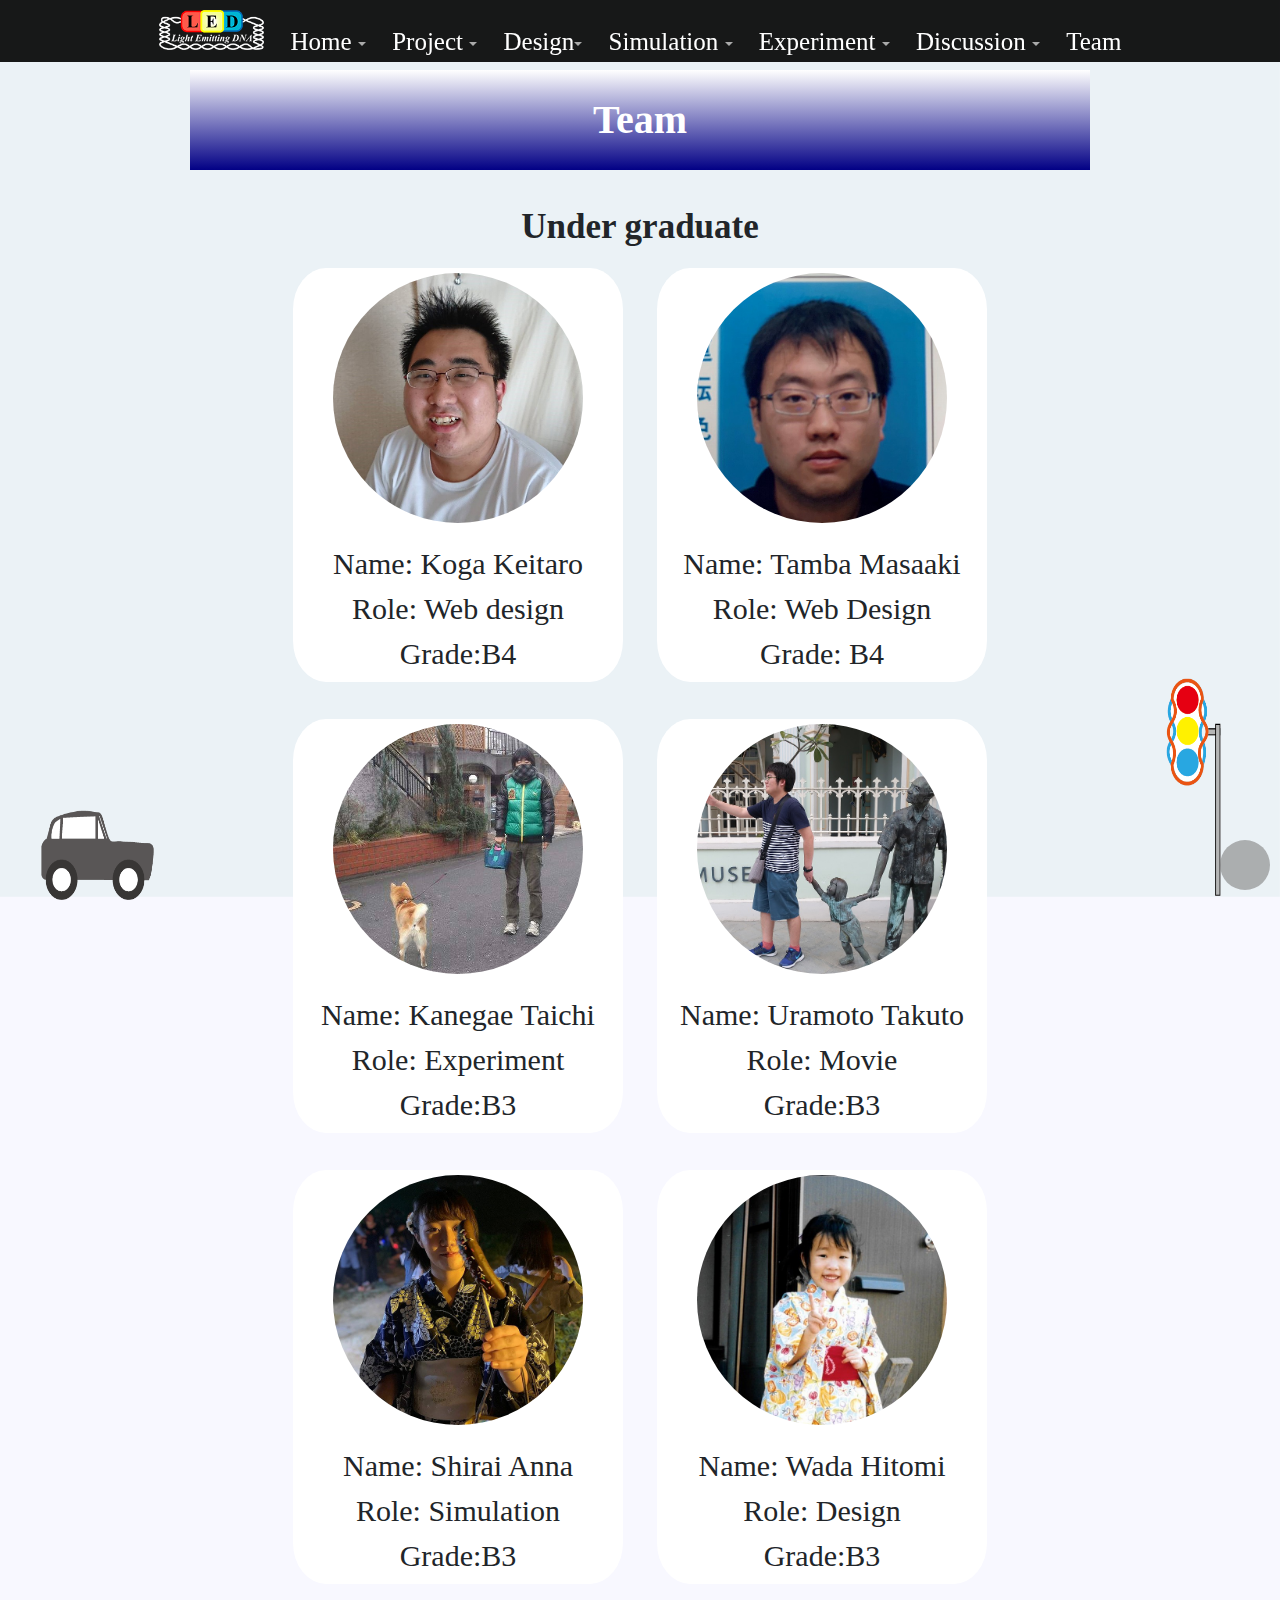
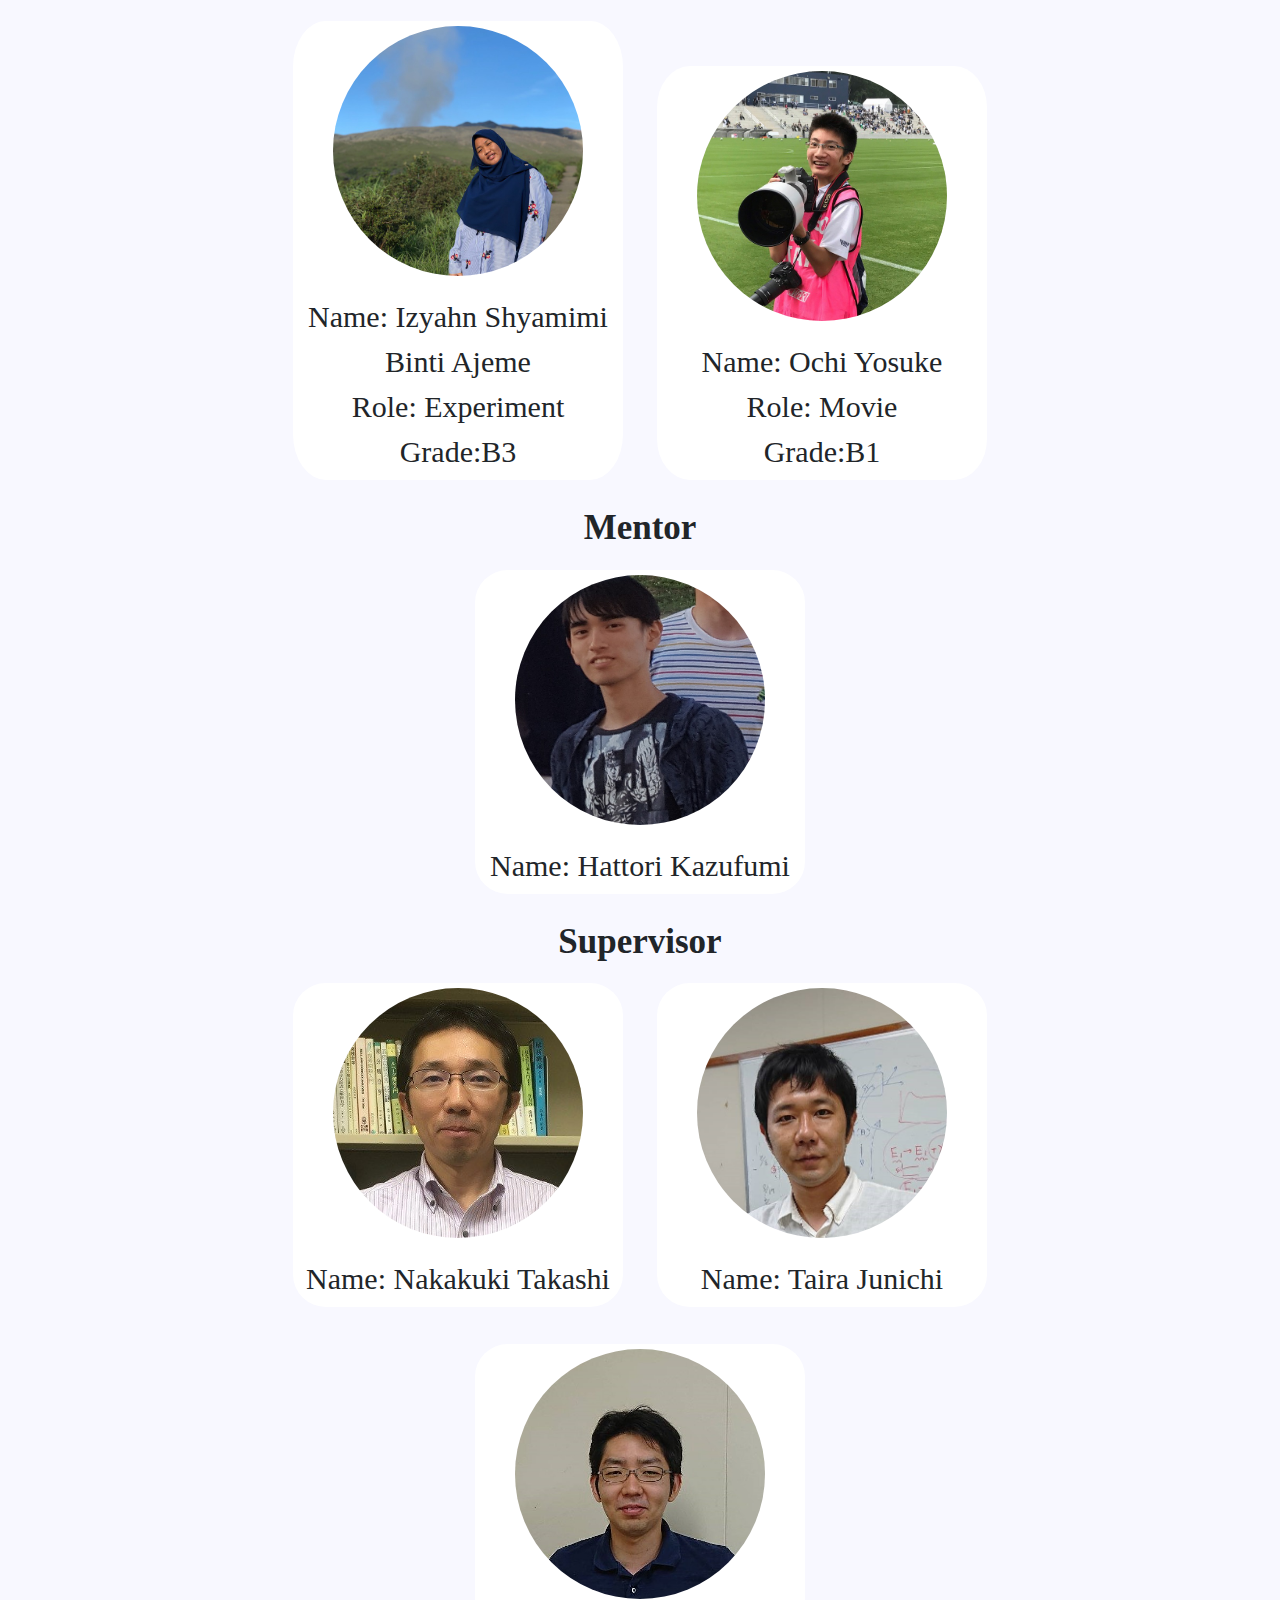
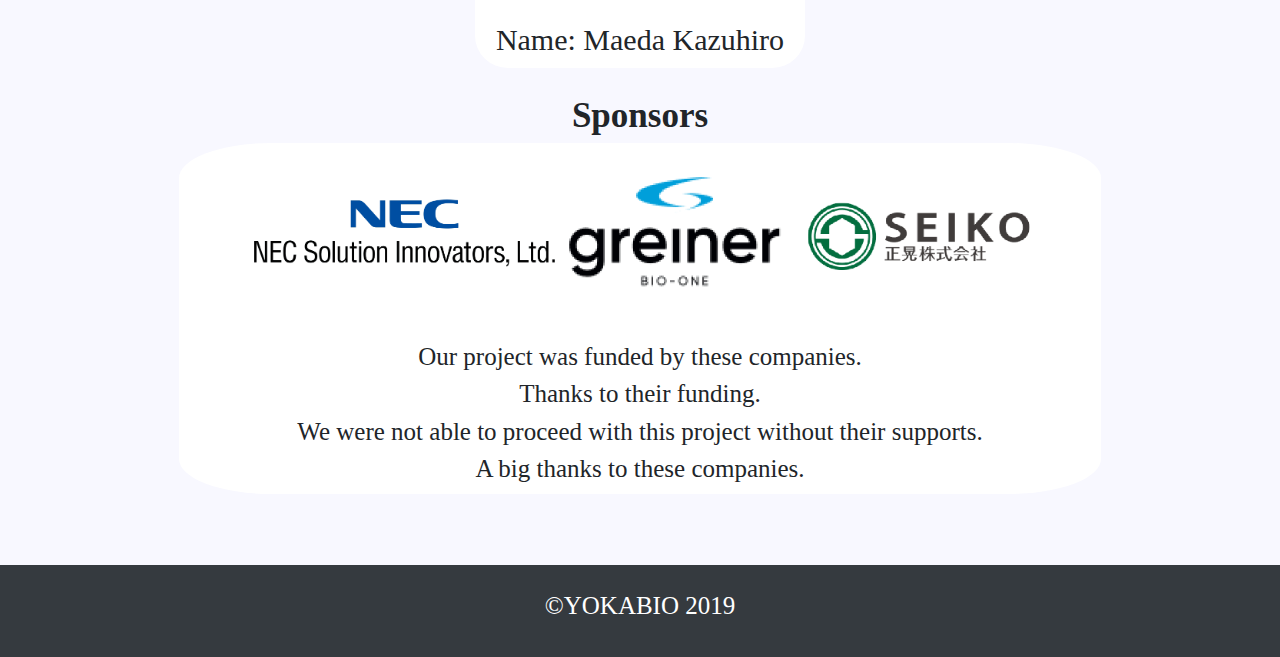
<file: Web/Team/Team.html>
<!doctype html>

<html lang="ja">



<head>

	<meta charset="utf-8">

	<meta name="viewport" content="width=device-width, initial-scale=1, shrink-to-fit=no">

	<meta http-equiv="x-ua-compatible" content="ie=edge">


	<link rel="stylesheet" href="../common.css">


	<link rel="stylesheet" href="https://use.fontawesome.com/releases/v5.2.0/css/all.css" integrity="sha384-hWVjflwFxL6sNzntih27bfxkr27PmbbK/iSvJ+a4+0owXq79v+lsFkW54bOGbiDQ" crossorigin="anonymous">


	<title>YOKABIO2019</title>


	<script src="https://ajax.googleapis.com/ajax/libs/jquery/3.2.1/jquery.min.js"></script>
	<script src="../js/jquery.rwdImageMaps.min.js"></script>
	<script src="../cjs/ham_menu.js"></script>
	<script src="../cjs/imagemap.js"></script>
	<script src="../cjs/menu_scroll.js"></script>
	<script src="../cjs/scroll.js"></script>
	<script src="../cjs/submenu.js"></script>
	<script src="../cjs/submenu_k.js"></script>
	<script src="../cjs/top_image.js"></script>
</head>



<body>
	<!--ハンバーガーメニュー-->
	<div class="navToggle">
		<span></span><span></span><span></span><span>menu</span>
	</div>
	<nav class="globalMenuSp">
		<ul>
			<div class="space"></div><div class="space"></div><div class="space"></div><div class="space"></div>
			<li><a href="../Home/Home.html">Home <span class="caret"></span></a></li>
			<li><a href="../Project/Project.html">Project <span class="caret"></span></a></li>
			<li><a href="../Design/Design.html">Design<span class="caret"></span></a></li>
			<li><a href="../Simulation/Simulation.html">Simulation <span class="caret"></span></a></li>
			<li><a href="../Experiment/Experiment.html">Experiment <span class="caret"></span></a></li>
			<li><a href="../Discussion/Discussion.html">Discussion<span class="caret"></span></a></li>
			<li><a href="../Team/Team.html">Team</a></li>
		</ul>
	</nav>
		
			
	<!--↓ナビゲーションバー(メイン)↓-->
	<nav id="menu-wrap2">
		<div class="cp_navi">
		<ul>
			<li><a href="../Home/Home.html"><img src="../img/icon.png" height="40px"><a></li>
			<li>
				<a href="../Home/Home.html">Home <span class="caret"></span></a>
				<div>
				<ul>
					<li><a href="../Home/Home.html#ABSTRACT">Abstract</a></li>
					<li><a href="../Home/Home.html#YOUTUBE">Youtube</a></li>
				</ul>
				</div>
			</li>
			<li>
				<a href="../Project/Project.html">Project <span class="caret"></span></a>
				<div>
				<ul>
					<li><a href="../Project/Project.html#Background">Background</a></li>
					<li><a href="../Project/Project.html#TheProblem">The Problem</a></li>
					<li><a href="../Project/Project.html#Idea">Our Idea</a></li>
				</ul>
				</div>
			</li>
			<li>
				<a href="../Design/Design.html">Design<span class="caret"></span></a>
				<div>
				<ul>
					<li><a href="../Design/Design.html#Mechanism">Mechanism</a></li>
					<li><a href="../Design/Design.html#DSD">DNA strand displacement reaction</a></li>
					<li><a href="../Design/Design.html#DNAo">DNA origami</a></li>
				</ul>
				</div>
			</li>
			<li>
				<a href="../Simulation/Simulation.html">Simulation <span class="caret"></span></a>
				<div>
				<ul>
					<li><a href="../Simulation/Simulation.html#nupack">Simulation of strand displacement reaction by nupack</a></li>
					<li><a href="../Simulation/Simulation.html#cadnano">Simulation of DNA origami by caDNAno</a></li>
				</ul>
				</div>
			</li>
			<li>
				<a href="../Experiment/Experiment.html">Experiment <span class="caret"></span></a>
				<div>
				<ul>
					<li><a href="../Experiment/Experiment.html#DNAo">DNA origami</a></li>
					<li><a href="../Experiment/Experiment.html#DSDr">DNA strand displacement reaction</a></li>
					<li><a href="../Experiment/Experiment.html#san">DNA strand displacement reaction on the DNA origami</a></li>
				</ul>
				</div>
			</li>
			<li>
				<a href="../Discussion/Discussion.html">Discussion <span class="caret"></span></a>
				<div>
				<ul>
					<li><a href="../Discussion/Discussion.html#Summary">Summary</a></li>
					<li><a href="../Discussion/Discussion.html#eva">Evaluate our method</a></li>
					<li><a href="../Discussion/Discussion.html#Future">Future</a></li>
					<li><a href="../Discussion/Discussion.html#ELSI">ELSI</a></li>
				</ul>
				</div>
			</li>
			<li><a href="../Team/Team.html">Team</a></li>
		</ul>
		</div>
	</nav>
	<!--↑ナビゲーションバー(メイン)↑-->

	
	<!--↓トップに戻るボタン↓-->
	<div id="page_top">
		<i class="fas fa-angle-double-up fa-2x faa-bounce animated-hover top-bottom"></i>
	<a href="#"></a></div>
	<!--↑トップに戻るボタン↑-->
						
	<!--<div class="space"></div>-->

        <main class="container">
				<div class="space"></div>
				<div class="space"></div>
				<div class="space"></div>
				<div class="midasi"><h1>Team</h1></div>
				
			<div class="member_top">
				<h1>Under graduate</h1>
				<div class="member">
					<table>
						<tr><td><img  src="../img/facepicture/koga.jpg"/></td></tr>
						<tr><td><p>Name: Koga Keitaro<br>Role: Web design <br>Grade:B4</p></td></tr>
					</table>
				</div>
				<div class="member">
					<table>
						<tr><td><img  src="../img/facepicture/tamba.jpg"/></td></tr>
						<tr><td><p>Name: Tamba Masaaki<br>Role: Web Design <br>Grade: B4</p></td></tr>
					</table>
				</div>
				<div class="member">
					<table>
						<tr><td><img  src="../img/facepicture/kanegae.jpg"/></td></tr>
						<tr><td><p>Name: Kanegae Taichi<br>Role: Experiment<br>Grade:B3 </p></td></tr>
					</table>
				</div>
				<div class="member">
					<table>
						<tr><td><img  src="../img/facepicture/uramoto1.jpg"/></td></tr>
						<tr><td><p>Name: Uramoto Takuto<br>Role: Movie <br>Grade:B3</p></td></tr>
					</table>
				</div>
				<div class="member">
					<table>
						<tr><td><img  src="../img/facepicture/shirai.jpg"/></td></tr>
						<tr><td><p>Name: Shirai Anna<br>Role: Simulation <br>Grade:B3</p></td></tr>
					</table>
				</div>
				<div class="member">
					<table>
						<tr><td><img  src="../img/facepicture/wada-1.jpg"/></td></tr>
						<tr><td><p>Name: Wada Hitomi <br>Role: Design <br>Grade:B3</p></td></tr>
					</table>
				</div>					
				<div class="member">
					<table>
						<tr><td><img  src="../img/facepicture/izyahn.jpg"/></td></tr>
						<tr><td><p>Name: Izyahn Shyamimi Binti Ajeme<br>Role: Experiment <br>Grade:B3</p></td></tr>
					</table>
				</div>					
				<div class="member">
					<table>
						<tr><td><img  src="../img/facepicture/ochi.jpg"/></td></tr>
						<tr><td><p>Name:  Ochi Yosuke <br>Role: Movie <br>Grade:B1</p></td></tr>
					</table>
				</div>					
				<h1>Mentor</h1>
				<div class="member">
					<table>
						<tr><td><img  src="../img/facepicture/hattori.jpg"/></td></tr>
						<tr><td><p>Name: Hattori Kazufumi </p></td></tr>
					</table>
				</div>
				<h1>Supervisor</h1>
				<div class="member">
					<table>
						<tr><td><img  src="../img/facepicture/nakakuki.jpg"/></td></tr>
							<tr><td><p>Name: Nakakuki Takashi </p></td></tr>
					</table>
				</div>					
				<div class="member">
					<table>
						<tr><td><img  src="../img/facepicture/taira.jpg"/></td></tr>
						<tr><td><p>Name: Taira Junichi </p></td></tr>
					</table>
				</div>					
				<div class="member">
					<table>
						<tr><td><img  src="../img/facepicture/maeda.jpg" width = 40%/></td></tr>
						<tr><td><p>Name: Maeda Kazuhiro </p></td></tr>
					</table>
				</div>
					
				<h1>Sponsors</h1>
				<div class="sponsor">
					<table>
						<tr><td><img src="../img/sponsor/sponsor.png"></td></tr>
							<tr><td><p>Our project was funded by these companies.</p><p>Thanks to their funding.</p><p>We were not able to proceed with this project without their supports.</p><p>A big thanks to these companies.</p></td></tr>
					</table>
				</div>
			</div>
					

        </main>



        <footer>

            <p>&copy;YOKABIO 2019</p>

        </footer>

    </body>
</file>
<file: Web/common.css>
/* 
html5doctor.com Reset Stylesheet
v1.6.1
Last Updated: 2010-09-17
Author: Richard Clark - http://richclarkdesign.com 
Twitter: @rich_clark
*/
html, body, div, span, object, iframe,

h1, h2, h3, h4, h5, h6, p, blockquote, pre,

abbr, address, cite, code,

del, dfn, em, img, ins, kbd, q, samp,

small, strong, var, b, i,

dl, dt, dd, ol, ul, li,

fieldset, form, label, legend,

table, caption, tbody, tfoot, thead, tr, th, td,

article, aside, canvas, details, figcaption, figure, 

footer, header, hgroup, menu, nav, section, summary,

time, mark, audio, video {
	margin:0;
	padding:0;
	border:0;
	outline:0;
	font-size:100%;
	vertical-align:baseline;
	background: transparent;
}

body {
	line-height:1;
}

article,aside,details,figcaption,figure,
footer,header,hgroup,menu,nav,section { 
	display:block;
}

nav ul {
	list-style:none;
}

blockquote, q {
	quotes:none;
}

blockquote:before, blockquote:after,
q:before, q:after {
	content:'';
	content:none;
}

a {
	margin:0;
	padding:0;
	font-size:100%;
	vertical-align:baseline;
	background:transparent;
}

/* change colours to suit your needs */

ins {
	/*三ケタの色RGB（２５５，２５５，２５５）で書けることを示す）*/
	background-color:#ff9;
	color:#000;
	text-decoration:none;
}

/* change colours to suit your needs */
mark {
	background-color:#ff9;
	color:#000; 
	font-style:italic;
	font-weight:bold;
}

del {
	text-decoration: line-through;
}

abbr[title], dfn[title] {
	border-bottom:1px dotted;
	cursor:help;
}

table {
	border-collapse:collapse;
	border-spacing:0;
}

/* change border colour to suit your needs */

hr {
	display:block;
	height:1px;
	border:0;
	border-top:1px solid #cccccc;
	margin:1em 0;
	padding:0;
}

input, select {
	vertical-align:middle;
}

/*----------以上、リセットCSS------------------*/
/*文章の行間などを設定している*/
body {
	position: relative;
	margin: 0;
	font-family:  'Times New Roman',-apple-system,BlinkMacSystemFont,"Segoe UI",Roboto,"Helvetica Neue",Arial,sans-serif,"Apple Color Emoji","Segoe UI Emoji","Segoe UI Symbol";
	font-size: 1rem;
	font-weight: 400;
	line-height: 1.5;
	color: #212529;
	text-align: left;
	background-color: #f8f8ff;/*背景色*/
	
	background-image: url("img/BI.png");
	background-attachment: fixed;
	background-size: 100% 100%;
}
/*ヘッダー（グローバルナビゲーションを囲っている）*/
header {
	text-align: center;
	font-size: 25px;
	height: auto;
	position: relative;/*相対配置*/
	
	width: 100%;
	
	background-image: url("img/BI2.png");
	background-attachment: fixed;
	background-size: 100% 100%;
}
header p {
	position: absolute;
	color: red;/*文字は白に*/
	font-weight: bold; /*太字に*/
	font-size: 2.4em;/*サイズ2倍*/
	font-family: Helvetica , "游ゴシック", sans-serif;
	top: 90%;
	left: 77%;
	-ms-transform: translate(-50%,-50%);
	-webkit-transform: translate(-50%,-50%);
	transform: translate(-50%,-50%);
	margin:0;
	padding:0;
	width: 600px;
}
header video {
	width: 80%;
	height: auto;
	text-align: center;
	background-image: url("img/BI2.png");
	background-attachment: fixed;
	background-size: 100% 100%;
}
header img {
	width: 80%;
	height: auto;
	text-align: center;
	background-image: url("img/BI2.png");
	background-attachment: fixed;
	background-size: 100% 100%;
}
/*Experiment下のexperiment,simulationなどの項目を囲む*/
nav {
	text-align: center;
	font-size: 25px;
	height: auto;
	background: #f8f9fa;
}
/*------------------------------------------------------------------------------------------------------------------------------------------------------------*/
/*本文が中央ぞろえになり左右に余白を設定している。*/
.container{
	margin: 0 10%;
	text-align: center;
	/*background-color: white;*//*サイドメニューの兼ね合いが生じる*/
}
/*section1で設定した文章が灰色の枠に囲まれる*/
.section1 {
	width: 900px;
	height: auto;
	padding-bottom: 2%;
		padding-top: 2%;
		padding-left: 2%;
		padding-right: 2%;
	background-color: white;
	/*background-color: transparent;*/
	border-radius: 1%;
	margin-top: 1%;
	margin-left: auto;
	margin-right: auto;
}
/*section2で設定した文章が白色の枠に囲まれる*/
.section2 {
	width: 900px;
	height: auto;
	padding-bottom: 2%;
		padding-top: 2%;
		padding-left: 2%;
		padding-right: 2%;
	background-color: white;
	/*background-color: transparent;*/
	border-radius: 1%;
	margin-top: 0;/*1%*/
	margin-left: auto;
	margin-right: auto;
}
/*section1のh1で囲まれた題名(experience,simulation)が強調表示される。*/
.section1 h1{
	color: black;
	text-align: left;
	font-size: 35px;
	padding-top: 2%;
	padding-bottom: 2%;
	padding-left: 2%;
	
	padding: 0.5em 0;/*上下の余白*/
	border-top: solid 3px #364e96;/*上線*/
	border-bottom: solid 3px #364e96;/*下線*/

}
/*section2の題名(experience,simulation)が強調表示される。*/
.section2 h1{
	color: black;
	text-align: left;
	font-size: 35px;
	padding-top: 2%;
	padding-bottom: 2%;
	padding-left: 2%;
	
	padding: 0.5em 0;/*上下の余白*/
	border-top: solid 3px #364e96;/*上線*/
	border-bottom: solid 3px #364e96;/*下線*/
}
/*section1のh2で囲まれた題名(experience,simulation)が強調表示される。fontsizeが違う*/
.section1 h2{
	color: black;
	text-align: left;
	font-size: 25px;
	padding-top: 2%;
	padding-bottom: 2%;
	padding-left: 2%;
}
/*section2のh2で囲まれた題名(experience,simulation)が強調表示される。fontsizeが違う*/
.section2 h2{
	color: black;
	text-align: left;
	font-size: 25px;
	padding-top: 2%;
	padding-bottom: 2%;
	padding-left: 2%;
}
/*section1で囲まれた文章の表示が変わる*/
.section1 p{
	text-align: justify;
	font-size: 20px;
	padding-left: 3%;
	padding-right: 3%;
}
/*section2で囲まれた文章の表示が変わる*/
.section2 p{
	text-align: justify;
	font-size: 20px;
	padding-left: 3%;
	padding-right: 3%;
}
/*------------------------------------------------------------------------------------------------------------------------------------------------------------*/
.section1 ol{
	padding-left: 40px;
	padding-right: 10px;
	padding-top: 10px;
	padding-bottom: 10px
}
/*section2の題名(experience,simulation)が強調表示される。*/
.section2 ol{
	padding-left: 30px;
	padding-right: 10px;
	padding-top: 10px;
	padding-bottom: 10px
}
/*section1のh1で囲まれた題名(experience,simulation)が強調表示される。*/
.section1 ol li{
	text-align: left;
	font-size: 20px;
	padding-left: 1%;
	padding-right: 1%;

}
/*section2の題名(experience,simulation)が強調表示される。*/
.section2 ol li{
	text-align: left;
	font-size: 20px;
	padding-left: 1%;
	padding-right: 1%;
}

/*section1のh1で囲まれた題名(experience,simulation)が強調表示される。*/
.section1 ul{
	padding-left: 40px;
	padding-right: 10px;
	padding-top: 10px;
	padding-bottom: 10px

}
/*section2の題名(experience,simulation)が強調表示される。*/
.section2 ul{
	padding-left: 30px;
	padding-right: 10px;
	padding-top: 10px;
	padding-bottom: 10px
}
/*section1のh1で囲まれた題名(experience,simulation)が強調表示される。*/
.section1 ul li{
	text-align: justify;
	font-size: 20px;
	padding-left: 1%;
	padding-right: 1%;

}
/*section2の題名(experience,simulation)が強調表示される。*/
.section2 ul li{
	text-align: justify;
	font-size: 20px;
	padding-left: 1%;
	padding-right: 1%;
}
.section1 pre{
	text-align: left;
	font-size: 20px;
	width: 100%
	padding-left: 3%;
	padding-right: 3%;
}
/*------------------------------------------------------------------------------------------------------------------------------------------------------------*/
.space {
	width: auto;
	height: 20px;
	margin: auto;
	background: transparent;
}
.space2{
	display: inline-block;
	float: left
	background-color: transparent;
	width: 10px;
	height: auto;
	padding-bottom: 3%;
	border-radius: 1%;
	margin-top: 1%;
	margin-left: auto;
	margin-right: auto;*/
}
/*------------------------------------------------------------------------------------------------------------------------------------------------------------*/
/*一番下のcYOKABIOの表示をよくする*/
footer {
	height: 70px;
	font-size: 25px;
	padding-top: 22px;
	margin-top: 5%;
	background-color: #353A3F;
	color: white;
	text-align: center;
}
footer p{
	background-color: #353A3F;
	color: white;
}
/*------------------------------------------------------------------------------------------------------------------------------------------------------------*/
/*↓トップに戻るボタン用（使っていない）↓*/
#page_top{
	width: 50px;
	height: 50px;
	position: fixed;
	right: 10px;
	bottom: 10px;
	background: gray;
	opacity: 0.6;
	border-radius: 50%;
}

#page_top a{
	position: relative;
	display: block;
	width: 50px;
	height: 50px;
	text-decoration: none;
}

.top-bottom{
	position: fixed;
	right: 25px;
	bottom: 20px;
	color: whitesmoke;
}
/*------------------------------------------------------------------------------------------------------------------------------------------------------------*/
/*メニューを下スクロールで隠すため*/
#menu-wrap2 {
	position: fixed;
	z-index: 9999;
	width: 100%;
	/*left: 0;*/
	top: 0;
	/*上野メニューの色を変える*/
	background: rgba(0,0,0,.9);;
	transition: .3s;
}
/*メニューを下スクロールで隠すため*/
#menu-wrap {
	position: fixed;
	z-index: 9999;
	width: 100%;
	/*left: 0;*/
	top: 0;
	/*上野メニューの色を変える*/
	background: rgba(0,0,0,.0);
	transition: .3s;
}/*
#menu {
	list-style-type: none;
	width: 960px;
	margin: 0px auto;
	padding: 0;
}
#menu li {
	width: 20%;
	float: left;
	margin: 0;
	padding: 0;
	text-align: center;
}
#menu li a {
	display: block;
	width : 100%;
	padding: 20px 0;
	color: #fff;
	font-size: 14px;
	line-height: 1;
	text-decoration: none;
	transition: .3s;*/
}/*hoverでカーソル時に色を付ける*//*
#menu li a:hover {
	background: rgba(0,0,0,.3); 
}*//*------------------------------------------------------------------------------------------------------------------------------------------------------------*/

/*ナビゲーション（上につくメニュー欄）*/
.cp_navi {
	background-color: black;
	border: 1px solid #dedede;
	border-radius: 4px;
	box-shadow: 0 2px 2px -1px rgba(0, 0, 0, 0.055);
	color: #888888;
	display: block;
	margin: 1em 0%;
	overflow: hidden;
	width: 100%;
}
.cp_navi ul {
	margin: 0;
	padding: 0;
}
.cp_navi ul li {
	display: inline-block;
	list-style-type: none;
	-webkit-transition: all 0.2s;
	        transition: all 0.2s;
}
.cp_navi ul li a img{
	padding-top: 10px;
}
/*タイトル*/
.cp_navi ul li h1{
	display: inline-block;
	list-style-type: none;
	-webkit-transition: all 0.2s;
	        transition: all 0.2s;
}
/*下▲マーク*/
.cp_navi > ul > li > a > .caret {
	border-top: 4px solid #aaaaaa;
	border-right: 4px solid transparent;
	border-left: 4px solid transparent;
	content: '';
	display: inline-block;
	height: 0;
	width: 0;
	vertical-align: middle;
	-webkit-transition: color 0.1s linear;
	        transition: color 0.1s linear;
}
/*マークの下に表示*/
.cp_navi > ul > li > a {
	/*Homeなどの文字の色*/
	/*color: #aaaaaa;*/
	color: white;
	display: block;
	line-height: 40px;/*line-height: 56px;*/
	padding: 0 10px;
	text-decoration: none;
}/*触ると赤くなる →修正して水色に変更(古賀)*/
.cp_navi > ul > li:hover {
	background-color: rgb(106, 181, 252);
}
.cp_navi > ul > li:hover > a {
	color: rgb( 255, 255, 255 );
}
.cp_navi > ul > li:hover > a > .caret {
	border-top-color: rgb( 255, 255, 255 );
}
/*下につくものがボックスになる*/
.cp_navi > ul > li > div {
	/*下につけたものを同様に水色に変更(古賀)*/
	background-color: rgb(106, 181, 252);
	border-top: 0;
	border-radius: 0 0 4px 4px;
	box-shadow: 0 2px 2px -1px rgba(0, 0, 0, 0.055);
	display: none;
	margin: 0;
	opacity: 0;
	position: absolute;
	width: 300px;/*165px*/
	visibility: hidden;
	-webkit-transiton: opacity 0.2s;
	       transition: opacity 0.2s;
}
/*カーソル合わせると下に表示が出る visibilityはボックスの表示（visible）・非表示（hidden）を指定する際に使用*/
.cp_navi > ul > li:hover > div {
	display: block;
	opacity: 1;
	visibility: visible;
}
/*下に表示されるのが横から縦の表示になる*/
.cp_navi > ul > li > div ul > li {
	display: block;
}
/*下表示をきれいにする*/
.cp_navi > ul > li > div ul > li > a {
	color: #ffffff;
	display: block;
	padding: 5px 24px;/*padding: 12px 24px;*/
	text-decoration: none;
	
	border-bottom: solid 1px rgba( 255, 255, 255, 0.2);/*下線 追加部分*/
}
/*下表示にカーソル合わせたときに反応する*/
.cp_navi > ul > li > div ul > li:hover > a {
	background-color: rgba( 255, 255, 255, 0.1);
}
/*------------------------------------------------------------------------------------------------------------------------------------------------------------*/
/*↓サブナビゲーションバー用(スクロールに追従させる)↓sticky使うので使わない*/
.is-fixed {
	position: fixed;
		display:block;
	top: 0;
	left: 0;
	z-index: 2;
	width: 100%;
}
/*↑サブナビゲーションバー用↑*/
/*------------------------------------------------------------------------------------------------------------------------------------------------------------*/
/*サブナビゲーション*/
#na{
	float: left;
	width: 150px;
	
	position: -webkit-sticky;
	position: sticky;
	top: 4em; /*ここで止める位置を調整する*/
	
	/*background-color: gray;
	border-radius: 1%;*/
}
#navitop{
	float: left;
	display:block;
	margin-left:1%;
	margin-top:3%;
	padding-left:0;
	list-style-type:none;
	/*border-top:1px solid #cccccc;*/
	width: 150px;

	font-size: 30px;
}
#navitop  a{
	display:block;
	padding:5px 0px 5px 5px;
	/*background-color:#eeeeee;*/
	background:transparent;
	text-decoration:none;
	color:#555555;
	width:auto;

	text-align: left;
}
#navitop li a img{
	display:block;
	background:transparent;
	width:150px;
	height; auto;

}
#navitop li a img.hover{
	background-color:#aaaaaa;
}
/*サブメニュー（横にくっついているやつ）*/
#navi{
	float: left;
	display:inline-block;
	margin-left:1%;
	margin-top:5%;
	padding-left:0;
	list-style-type:none;
	/*border-top:1px solid #cccccc;*/
	width: 200px;

	border-left: solid 2px blue;
	font-size: 20px;
}

#navi li{
	/*border-left:1px solid #cccccc;
	border-right:1px solid #cccccc;
	border-bottom:1px solid #cccccc;*/
}

#navi  a{
	display:block;
	padding:5px 0px 5px 5px;
	/*background-color:#eeeeee;*/
	background:transparent;
	text-decoration:none;
	color:#555555;
	width:auto;

	text-align: left;
}

#navi a:hover{
	background-color:#aaaaaa;
}

#navi li.on{
	font-weight:bold;
}

/*sabumenyu強引なので変えたい*/
#navitop2{
	float: left;
	display:block;
	margin-left:0;
	margin-top:15%;
	padding-left:0;
	list-style-type:none;
	/*border-top:1px solid #cccccc;*/
	width: 150px;

	font-size: 30px;
}
#navitop2  a{
	display:block;
	padding:5px 0px 5px 0px;
	/*background-color:#eeeeee;*/
	background:transparent;
	text-decoration:none;
	color:#555555;
	width:auto;

	text-align: left;
}
/*サブメニュー（横にくっついているやつ）*/
#navi2{
	float: left;
	/*display:inline-block;*/
	margin-left:0;
	margin-top:10%;
	padding-left:0;
	list-style-type:none;
	/*border-top:1px solid #cccccc;*/
	width: 150px;

	border-left: solid 2px blue;
	font-size: 20px;
}

#navi2 li{
	/*border-left:1px solid #cccccc;
	border-right:1px solid #cccccc;
	border-bottom:1px solid #cccccc;*/
}

#navi2  a{
	display:block;
	padding:5px 0px 5px 5px;
	/*background-color:#eeeeee;*/
	background:transparent;
	text-decoration:none;
	color:#555555;
	width:auto;

	text-align: left;
}

#navi2 a:hover{
	background-color:#aaaaaa;
}

#navi2 li.on{
	font-weight:bold;
}
/*------------------------------------------------------------------------------------------------------------------------------------------------------------*/
p.break{
	word-break: break-all;
}
/*------------------------------------------------------------------------------------------------------------------------------------------------------------*/
.navToggle {
	display: block;
	position: fixed;    /* bodyに対しての絶対位置指定 */
	left: 13px;
	top: 12px;
	width: 42px;
	height: 51px;
	cursor: pointer;
	z-index: 3;
	background-color: #666;/*広げる前の色#666 rgb(106, 181, 252, 0.9)*/
	text-align: center;
}
 
.navToggle span {
	display: block;
	position: absolute;    /* .navToggleに対して */
	width: 30px;
	border-bottom: solid 3px #eee;
	-webkit-transition: .35s ease-in-out;
	-moz-transition: .35s ease-in-out;
	transition: .35s ease-in-out;
	left: 6px;
}
 
.navToggle span:nth-child(1) {
	top: 9px;
}
 
.navToggle span:nth-child(2) {
	top: 18px;
}
 
.navToggle span:nth-child(3) {
	top: 27px;
}
 
.navToggle span:nth-child(4) {
	border: none;
	color: #eee;
	font-size: 9px;
	font-weight: bold;
	top: 34px;
}

/* 最初のspanをマイナス45度に */
.navToggle.active span:nth-child(1) {
	top: 18px;
	left: 6px;
	-webkit-transform: rotate(-45deg);
	-moz-transform: rotate(-45deg);
	transform: rotate(-45deg);
}
 
/* 2番目と3番目のspanを45度に */
.navToggle.active span:nth-child(2),
.navToggle.active span:nth-child(3) {
	top: 18px;
	-webkit-transform: rotate(45deg);
	-moz-transform: rotate(45deg);
	transform: rotate(45deg);
}

nav.globalMenuSp {
	display: block;/**/
	position: fixed;
	z-index: 2;
	top: 0;
	left: 0;
	background-color: #ccc;/*	background: #fff; #ccc*/
	color: #000;
	text-align: center;
	transform: translateX(-120%);/*XとYで横から出てくるか縦から出てくるか指定できる*/
	transition: all 0.6s;
	width: 40%;/*100%だと画面一杯*/
	
	height: 100%;
	float:left;/*左側に配置したいとき*/
	overflow: scroll;
}
 
nav.globalMenuSp ul {
	background-color: #ccc;
	margin: 0 auto;
	padding: 0;
	width: 100%;
}
 
nav.globalMenuSp ul li {
	font-size: 0.9em;/*文字の大きさ*/
	list-style-type: none;
	padding: 0;
	width: 100%;
	border-bottom: 1px dotted #333;/*文字の境に点線*/
}
 
/* 最後はラインを描かない */
nav.globalMenuSp ul li:last-child {
	padding-bottom: 0;
	border-bottom: none;
}
 
nav.globalMenuSp ul li a {
	display: block;
	color: #000;/*文字の色*/
	padding: 0.2em 0;/*縦方向の幅を指定できる*/
}
 
/* このクラスを、jQueryで付与・削除する */
nav.globalMenuSp.active {
	transform: translateX(0%);/*-100と０で移動する*/
}

/*------------------------------------------------------------------------------------------------------------------------------------------------------------*/
.header{
	paddig: 10px 10px 0 10px;
	background-color: #8abc60;
}

.header h1{
	margine: 0;
	font-size:24px;
	line-height: 1;
}

.header h1 a{
	color: #fff;
	text-decoration:none;
}

.header .logo{
	margine: 0 10px 0 0;
	border: none;
	vertical-align: -15px;
}
/*------------------------------------------------------------------------------------------------------------------------------------------------------------*/
/*スクロールダウンボタン*/
header a {
	padding-top: 60px;
	position: absolute;
	bottom: 0px;
	left: 50%;
	z-index: 2;
	display: inline-block;
	-webkit-transform: translate(0, -50%);
	transform: translate(0, -50%);
	text-decoration: none;
	color: black;/*スクロールボタンの文字の色*/
}
header a span {
	position: absolute;
	top: 0;
	left: 50%;
	width: 46px;
	height: 46px;
	margin-left: -23px;
	border: 1px solid black;/*#fff*/
	border-radius: 100%;
	box-sizing: border-box;
}
header a span::after {
	position: absolute;
	top: 50%;
	left: 50%;
	content: '';
	width: 16px;
	height: 16px;
	margin: -12px 0 0 -8px;
	border-left: 1px solid black;
	border-bottom: 1px solid black;
	-webkit-transform: rotate(-45deg);
	transform: rotate(-45deg);
	box-sizing: border-box;
}
header a span::before {
	position: absolute;
	top: 0;
	left: 0;
	z-index: -1;
	content: '';
	width: 44px;
	height: 44px;
	box-shadow: 0 0 0 0 rgba(255,255,255,.1);/*255→0*/
	border-radius: 100%;
	opacity: 0;
	-webkit-animation: sdb 3s infinite;
	animation: sdb 3s infinite;
	box-sizing: border-box;
}
@-webkit-keyframes sdb {
	0% {
		opacity: 0;
	}
	30% {
		opacity: 1;
	}
	60% {
		box-shadow: 0 0 0 60px rgba(0,0,0,.1);
		opacity: 0;
	}
	100% {
		opacity: 0;
	}
}
@keyframes sdb {
	0% {
		opacity: 0;
	}
	30% {
		opacity: 1;
	}
	60% {
		box-shadow: 0 0 0 60px rgba(0,0,0,.1);
	opacity: 0;
	}
	100% {
		opacity: 0;
	}
}
/*------------------------------------------------------------------------------------------------------------------------------------------------------------*/
/*図表の設定を行う*/
.figure{
}

.figure img{
	width: 70%;
	height: auto;
}

.figure video{
	width: 70%;
	height: auto;
}

.figure h1{
	/*color: black;*/
	text-align: center;
	font-size: 25px;
	padding-bottom: 2%;
	padding-left: 2%;
	padding: 0;/*上下の余白*/
	border-top: 0;/*上線*/
	border-bottom: 0;/*下線*/
}

.figure p{
	text-align: left;
	font-size: 18px;
	padding-left: 3%;
	padding-right: 3%;
	text-align:	center;
}
/*------------------------------------------------------------------------------------------------------------------------------------------------------------*/
/*ソースコードを乗せるためのスライドパネル*/
input {
	display: none;
}
label {
	cursor: pointer;
	display: inline-block;
	padding: 10px 20px;
	border-radius: 4px;
	background: #0bd;
	color: #FFF;
	-webkit-transition: 0.1s;
	transition: 0.1s;
	width: 100px;
}
label:hover {
	background: #0090aa;
}
.panel {
	-webkit-transition: .3s ease;
	transition: .3s ease;
	height: 0;
	overflow: hidden;
	background: #F5F0CF;
	margin-top: 10px;
	padding: 0;
	border-radius: 5px;
}
input:checked + .panel {
	height: auto;
	padding: 15px;
}

/*下向き矢印*/
label span{
	display: inline-block;
	width: 0;
	height: 0;
	border-left: 5px solid transparent;
	border-right: 5px solid transparent;
	border-top: 5px solid white;
}
/*------------------------------------------------------------------------------------------------------------------------------------------------------------*/
.midasi{
	text-align:center;
	width: 900px;
	height: auto;
	padding-bottom: 3%;
	margin-top: 1%;
	margin-left: auto;
	margin-right: auto;
}
.midasi h1 {
	font-size: 40px;
	/*見出しを白→藍色へのグラデーションに変更(古賀)*/
	background: linear-gradient(#ffffff,#020085); /*背景色*/
	padding: 0.5em;/*文字周りの余白*/
	color: white;/*文字を白に*/
	
}
/*------------------------------------------------------------------------------------------------------------------------------------------------------------*/
/*edit by koga */
.photo {
	width:	100%;
	margin:		0;
	padding:	30;
	position:	relative; /* 相対位置指定 */
}
.photo img {
	width:		100%;
}
.text {
	width:		100%;
	font-size:	300%;
	text-align:	center;
	bottom:		10%;
	margin:		0;
	padding:	0;
	color:		#fff;
	background:	rgba(0,0,0,0.5); /* 帯の透明度 */
	position:	absolute; /* 絶対位置指定 */
}
/*------------------------------------------------------------------------------------------------------------------------------------------------------------*/
			
@media screen and (max-width:1750px){
	#navi{
		width: 150px;
	}
}

@media screen and (max-width:1260px){
	#navitop{
		width: 100px;
		font-size: 25px;
	}
	#navitop li a img{
		width:100px;
	}
	#navi{
		width: 100px;
		font-size: 15px;
	}
}
@media screen and (max-width:1185px){
	#navitop{
		width: 85px;
		font-size: 15px;
	}
	#navitop li a img{
		width:85px;
	}
	#navi{
		width: 85px;
		font-size: 12px;
	}
	body {
		background-image: url("img/BI2.png");
	}
}
@media screen and (max-width:1080px){
	#navitop{
		display: none;
	}
	#navitop2{
		display: none;
	}
}
@media screen and (max-width:900px){
	.cp_navi{
		display: none;
	}
}
@media screen and (max-width:1000px){
.cp_navi ul li img{
		display: none;
	}
}
@media screen and (min-width:901px){
	.navToggle {
		display: none;
	}
}
@media screen and (min-width:900px){
	nav.globalMenuSp {
		display: none;/**/
	}
}
@media screen and (max-width:1000px){
    .section1 {
		width: auto;
	}
	.section2 {
		width: auto;
	}	
	
}
@media screen and (max-width:1000px){
	.midasi{
		width: auto;
	}
}
@media screen and (max-width:1350px){
	header p {
		position: absolute;
		font-weight: bold; /*太字に*/
		font-size: 1.5em;/*サイズ2倍2em*/
		top: 90%;
		left: 70%;
		width: 400px;
	}
}
/*スマートフォンの大きさの時*/
@media screen and (max-width:650px){
	/*本文が中央ぞろえになり左右に余白を設定している。*/
	.container{
		margin: 0;
		text-align: center;
	}
	/*section1で設定した文章が灰色の枠に囲まれる*/
	.section1 {
		width: auto;
		height: auto;
		padding-bottom: 0;
		/*background-color: gainsboro;*/
		background-color: white;
		border-radius: 0;
		margin-top: 1%;
		margin-left: auto;
		margin-right: auto;
	}
	/*section2で設定した文章が白色の枠に囲まれる*/
	.section2 {
		width: auto;
		height: auto;
		padding-bottom: 0;
		/*background-color: gainsboro;*/
		background-color: white;
		border-radius: 0;
		margin-top: 1%;
		margin-left: auto;
		margin-right: auto;
	}
	/*section1のh1で囲まれた題名(experience,simulation)が強調表示される。*/
	.section1 h1{
		color: black;
		text-align: left;
		font-size: 25px;
		padding-top: 1%;
		padding-bottom: 1%;
		padding-left: 1%;
	
		padding: 0.2em 0;/*上下の余白0.5*/
		border-top: solid 3px #364e96;/*上線*/
		border-bottom: solid 3px #364e96;/*下線*/
	}
	/*section2の題名(experience,simulation)が強調表示される。*/
	.section2 h1{
		color: black;
		text-align: left;
		font-size: 25px;
		padding-top: 1%;
		padding-bottom: 1%;
		padding-left: 1%;
	
		padding: 0.2em 0;/*上下の余白0.5*/
		border-top: solid 3px #364e96;/*上線*/
		border-bottom: solid 3px #364e96;/*下線*/
	}
	/*section1のh2で囲まれた題名(experience,simulation)が強調表示される。fontsizeが違う*/
	.section1 h2{
		color: black;
		text-align: left;
		font-size: 15px;
		padding-top: 2%;
		padding-bottom: 2%;
		padding-left: 2%;
	}
	/*section2のh2で囲まれた題名(experience,simulation)が強調表示される。fontsizeが違う*/
	.section2 h2{
		color: black;
		text-align: left;
		font-size: 15px;
		padding-top: 1%;
		padding-bottom: 1%;
		padding-left: 1%;
	}
	/*section1で囲まれた文章の表示が変わる*/
	.section1 p{
	text-align: justify;
		font-size: 14px;
		padding-left: 2%;
		padding-right: 2%;
	}
	/*section2で囲まれた文章の表示が変わる*/
	.section2 p{
	text-align: justify;
		font-size: 14px;
		padding-left: 2%;
		padding-right: 2%;
	}

	.section1 ol{
		padding-left: 40px;
		padding-right: 10px;
		padding-top: 10px;
		padding-bottom: 10px
	}
	.section2 ol{
		padding-left: 30px;
		padding-right: 10px;
		padding-top: 10px;
		padding-bottom: 10px
	}
	.section1 ol li{
		text-align: left;
		font-size: 14px;
		padding-left: 1%;
		padding-right: 1%;
	}
	.section2 ol li{
		text-align: left;
		font-size: 14px;
		padding-left: 1%;
		padding-right: 1%;
	}

	.section1 ul{
		padding-left: 40px;
		padding-right: 10px;
		padding-top: 10px;
		padding-bottom: 10px
	}
	.section2 ul{
		padding-left: 30px;
		padding-right: 10px;
		padding-top: 10px;
		padding-bottom: 10px
	}
	.section1 ul li{
		text-align: left;
		font-size: 14px;
		padding-left: 1%;
		padding-right: 1%;
	}
	.section2 ul li{
		text-align: left;
		font-size: 14px;
		padding-left: 1%;
		padding-right: 1%;
}

	header p {
		position: absolute;
		font-weight: bold; /*太字に*/
		font-size: 1.0em;/*サイズ2倍*/
		top:87%;
		left: 50%;
		width: 500px;
	}
	/*図表の設定を行う*/
	.figure{
	}

	.figure img{
		width: 70%;
		height: auto;
	}

	.figure video{
		width: 70%;
		height: auto;
	}

	.figure h1{
		/*color: black;*/
		text-align: center;
		font-size: 20px;
		padding-bottom: 2%;
		padding-left: 2%;
		padding: 0;/*上下の余白*/
		border-top: 0;/*上線*/
		border-bottom: 0;/*下線*/
	}

	.figure p{
		text-align: left;
		font-size: 14px;
		padding-left: 3%;
		padding-right: 3%;
		text-align:	center;
	}
}
@media screen and (max-width:1250px){
	header a{
		display:none;
	}
}
/*------------------------------------------------------------------------------------------------------------------------------------------------------------*/
.array{
}
.array p{
	text-align: left;
	font-size: 18px;
	padding-left: 3%;
	padding-right: 3%;
	border: 1px solid #ddd;
}
@media screen and (max-width:1000px){
	.array p{
		text-align: left;
		font-size: 15px;
		padding-left: 3%;
		padding-right: 3%;
		border: 1px solid #ddd;
	}
}
@media screen and (max-width:700px){
	.array p{
		text-align: left;
		font-size: 11px;
		padding-left: 3%;
		padding-right: 3%;
		border: 1px solid #ddd;
	}
}
/*------------------------------------------------------------------------------------------------------------------------------------------------------------*/
.member_top{
	display: inline-block;
	text-align: center;
	width: 90%;
}
.member_top h1{
	font-size: 35px;
}
.member_top p{
	font-size: 30px;
}
.member{
	display: inline-block;
	width: 330px;
	background-color: WHITE;
	border-radius: 10%;
	margin: 15px;
}
.member table{
	pointer-events: none;
	border-collapse: collapse;
	border-spacing: 0;
	width: 100%;
}

.member table tr{
  border-bottom: solid 1px transparent;
  cursor: pointer;
}

.member table th,table td{
  text-align: center;
  width: 30%;
  padding: 5px 0;
}

.member table img{
    border-radius: 50%;  /* 角丸半径を50%にする(=円形にする) */
    width:  250px;       /* ※縦横を同値に */
    height: 250px;       /* ※縦横を同値に */
}

.member table p{
	text-align: center;
	font-size: 30px;
	padding-left: 0%;
	padding-top: 0%;
}
.sponsor{
	display: inline-block;
	width: 100%;
	background-color: WHITE;
	border-radius: 10%;
}

.sponsor table{
	pointer-events: none;
	border-collapse: collapse;
	border-spacing: 0;
	width: 100%;
}

.sponsor table tr{
  border-bottom: solid 1px transparent;
  cursor: pointer;
}

.sponsor table th,table td{
  text-align: center;
  width: 30%;
  padding: 5px 0;
}

.sponsor table img{
    width:  90%;
}

.sponsor table p{
	text-align: center;
	font-size: 25px;
	padding-left: 0%;
	padding-top: 0%;
}
/*------------------------------------------------------------------------------------------------------------------------------------------------------------*/
.imageIn {
	width: 100%;
}

img[usemap] {
    max-width: 100%;
    height: auto;
}

/*------------------------------------------------------------------------------------------------------------------------------------------------------------*/
.btnblock{
	text-align: right;
}
.btn{
  position: relative;
  display: inline-block;
  border-radius: 5px;
  background-color: grey;
  padding: 10px;
  text-align: center;
  color: white;
  width: 250px;
  font-size: 15px;
}
.btn:after{
  display: block;
  content: "";
  position: absolute;
  top: 50%;
  right: 10px;
  width: 6px;
  height: 6px;
  margin: -4px 0 0 0;
  border-top: solid 2px #fff;
  border-right: solid 2px #fff;
  -webkit-transform: rotate(45deg);
          transform: rotate(45deg);
}
</file>
